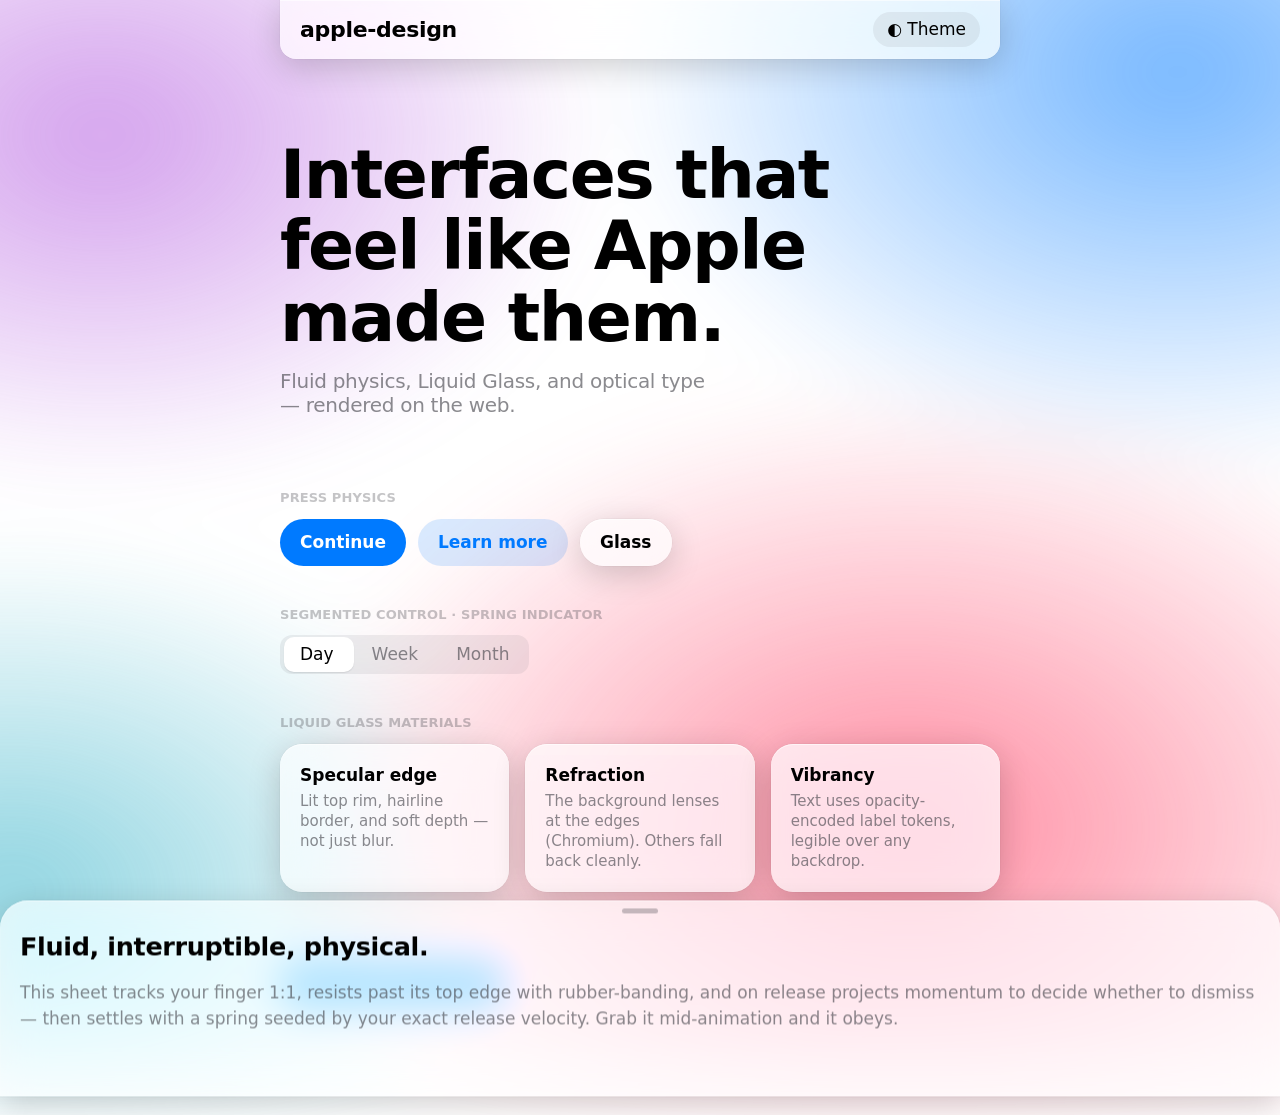
<file: .claude/skills/apple-design-glass/demos/index.html>
<!doctype html>
<html lang="en">
<head>
<meta charset="utf-8" />
<meta name="viewport" content="width=device-width, initial-scale=1, viewport-fit=cover" />
<title>apple-design · showcase</title>

<!-- Validates the real token file works via a relative import. -->
<link rel="stylesheet" href="../assets/tokens.css" />

<!-- SVG refraction filter for the hero Liquid Glass (Chromium enhances; others get clean glass). -->
<svg width="0" height="0" style="position:absolute" aria-hidden="true">
  <filter id="liquid-refraction" x="-20%" y="-20%" width="140%" height="140%">
    <feTurbulence type="fractalNoise" baseFrequency="0.008 0.012" numOctaves="2" seed="4" result="noise"/>
    <feGaussianBlur in="noise" stdDeviation="2" result="soft"/>
    <feDisplacementMap in="SourceGraphic" in2="soft" scale="16" xChannelSelector="R" yChannelSelector="G"/>
  </filter>
</svg>

<style>
  /* ---- page-local material + component styles (reference tokens only) ---- */
  body { min-height: 100vh; }
  .wrap { max-width: 720px; margin: 0 auto; padding: 0 var(--space-6) var(--space-12); }

  /* animated ambient background so glass has something colorful to refract */
  .aurora { position: fixed; inset: -20%; z-index: -1; filter: blur(40px);
    background:
      radial-gradient(40% 40% at 20% 25%, var(--purple), transparent 70%),
      radial-gradient(45% 45% at 80% 20%, var(--blue), transparent 70%),
      radial-gradient(50% 50% at 65% 80%, var(--pink), transparent 70%),
      radial-gradient(40% 40% at 15% 85%, var(--teal), transparent 70%);
    opacity: 0.55; animation: drift 24s ease-in-out infinite alternate; }
  @keyframes drift { to { transform: translate3d(4%, -3%, 0) scale(1.1); } }

  .glass {
    background: var(--material-regular-tint);
    -webkit-backdrop-filter: blur(20px) saturate(180%);
            backdrop-filter: blur(20px) saturate(180%);
    box-shadow:
      inset 0 1px 0 rgba(255,255,255,0.55),
      inset 0 0 0 0.5px rgba(255,255,255,0.18),
      0 0 0 0.5px rgba(0,0,0,0.06),
      var(--shadow-glass);
  }
  @media (prefers-color-scheme: dark) { :root:not([data-theme="light"]) .glass {
    box-shadow: inset 0 1px 0 rgba(255,255,255,0.12), inset 0 0 0 0.5px rgba(255,255,255,0.06),
      0 0 0 0.5px rgba(0,0,0,0.4), var(--shadow-glass); } }
  [data-theme="dark"] .glass { box-shadow: inset 0 1px 0 rgba(255,255,255,0.12),
    inset 0 0 0 0.5px rgba(255,255,255,0.06), 0 0 0 0.5px rgba(0,0,0,0.4), var(--shadow-glass); }
  @supports not ((backdrop-filter: blur(1px)) or (-webkit-backdrop-filter: blur(1px))) {
    .glass { background: color-mix(in srgb, var(--bg) 88%, transparent); } }
  @media (prefers-reduced-transparency: reduce) {
    .glass { background: var(--bg); backdrop-filter: none; -webkit-backdrop-filter: none; } }

  /* nav */
  .nav { position: sticky; top: 0; z-index: 100; display: flex; align-items: center;
    justify-content: space-between; padding: var(--space-4) var(--space-6);
    border-radius: 0 0 var(--radius-lg) var(--radius-lg); margin-bottom: var(--space-8);
    transition: padding var(--duration-base) var(--ease-out); }
  .nav.condensed { padding-block: var(--space-3); }
  .nav-title { font-weight: var(--weight-bold); letter-spacing: var(--tracking-snug);
    font-size: var(--text-title-2); transition: font-size var(--duration-base) var(--ease-out); }
  .nav.condensed .nav-title { font-size: var(--text-headline); }

  /* typography demo */
  .hero { padding: var(--space-10) 0 var(--space-8); }
  .hero h1 { margin: 0; font-size: clamp(2.25rem, 6vw + 1rem, 4.25rem);
    font-weight: var(--weight-bold); letter-spacing: var(--tracking-tight);
    line-height: var(--leading-tight); font-optical-sizing: auto; text-wrap: balance; }
  .hero p { margin: var(--space-5) 0 0; font-size: var(--text-title-3);
    color: var(--label-secondary); letter-spacing: var(--tracking-snug);
    line-height: var(--leading-snug); max-width: 34ch; }

  section { margin-top: var(--space-9); }
  .eyebrow { font-size: var(--text-footnote); font-weight: var(--weight-semibold);
    letter-spacing: var(--tracking-wide); text-transform: uppercase;
    color: var(--label-tertiary); margin: 0 0 var(--space-4); }

  /* buttons */
  .row { display: flex; gap: var(--space-4); flex-wrap: wrap; }
  .btn { font: inherit; font-weight: var(--weight-semibold); border: none; cursor: pointer;
    padding: var(--space-4) var(--space-6); border-radius: var(--radius-capsule);
    color: var(--label);
    transition: transform var(--duration-instant) var(--ease-out), filter var(--duration-instant) var(--ease-out); }
  .btn:active { transform: scale(0.97); }
  .btn:focus-visible { outline: 2px solid var(--accent); outline-offset: 2px; }
  .btn-filled { background: var(--accent); color: #fff; }
  .btn-filled:active { filter: brightness(0.92); }
  .btn-tinted { background: color-mix(in srgb, var(--accent) 15%, transparent); color: var(--accent); }

  /* segmented control */
  .segmented { display: inline-flex; gap: 2px; padding: 2px; background: var(--fill-3);
    border-radius: var(--radius-md); position: relative; }
  .segmented button { position: relative; z-index: 1; border: none; background: none; cursor: pointer;
    font: inherit; font-weight: var(--weight-medium); padding: 6px 18px; border-radius: calc(var(--radius-md) - 2px);
    color: var(--label-secondary); transition: color var(--duration-base) var(--ease-out); }
  .segmented button[aria-selected="true"] { color: var(--label); }
  .segmented .indicator { position: absolute; z-index: 0; top: 2px; bottom: 2px;
    background: var(--bg-tertiary); border-radius: calc(var(--radius-md) - 2px); box-shadow: var(--shadow-1); }

  /* cards */
  .cards { display: grid; grid-template-columns: repeat(auto-fit, minmax(200px, 1fr)); gap: var(--space-5); }
  .card { padding: var(--space-6); border-radius: var(--radius-xl); }
  .card h3 { margin: 0 0 var(--space-2); font-size: var(--text-headline); font-weight: var(--weight-semibold); }
  .card p { margin: 0; color: var(--label-secondary); font-size: var(--text-subhead); line-height: var(--leading-normal); }

  /* bottom sheet */
  .scrim { position: fixed; inset: 0; z-index: 199; background: rgba(0,0,0,0.4); opacity: 0; }
  .sheet { position: fixed; left: 0; right: 0; bottom: 0; z-index: 200; max-height: 80vh;
    border-radius: var(--radius-2xl) var(--radius-2xl) 0 0; padding: 0 var(--space-6) var(--space-10);
    transform: translateY(100%); touch-action: none; will-change: transform; }
  .grabber { width: 36px; height: 5px; border-radius: 999px; background: var(--label-tertiary);
    margin: var(--space-3) auto var(--space-5); }
  .sheet h2 { margin: 0 0 var(--space-3); letter-spacing: var(--tracking-snug); }
  .sheet p { color: var(--label-secondary); line-height: var(--leading-relaxed); }

  .toggle { font: inherit; border: none; background: var(--fill-3); color: var(--label);
    padding: 6px 14px; border-radius: var(--radius-capsule); cursor: pointer; }
</style>
</head>
<body>
<div class="aurora"></div>

<div class="wrap">
  <header class="nav glass" id="nav">
    <span class="nav-title">apple-design</span>
    <button class="toggle" id="theme">◐ Theme</button>
  </header>

  <div class="hero">
    <h1>Interfaces that feel like Apple made them.</h1>
    <p>Fluid physics, Liquid Glass, and optical type — rendered on the web.</p>
  </div>

  <section>
    <p class="eyebrow">Press physics</p>
    <div class="row">
      <button class="btn btn-filled">Continue</button>
      <button class="btn btn-tinted">Learn more</button>
      <button class="btn glass">Glass</button>
    </div>
  </section>

  <section>
    <p class="eyebrow">Segmented control · spring indicator</p>
    <div class="segmented" id="seg">
      <span class="indicator" id="seg-ind"></span>
      <button aria-selected="true">Day</button>
      <button aria-selected="false">Week</button>
      <button aria-selected="false">Month</button>
    </div>
  </section>

  <section>
    <p class="eyebrow">Liquid Glass materials</p>
    <div class="cards">
      <div class="card glass"><h3>Specular edge</h3><p>Lit top rim, hairline border, and soft depth — not just blur.</p></div>
      <div class="card glass" style="backdrop-filter:blur(16px) saturate(180%) url(#liquid-refraction); -webkit-backdrop-filter:blur(16px) saturate(180%);"><h3>Refraction</h3><p>The background lenses at the edges (Chromium). Others fall back cleanly.</p></div>
      <div class="card glass"><h3>Vibrancy</h3><p>Text uses opacity-encoded label tokens, legible over any backdrop.</p></div>
    </div>
  </section>

  <section>
    <p class="eyebrow">Gesture physics</p>
    <div class="row">
      <button class="btn btn-filled" id="open-sheet">Show bottom sheet</button>
    </div>
    <p style="color:var(--label-tertiary); font-size:var(--text-footnote); margin-top:var(--space-4)">
      Drag it down to dismiss — a fast flick throws it, a slow tug rubber-bands and springs back.
    </p>
  </section>
</div>

<div class="scrim" id="scrim" hidden></div>
<aside class="sheet glass" id="sheet" role="dialog" aria-modal="true" aria-label="Details">
  <div class="grabber"></div>
  <h2>Fluid, interruptible, physical.</h2>
  <p>This sheet tracks your finger 1:1, resists past its top edge with rubber-banding,
     and on release projects momentum to decide whether to dismiss — then settles with a
     spring seeded by your exact release velocity. Grab it mid-animation and it obeys.</p>
</aside>

<script>
/* ---- tiny interruptible spring (rAF) — no dependencies -------------------- */
function spring(from, to, velocity, opts, onUpdate, onDone) {
  const stiffness = opts.stiffness ?? 190, damping = opts.damping ?? 26, mass = opts.mass ?? 1;
  let x = from, v = velocity, last = performance.now(), raf;
  function step(now) {
    const dt = Math.min((now - last) / 1000, 1 / 30); last = now;
    const a = (-stiffness * (x - to) - damping * v) / mass;
    v += a * dt; x += v * dt;
    onUpdate(x);
    if (Math.abs(v) < 0.6 && Math.abs(x - to) < 0.4) { onUpdate(to); onDone && onDone(); return; }
    raf = requestAnimationFrame(step);
  }
  raf = requestAnimationFrame(step);
  return () => cancelAnimationFrame(raf);   // cancel = interruptible
}

/* ---- nav condense on scroll ---------------------------------------------- */
const nav = document.getElementById("nav");
addEventListener("scroll", () => nav.classList.toggle("condensed", scrollY > 40), { passive: true });

/* ---- theme toggle -------------------------------------------------------- */
document.getElementById("theme").addEventListener("click", () => {
  const cur = document.documentElement.getAttribute("data-theme");
  const next = cur === "dark" ? "light" : cur === "light" ? "dark"
    : (matchMedia("(prefers-color-scheme: dark)").matches ? "light" : "dark");
  document.documentElement.setAttribute("data-theme", next);
});
// Shareable theme via ?theme=light|dark (also drives the README screenshots).
{ const t = new URLSearchParams(location.search).get("theme");
  if (t === "light" || t === "dark") document.documentElement.setAttribute("data-theme", t); }

/* ---- segmented control: spring the indicator ----------------------------- */
const seg = document.getElementById("seg"), ind = document.getElementById("seg-ind");
const segBtns = [...seg.querySelectorAll("button")];
let cancelSeg;
function moveIndicator(btn, animate) {
  const r = btn.getBoundingClientRect(), sr = seg.getBoundingClientRect();
  const left = r.left - sr.left, width = r.width;
  ind.style.width = width + "px";
  const target = left;
  const current = parseFloat(ind.dataset.x || "2");
  cancelSeg && cancelSeg();
  if (!animate) { ind.style.transform = `translateX(${target}px)`; ind.dataset.x = target; return; }
  cancelSeg = spring(current, target, 0, { stiffness: 320, damping: 30 }, (x) => {
    ind.style.transform = `translateX(${x}px)`; ind.dataset.x = x;
  });
}
segBtns.forEach((b) => b.addEventListener("click", () => {
  segBtns.forEach((x) => x.setAttribute("aria-selected", x === b));
  moveIndicator(b, true);
}));
addEventListener("load", () => moveIndicator(segBtns[0], false));
addEventListener("resize", () => moveIndicator(seg.querySelector('[aria-selected="true"]'), false));

/* ---- bottom sheet: full gesture physics ---------------------------------- */
const sheet = document.getElementById("sheet"), scrim = document.getElementById("scrim");
const rubber = (o, dim, c = 0.55) => (o * dim * c) / (dim + c * Math.abs(o));
const project = (vel, d = 0.998) => (vel / 1000) * d / (1 - d);
let H = 0, startY = 0, curY = 0, samples = [], cancelSheet, dragging = false;
const setY = (y) => { curY = y; sheet.style.transform = `translateY(${y}px)`; };

function openSheet() {
  scrim.hidden = false; H = sheet.offsetHeight;
  cancelSheet && cancelSheet(); setY(H);
  cancelSheet = spring(H, 0, 0, { stiffness: 190, damping: 24 }, setY);
  scrim.animate([{ opacity: 0 }, { opacity: 1 }], { duration: 300, fill: "forwards" });
}
function closeSheet(velocity = 0) {
  cancelSheet && cancelSheet();
  cancelSheet = spring(curY, H, velocity, { stiffness: 190, damping: 26 }, setY, () => { scrim.hidden = true; });
  scrim.animate([{ opacity: getComputedStyle(scrim).opacity }, { opacity: 0 }], { duration: 250, fill: "forwards" });
}
document.getElementById("open-sheet").addEventListener("click", openSheet);
scrim.addEventListener("click", () => closeSheet());

sheet.addEventListener("pointerdown", (e) => {
  sheet.setPointerCapture(e.pointerId); cancelSheet && cancelSheet();
  dragging = true; startY = e.clientY - curY; samples = [{ y: curY, t: e.timeStamp }];
});
sheet.addEventListener("pointermove", (e) => {
  if (!dragging) return;
  let y = e.clientY - startY;
  if (y < 0) y = -rubber(-y, H);          // resist past the top edge
  setY(y);
  samples.push({ y, t: e.timeStamp }); if (samples.length > 5) samples.shift();
});
sheet.addEventListener("pointerup", (e) => {
  if (!dragging) return; dragging = false; sheet.releasePointerCapture(e.pointerId);
  const a = samples[0], b = samples[samples.length - 1];
  const vel = (b.t !== a.t) ? (b.y - a.y) / ((b.t - a.t) / 1000) : 0;   // px/s
  const landing = curY + project(vel);
  if (landing > H * 0.5 || vel > 800) closeSheet(vel);
  else cancelSheet = spring(curY, 0, vel, { stiffness: 200, damping: 26 }, setY);
});
</script>
</body>
</html>
</file>
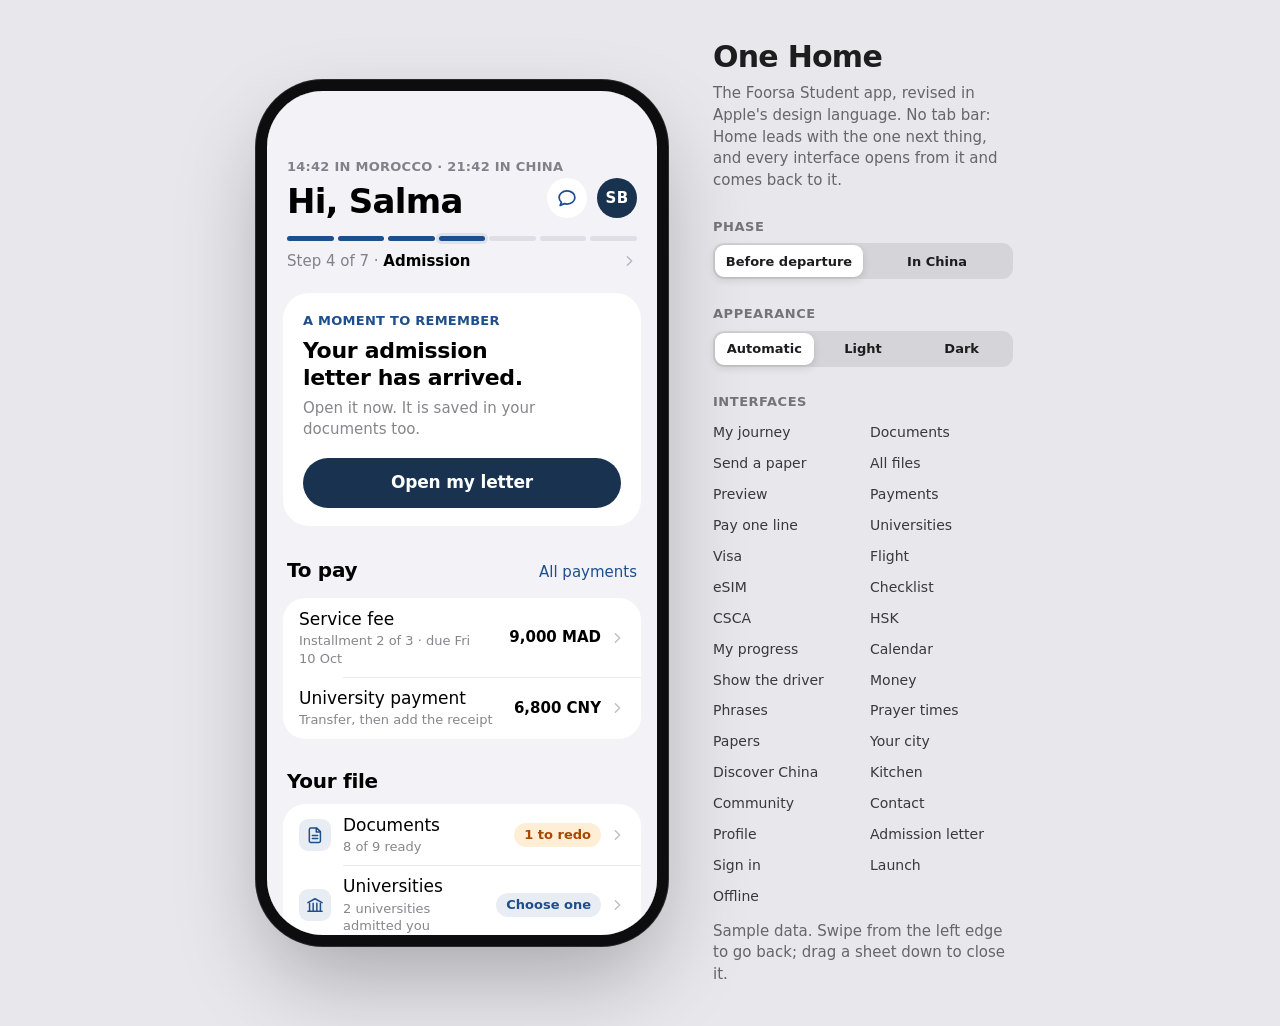
<file: design/apple-revision/prototype.html>
<!doctype html>
<html lang="en" data-phase="before">
<head>
<meta charset="utf-8">
<meta name="viewport" content="width=device-width, initial-scale=1, viewport-fit=cover">
<meta name="color-scheme" content="light dark">
<title>Foorsa One Home</title>
<meta name="description" content="A proposal for the Foorsa Student app in Apple's design language: no tab bar, one Home, every interface one tap away.">
<style>
/* ==========================================================================
   Foorsa Student — "One Home"
   Token layer: .claude/skills/apple-design-glass/assets/tokens.css, narrowed
   to what this app needs and given one brand voice: Foorsa navy. Colour marks
   status only, and always next to a word.
   ========================================================================== */
:root {
  --font-sans: -apple-system, BlinkMacSystemFont, "SF Pro Text", "SF Pro Display",
    "Helvetica Neue", "Segoe UI", system-ui, sans-serif;
  --font-rounded: "SF Pro Rounded", -apple-system, BlinkMacSystemFont, system-ui, sans-serif;
  --font-mono: "SF Mono", ui-monospace, Menlo, monospace;
  --font-han: "PingFang SC", "Hiragino Sans GB", "Noto Sans SC", "Microsoft YaHei", sans-serif;

  /* Type: each style is a set (size + weight + tracking + leading). */
  --text-large-title: 2.125rem; /* 34 */
  --text-title-1: 1.75rem;      /* 28 */
  --text-title-2: 1.375rem;     /* 22 */
  --text-title-3: 1.25rem;      /* 20 */
  --text-body: 1.0625rem;       /* 17 */
  --text-callout: 1rem;         /* 16 */
  --text-subhead: 0.9375rem;    /* 15 */
  --text-footnote: 0.8125rem;   /* 13 */
  --text-caption: 0.75rem;      /* 12 */
  --tracking-tight: -0.022em;
  --tracking-snug: -0.014em;
  --tracking-wide: 0.01em;

  /* Shape: one card radius, one control radius, capsules for buttons. */
  --r-card: 22px;
  --r-icon: 9px;
  --r-field: 14px;
  --gutter: 16px;

  --ease-out: cubic-bezier(0.23, 1, 0.32, 1);

  /* Brand */
  --brand: #183250;
  --brand-deep: #0b1220;

  /* Light */
  --bg: #f2f2f7;
  --bg-elevated: #ffffff;
  --bg-sheet: #f2f2f7;
  --bg-inset: #f2f2f7;
  --label: #000000;
  --label-2: rgba(60, 60, 67, 0.62);
  --label-3: rgba(60, 60, 67, 0.32);
  --separator: rgba(60, 60, 67, 0.2);
  --fill-2: rgba(120, 120, 128, 0.16);
  --fill-3: rgba(120, 120, 128, 0.12);
  --fill-4: rgba(120, 120, 128, 0.08);

  --tint: #1f4e8c;
  --tint-soft: rgba(31, 78, 140, 0.1);
  --button: #183250;
  --button-label: #ffffff;

  --ok: #1d7a35;      --ok-soft: rgba(52, 199, 89, 0.15);
  --warn: #a84700;    --warn-soft: rgba(255, 149, 0, 0.16);
  --info: #3b47b0;    --info-soft: rgba(88, 86, 214, 0.12);
  --danger: #d70015;  --danger-soft: rgba(255, 59, 48, 0.12);

  /* Liquid glass (floating chrome only — never content). */
  --glass-tint: rgba(255, 255, 255, 0.64);
  --glass-spec: rgba(255, 255, 255, 0.85);
  --glass-rim-in: rgba(255, 255, 255, 0.35);
  --glass-rim: rgba(0, 0, 0, 0.07);
  --glass-shadow: 0 6px 22px rgba(0, 0, 0, 0.1);
  --edge-blur: rgba(242, 242, 247, 0.6);

  --desk: #e7e7ec;
  --desk-ink: #1d1d1f;
  color-scheme: light;
}

@media (prefers-color-scheme: dark) {
  :root:not([data-theme="light"]) {
    --bg: #000000;
    --bg-elevated: #1c1c1e;
    --bg-sheet: #1c1c1e;
    --bg-inset: #2c2c2e;
    --label: #ffffff;
    --label-2: rgba(235, 235, 245, 0.64);
    --label-3: rgba(235, 235, 245, 0.32);
    --separator: rgba(84, 84, 88, 0.62);
    --fill-2: rgba(120, 120, 128, 0.32);
    --fill-3: rgba(120, 120, 128, 0.24);
    --fill-4: rgba(120, 120, 128, 0.18);
    --tint: #8cb6f0;
    --tint-soft: rgba(140, 182, 240, 0.16);
    --button: #f2f4f8;
    --button-label: #0b1220;
    --ok: #30d158;      --ok-soft: rgba(48, 209, 88, 0.18);
    --warn: #ffa31a;    --warn-soft: rgba(255, 159, 10, 0.18);
    --info: #a5a9ff;    --info-soft: rgba(94, 92, 230, 0.24);
    --danger: #ff6961;  --danger-soft: rgba(255, 69, 58, 0.2);
    --glass-tint: rgba(44, 44, 46, 0.55);
    --glass-spec: rgba(255, 255, 255, 0.16);
    --glass-rim-in: rgba(255, 255, 255, 0.07);
    --glass-rim: rgba(0, 0, 0, 0.5);
    --glass-shadow: 0 6px 22px rgba(0, 0, 0, 0.45);
    --edge-blur: rgba(0, 0, 0, 0.55);
    --desk: #111113;
    --desk-ink: #f5f5f7;
    color-scheme: dark;
  }
}
:root[data-theme="dark"] {
  --bg: #000000;
  --bg-elevated: #1c1c1e;
  --bg-sheet: #1c1c1e;
  --bg-inset: #2c2c2e;
  --label: #ffffff;
  --label-2: rgba(235, 235, 245, 0.64);
  --label-3: rgba(235, 235, 245, 0.32);
  --separator: rgba(84, 84, 88, 0.62);
  --fill-2: rgba(120, 120, 128, 0.32);
  --fill-3: rgba(120, 120, 128, 0.24);
  --fill-4: rgba(120, 120, 128, 0.18);
  --tint: #8cb6f0;
  --tint-soft: rgba(140, 182, 240, 0.16);
  --button: #f2f4f8;
  --button-label: #0b1220;
  --ok: #30d158;      --ok-soft: rgba(48, 209, 88, 0.18);
  --warn: #ffa31a;    --warn-soft: rgba(255, 159, 10, 0.18);
  --info: #a5a9ff;    --info-soft: rgba(94, 92, 230, 0.24);
  --danger: #ff6961;  --danger-soft: rgba(255, 69, 58, 0.2);
  --glass-tint: rgba(44, 44, 46, 0.55);
  --glass-spec: rgba(255, 255, 255, 0.16);
  --glass-rim-in: rgba(255, 255, 255, 0.07);
  --glass-rim: rgba(0, 0, 0, 0.5);
  --glass-shadow: 0 6px 22px rgba(0, 0, 0, 0.45);
  --edge-blur: rgba(0, 0, 0, 0.55);
  --desk: #111113;
  --desk-ink: #f5f5f7;
  color-scheme: dark;
}

/* ---------- Base ------------------------------------------------------------ */
*, *::before, *::after { box-sizing: border-box; }
html { -webkit-text-size-adjust: 100%; height: 100%; }
body {
  margin: 0;
  min-height: 100%;
  font-family: var(--font-sans);
  font-size: var(--text-body);
  line-height: 1.35;
  font-optical-sizing: auto;
  -webkit-font-smoothing: antialiased;
  text-rendering: optimizeLegibility;
  color: var(--label);
  background: var(--desk);
  transition: background-color 0.3s var(--ease-out);
}
button, input, textarea { font: inherit; color: inherit; }
button { cursor: pointer; -webkit-tap-highlight-color: transparent; }
a { color: var(--tint); text-decoration: none; }
svg { display: block; flex: none; }
:focus-visible { outline: 2px solid var(--tint); outline-offset: 2px; }
[hidden] { display: none !important; }
.sr-only { position: absolute; width: 1px; height: 1px; overflow: hidden; clip: rect(0 0 0 0); white-space: nowrap; }
.num { font-variant-numeric: tabular-nums; }

/* ---------- Desk: phone frame on a wide screen, the phone itself on a phone */
.desk {
  min-height: 100dvh;
  display: flex;
  align-items: center;
  justify-content: center;
  gap: 56px;
  padding: 40px 24px;
}
.device {
  position: relative;
  flex: none;
  width: 390px;
  height: 844px;
  border-radius: 56px;
  overflow: hidden;
  background: var(--bg);
  box-shadow:
    0 0 0 11px #0d0d0f,
    0 0 0 12px #2b2b30,
    0 40px 90px rgba(0, 0, 0, 0.28);
  isolation: isolate;
}
#app {
  position: absolute;
  inset: 0;
  overflow: hidden;
  background: #000;
  --safe-top: 54px;
  --safe-bottom: 30px;
}
@media (max-width: 600px) {
  .desk { display: block; padding: 0; }
  .device { width: 100%; height: 100dvh; border-radius: 0; box-shadow: none; }
  #app {
    --safe-top: max(env(safe-area-inset-top), 24px);
    --safe-bottom: max(env(safe-area-inset-bottom), 12px);
  }
  .proto-panel { display: none; }
}

/* ---------- Layers ------------------------------------------------------------ */
.layer {
  position: absolute;
  inset: 0;
  background: var(--bg);
  overflow: hidden;
  will-change: transform;
}
.layer > .scrim {
  position: absolute;
  inset: 0;
  background: #000;
  opacity: 0;
  pointer-events: none;
  z-index: 80;
}
.layer.push {
  box-shadow: calc(var(--edge, 0) * -6px) 0 28px rgba(0, 0, 0, calc(var(--edge, 0) * 0.14));
}
.edge-swipe {
  position: absolute;
  left: 0;
  top: 0;
  bottom: 0;
  width: 22px;
  z-index: 40;
  touch-action: none;
}
.scroll {
  position: absolute;
  inset: 0;
  overflow-y: auto;
  overflow-x: hidden;
  overscroll-behavior-y: contain;
  -webkit-overflow-scrolling: touch;
  padding: calc(var(--safe-top) + 48px) 0 calc(var(--safe-bottom) + 40px);
  scrollbar-width: none;
}
.scroll::-webkit-scrollbar { display: none; }

/* ---------- Floating chrome: glass buttons + a scroll-edge, never a bar ---- */
.nav {
  position: absolute;
  inset: 0 0 auto 0;
  z-index: 30;
  height: calc(var(--safe-top) + 52px);
  padding: var(--safe-top) 12px 0;
  display: grid;
  grid-template-columns: 1fr auto 1fr;
  align-items: center;
  pointer-events: none;
}
.nav > * { pointer-events: auto; }
.nav::before {
  content: "";
  position: absolute;
  inset: 0 0 -18px 0;
  z-index: -1;
  background: var(--edge-blur);
  -webkit-backdrop-filter: blur(14px) saturate(170%);
  backdrop-filter: blur(14px) saturate(170%);
  -webkit-mask-image: linear-gradient(#000 62%, transparent);
  mask-image: linear-gradient(#000 62%, transparent);
  opacity: 0;
  transition: opacity 0.22s var(--ease-out);
}
.is-scrolled .nav::before { opacity: 1; }
.nav-title {
  font-size: var(--text-body);
  font-weight: 600;
  letter-spacing: -0.01em;
  opacity: 0;
  transform: translateY(6px);
  transition: opacity 0.22s var(--ease-out), transform 0.22s var(--ease-out);
  white-space: nowrap;
  max-width: 220px;
  overflow: hidden;
  text-overflow: ellipsis;
}
.is-scrolled .nav-title { opacity: 1; transform: none; }
.nav-end { justify-self: end; display: flex; gap: 8px; }
.nav-start { justify-self: start; display: flex; gap: 8px; }

.glass {
  background: var(--glass-tint);
  -webkit-backdrop-filter: blur(18px) saturate(180%);
  backdrop-filter: blur(18px) saturate(180%);
  box-shadow:
    inset 0 1px 0 var(--glass-spec),
    inset 0 0 0 0.5px var(--glass-rim-in),
    0 0 0 0.5px var(--glass-rim),
    var(--glass-shadow);
}
.glass-btn {
  width: 44px;
  height: 44px;
  border: 0;
  border-radius: 50%;
  display: grid;
  place-items: center;
  color: var(--label);
  padding: 0;
  transition: transform 0.1s var(--ease-out);
}
.glass-pill {
  height: 44px;
  border: 0;
  border-radius: 999px;
  padding: 0 18px;
  font-size: var(--text-body);
  font-weight: 600;
  color: var(--label);
  transition: transform 0.1s var(--ease-out);
}
.glass-btn:active, .glass-pill:active { transform: scale(0.94); }

/* ---------- Type roles ------------------------------------------------------ */
.large-title {
  margin: 0;
  padding: 0 20px;
  font-size: var(--text-large-title);
  line-height: 1.12;
  font-weight: 700;
  letter-spacing: var(--tracking-tight);
  text-wrap: balance;
}
.lede {
  margin: 6px 20px 0;
  font-size: var(--text-subhead);
  line-height: 1.38;
  color: var(--label-2);
  text-wrap: pretty;
}
.eyebrow {
  font-size: var(--text-footnote);
  line-height: 1.3;
  font-weight: 600;
  letter-spacing: 0.02em;
  text-transform: uppercase;
  color: var(--label-2);
}
.title-2 { font-size: var(--text-title-2); line-height: 1.24; font-weight: 700; letter-spacing: var(--tracking-snug); }
.title-3 { font-size: var(--text-title-3); line-height: 1.25; font-weight: 700; letter-spacing: var(--tracking-snug); }
.headline { font-size: var(--text-body); line-height: 1.3; font-weight: 600; letter-spacing: -0.01em; }
.subhead { font-size: var(--text-subhead); line-height: 1.38; }
.footnote { font-size: var(--text-footnote); line-height: 1.38; letter-spacing: var(--tracking-wide); color: var(--label-2); }
.caption { font-size: var(--text-caption); line-height: 1.33; letter-spacing: var(--tracking-wide); color: var(--label-2); }
.secondary { color: var(--label-2); }
.tint { color: var(--tint); }

/* ---------- Sections -------------------------------------------------------- */
.section { margin-top: 30px; }
.section-head {
  display: flex;
  align-items: baseline;
  justify-content: space-between;
  gap: 12px;
  padding: 0 20px 10px;
}
.section-head .title-3 { margin: 0; }
.section-link {
  border: 0;
  background: none;
  padding: 6px 0;
  font-size: var(--text-subhead);
  color: var(--tint);
}
.section-note {
  margin: 8px 20px 0;
  font-size: var(--text-footnote);
  line-height: 1.38;
  color: var(--label-2);
  text-wrap: pretty;
}

/* ---------- Grouped list (one surface, hairlines inside) -------------------- */
.group {
  margin: 0 var(--gutter);
  background: var(--bg-elevated);
  border-radius: var(--r-card);
  overflow: hidden;
}
.group-label {
  margin: 0 32px 8px;
  font-size: var(--text-footnote);
  font-weight: 600;
  letter-spacing: 0.02em;
  text-transform: uppercase;
  color: var(--label-2);
}
.row {
  position: relative;
  display: flex;
  align-items: center;
  gap: 12px;
  width: 100%;
  min-height: 56px;
  padding: 10px 16px;
  border: 0;
  background: transparent;
  text-align: left;
  transition: background-color 0.12s var(--ease-out);
}
button.row:active, a.row:active { background: var(--fill-4); }
.row + .row::before {
  content: "";
  position: absolute;
  top: 0;
  right: 0;
  left: var(--rule-inset, 60px);
  height: 1px;
  transform: scaleY(0.5);
  transform-origin: top;
  background: var(--separator);
}
.group.plain .row { --rule-inset: 16px; }
.row-icon {
  width: 32px;
  height: 32px;
  flex: none;
  border-radius: var(--r-icon);
  display: grid;
  place-items: center;
  color: var(--tint);
  background: var(--tint-soft);
}
.row-main { flex: 1; min-width: 0; }
.row-title { font-size: var(--text-body); line-height: 1.3; }
.row-title.strong { font-weight: 600; }
.row-sub {
  margin-top: 2px;
  font-size: var(--text-footnote);
  line-height: 1.35;
  color: var(--label-2);
  text-wrap: pretty;
}
.row-trail {
  display: flex;
  align-items: center;
  gap: 8px;
  flex: none;
  color: var(--label-2);
  font-size: var(--text-subhead);
  text-align: right;
}
.row-trail .amount { color: var(--label); font-weight: 600; font-variant-numeric: tabular-nums; }
.chev { color: var(--label-3); }

/* ---------- Cards ----------------------------------------------------------- */
.card {
  margin: 0 var(--gutter);
  padding: 20px;
  background: var(--bg-elevated);
  border-radius: var(--r-card);
}
.card + .card { margin-top: 12px; }

/* ---------- Buttons --------------------------------------------------------- */
.btn {
  display: inline-flex;
  align-items: center;
  justify-content: center;
  gap: 8px;
  min-height: 50px;
  padding: 0 24px;
  border: 0;
  border-radius: 999px;
  font-size: var(--text-body);
  font-weight: 600;
  letter-spacing: -0.01em;
  background: var(--button);
  color: var(--button-label);
  transition: transform 0.1s var(--ease-out), opacity 0.2s var(--ease-out);
}
.btn:active { transform: scale(0.97); }
.btn[disabled] { background: var(--fill-3); color: var(--label-3); pointer-events: none; }
.btn.block { width: 100%; }
.btn.secondary { background: var(--fill-3); color: var(--tint); }
.btn.plain { background: none; color: var(--tint); min-height: 44px; padding: 0 8px; }
.btn.small { min-height: 34px; padding: 0 14px; font-size: var(--text-subhead); }
.btn.danger { background: var(--danger-soft); color: var(--danger); }
.btn-row { display: flex; gap: 10px; }
.btn-row > .btn { flex: 1; }

/* ---------- Status: a word, coloured; never colour alone -------------------- */
.status {
  display: inline-flex;
  align-items: center;
  gap: 5px;
  height: 24px;
  padding: 0 10px;
  border-radius: 999px;
  font-size: var(--text-footnote);
  font-weight: 600;
  white-space: nowrap;
}
.status.add { color: var(--tint); background: var(--tint-soft); }
.status.redo { color: var(--warn); background: var(--warn-soft); }
.status.checking { color: var(--info); background: var(--info-soft); }
.status.ok { color: var(--ok); background: var(--ok-soft); }
.status.none { color: var(--label-2); background: var(--fill-4); }

/* ---------- Segmented control ----------------------------------------------- */
.segmented {
  position: relative;
  display: grid;
  grid-auto-flow: column;
  grid-auto-columns: 1fr;
  padding: 2px;
  border-radius: 11px;
  background: var(--fill-3);
}
.segmented button {
  position: relative;
  z-index: 1;
  min-height: 32px;
  border: 0;
  background: none;
  font-size: var(--text-footnote);
  font-weight: 600;
  color: var(--label);
}
.segmented-pane {
  position: absolute;
  top: 2px;
  bottom: 2px;
  left: 2px;
  border-radius: 9px;
  background: var(--bg-elevated);
  box-shadow: 0 3px 8px rgba(0, 0, 0, 0.12), 0 0 0 0.5px rgba(0, 0, 0, 0.04);
  will-change: transform;
}
:root[data-theme="dark"] .segmented-pane { background: #636366; }
@media (prefers-color-scheme: dark) { :root:not([data-theme="light"]) .segmented-pane { background: #636366; } }

/* ---------- Switch ------------------------------------------------------------ */
.switch {
  position: relative;
  width: 51px;
  height: 31px;
  flex: none;
  border: 0;
  border-radius: 999px;
  background: var(--fill-2);
  padding: 0;
  transition: background-color 0.25s var(--ease-out);
}
.switch::after {
  content: "";
  position: absolute;
  top: 2px;
  left: 2px;
  width: 27px;
  height: 27px;
  border-radius: 50%;
  background: #fff;
  box-shadow: 0 3px 8px rgba(0, 0, 0, 0.15), 0 0 0 0.5px rgba(0, 0, 0, 0.04);
  transition: transform 0.3s cubic-bezier(0.3, 1.3, 0.5, 1);
}
.switch[aria-checked="true"] { background: #34c759; }
.switch[aria-checked="true"]::after { transform: translateX(20px); }

/* ---------- Sheets ------------------------------------------------------------ */
.layer.sheet {
  inset: auto 0 0 0;
  top: calc(var(--safe-top) + 10px);
  z-index: 60;
  display: flex;
  flex-direction: column;
  background: var(--bg-sheet);
  border-radius: 28px 28px 0 0;
  box-shadow: 0 -10px 40px rgba(0, 0, 0, 0.16);
}
.layer.sheet.fit { top: auto; max-height: calc(100% - var(--safe-top) - 10px); }
.sheet-grip {
  position: relative;
  flex: none;
  display: grid;
  grid-template-columns: 1fr auto 1fr;
  align-items: center;
  gap: 8px;
  padding: 14px 12px 6px;
  touch-action: none;
}
.sheet-grip::before {
  content: "";
  position: absolute;
  top: 6px;
  left: 50%;
  width: 36px;
  height: 5px;
  margin-left: -18px;
  border-radius: 3px;
  background: var(--label-3);
}
.sheet-title { font-size: var(--text-body); font-weight: 600; text-align: center; }
.sheet-grip .glass-btn, .sheet-grip .glass-pill { box-shadow: none; background: var(--fill-3); -webkit-backdrop-filter: none; backdrop-filter: none; }
.sheet-grip .glass-btn { width: 36px; height: 36px; }
.sheet-grip .glass-pill { height: 36px; padding: 0 14px; font-size: var(--text-subhead); }
.sheet-scroll {
  flex: 1;
  min-height: 0;
  overflow-y: auto;
  overscroll-behavior-y: contain;
  padding: 4px 0 calc(var(--safe-bottom) + 24px);
  scrollbar-width: none;
}
.sheet-scroll::-webkit-scrollbar { display: none; }
.sheet .group, .sheet .card { background: var(--bg-elevated); }
:root[data-theme="dark"] .sheet .group, :root[data-theme="dark"] .sheet .card { background: var(--bg-inset); }
@media (prefers-color-scheme: dark) {
  :root:not([data-theme="light"]) .sheet .group, :root:not([data-theme="light"]) .sheet .card { background: var(--bg-inset); }
}

/* ---------- Covers ----------------------------------------------------------- */
.layer.cover { z-index: 70; transform-origin: 0 0; }
.cover-close { position: absolute; z-index: 20; top: calc(var(--safe-top) + 4px); left: 12px; }

/* ---------- Toast ------------------------------------------------------------- */
.toast {
  position: absolute;
  z-index: 200;
  top: calc(var(--safe-top) + 6px);
  left: 50%;
  display: flex;
  align-items: center;
  gap: 8px;
  padding: 0 18px;
  height: 44px;
  border-radius: 999px;
  font-size: var(--text-subhead);
  font-weight: 600;
  opacity: 0;
  transform: translate3d(-50%, -24px, 0);
  pointer-events: none;
  white-space: nowrap;
}

/* ---------- Phase: what Home shows before departure vs in China ------------- */
:root[data-phase="before"] .when-china,
:root[data-phase="china"] .when-before { display: none !important; }

/* ---------- Accessibility preferences ---------------------------------------- */
@media (prefers-reduced-transparency: reduce) {
  .glass, .nav::before, .toast {
    background: var(--bg-elevated) !important;
    -webkit-backdrop-filter: none !important;
    backdrop-filter: none !important;
  }
}
@media (prefers-contrast: more) {
  .glass { box-shadow: 0 0 0 1px var(--label) !important; }
  .group, .card, .tile { box-shadow: 0 0 0 1px var(--separator); }
}
@media (prefers-reduced-motion: reduce) {
  *, *::before, *::after { transition-duration: 0.01ms !important; animation-duration: 0.01ms !important; }
}

/* ==========================================================================
   Screen components. Each interface gets a layout that fits what it holds —
   a hub, a list, a pass, a timeline, a poster — all from the same few tokens.
   ========================================================================== */

/* ---------- Home ------------------------------------------------------------ */
#home .scroll { padding-top: 0; }
.home-edge {
  position: absolute;
  inset: 0 0 auto 0;
  height: calc(var(--safe-top) + 6px);
  z-index: 30;
  pointer-events: none;
  background: var(--edge-blur);
  -webkit-backdrop-filter: blur(14px) saturate(170%);
  backdrop-filter: blur(14px) saturate(170%);
  -webkit-mask-image: linear-gradient(#000 55%, transparent);
  mask-image: linear-gradient(#000 55%, transparent);
  opacity: 0;
  transition: opacity 0.22s var(--ease-out);
}
#home.is-scrolled .home-edge { opacity: 1; }
.home-head { padding: calc(var(--safe-top) + 14px) 20px 0; }
.home-title-row {
  display: flex;
  align-items: flex-end;
  justify-content: space-between;
  gap: 12px;
  margin-top: 2px;
}
.home-title-row .large-title { padding: 0; }
.home-actions { display: flex; gap: 10px; padding-bottom: 2px; }
.icon-btn {
  width: 40px;
  height: 40px;
  border: 0;
  border-radius: 50%;
  display: grid;
  place-items: center;
  padding: 0;
  color: var(--tint);
  background: var(--bg-elevated);
  transition: transform 0.1s var(--ease-out);
}
.icon-btn:active { transform: scale(0.92); }
.avatar {
  width: 40px;
  height: 40px;
  border: 0;
  border-radius: 50%;
  padding: 0;
  display: grid;
  place-items: center;
  font-size: 15px;
  font-weight: 600;
  letter-spacing: 0.02em;
  color: #fff;
  background: var(--brand);
  transition: transform 0.1s var(--ease-out);
}
.avatar:active { transform: scale(0.92); }
:root[data-theme="dark"] .avatar { background: #2c5282; }
@media (prefers-color-scheme: dark) { :root:not([data-theme="light"]) .avatar { background: #2c5282; } }
.avatar.large { width: 84px; height: 84px; font-size: 30px; }

/* The journey, in one line: seven segments and where you are. */
.rail-link {
  display: block;
  width: calc(100% - 40px);
  margin: 16px 20px 0;
  padding: 0;
  border: 0;
  background: none;
  text-align: left;
  transition: opacity 0.12s var(--ease-out);
}
.rail-link:active { opacity: 0.6; }
.rail {
  display: grid;
  grid-template-columns: repeat(7, minmax(0, 1fr));
  gap: 4px;
}
.rail i {
  height: 5px;
  border-radius: 3px;
  background: var(--fill-2);
}
.rail i.done { background: var(--tint); }
.rail i.now { background: var(--tint); box-shadow: 0 0 0 3px var(--tint-soft); }
.rail-caption {
  display: flex;
  align-items: center;
  justify-content: space-between;
  margin-top: 10px;
  font-size: var(--text-subhead);
  color: var(--label-2);
}
.rail-caption strong { color: var(--label); font-weight: 600; }

/* The one next thing. */
.hero {
  margin: 22px var(--gutter) 0;
  padding: 20px 20px 18px;
  border-radius: 26px;
  background: var(--bg-elevated);
}
.hero .eyebrow { color: var(--tint); }
.hero-title {
  margin: 8px 0 0;
  font-size: var(--text-title-2);
  line-height: 1.22;
  font-weight: 700;
  letter-spacing: var(--tracking-snug);
  text-wrap: balance;
}
.hero-body {
  margin: 6px 0 0;
  font-size: var(--text-subhead);
  line-height: 1.4;
  color: var(--label-2);
  text-wrap: pretty;
}
.hero .btn { margin-top: 18px; }
.hero-meta {
  display: flex;
  gap: 18px;
  margin-top: 14px;
}
.hero-meta div { min-width: 0; }
.hero-meta dt { font-size: var(--text-caption); color: var(--label-2); letter-spacing: var(--tracking-wide); }
.hero-meta dd { margin: 2px 0 0; font-size: var(--text-body); font-weight: 600; font-variant-numeric: tabular-nums; }

/* Tiles: the study pair, tools, China life. */
.tiles {
  display: grid;
  grid-template-columns: repeat(2, minmax(0, 1fr));
  gap: 12px;
  margin: 0 var(--gutter);
}
.tile {
  position: relative;
  display: flex;
  flex-direction: column;
  align-items: flex-start;
  gap: 12px;
  min-height: 132px;
  padding: 16px;
  border: 0;
  border-radius: var(--r-card);
  background: var(--bg-elevated);
  text-align: left;
  transition: transform 0.12s var(--ease-out);
}
.tile:active { transform: scale(0.97); }
.tile.wide { grid-column: 1 / -1; min-height: 0; flex-direction: row; align-items: center; }
/* Tools: titles line up across a row; the icon leads, the words follow it. */
.tiles.tools .tile { min-height: 0; gap: 10px; }
.tiles.tools .tile-text { margin-top: 0; }
.tile-icon {
  width: 38px;
  height: 38px;
  border-radius: 11px;
  display: grid;
  place-items: center;
  color: var(--tint);
  background: var(--tint-soft);
  flex: none;
}
.tile-icon.solid { color: #fff; background: var(--brand); }
:root[data-theme="dark"] .tile-icon.solid { background: #2f5d99; }
@media (prefers-color-scheme: dark) { :root:not([data-theme="light"]) .tile-icon.solid { background: #2f5d99; } }
.tile-text { margin-top: auto; min-width: 0; width: 100%; }
.tile.wide .tile-text { margin-top: 0; }
.tile-title { font-size: var(--text-body); line-height: 1.25; font-weight: 600; letter-spacing: -0.01em; }
.tile-sub { margin-top: 3px; font-size: var(--text-footnote); line-height: 1.33; color: var(--label-2); }
.meter {
  height: 4px;
  margin-top: 10px;
  border-radius: 2px;
  background: var(--fill-2);
  overflow: hidden;
}
.meter span { display: block; height: 100%; border-radius: inherit; background: var(--tint); }

.hscroll {
  display: flex;
  gap: 12px;
  overflow-x: auto;
  padding: 0 var(--gutter) 4px;
  scroll-snap-type: x mandatory;
  scroll-padding-inline: var(--gutter);
  scrollbar-width: none;
  overscroll-behavior-x: contain;
}
.hscroll::-webkit-scrollbar { display: none; }
.hscroll > * { flex: 0 0 148px; scroll-snap-align: start; }
.hscroll .tile { min-height: 148px; }

.home-foot {
  margin: 36px 20px 0;
  text-align: center;
  font-size: var(--text-footnote);
  color: var(--label-2);
}
.home-foot button { border: 0; background: none; color: var(--tint); font-weight: 600; padding: 8px; }

/* ---------- Journey: a timeline that fills to today --------------------------- */
.timeline { list-style: none; margin: 24px 0 0; padding: 0 20px; }
.step { position: relative; display: grid; grid-template-columns: 28px 1fr; gap: 14px; padding-bottom: 26px; }
.step::before {
  content: "";
  position: absolute;
  left: 13px;
  top: 30px;
  bottom: 2px;
  width: 2px;
  border-radius: 1px;
  background: var(--fill-2);
}
.step:last-child::before { display: none; }
.step.done::before { background: var(--tint); }
.node {
  width: 28px;
  height: 28px;
  border-radius: 50%;
  display: grid;
  place-items: center;
  font-size: var(--text-footnote);
  font-weight: 700;
  color: var(--label-2);
  background: var(--fill-3);
}
.step.done .node { color: #fff; background: var(--tint); }
:root[data-theme="dark"] .step.done .node { color: #0b1220; }
@media (prefers-color-scheme: dark) { :root:not([data-theme="light"]) .step.done .node { color: #0b1220; } }
.step.now .node { color: var(--tint); background: var(--bg-elevated); box-shadow: inset 0 0 0 2px var(--tint); }
.step-title { font-size: var(--text-body); font-weight: 600; line-height: 1.6; }
.step:not(.done):not(.now) .step-title { color: var(--label-2); font-weight: 500; }
.step-text { margin-top: 2px; font-size: var(--text-subhead); line-height: 1.4; color: var(--label-2); }
.step-card {
  margin-top: 12px;
  padding: 16px;
  border-radius: 20px;
  background: var(--bg-elevated);
}
.update {
  display: grid;
  gap: 4px;
  padding: 12px 14px;
  margin-bottom: 14px;
  border-radius: 14px;
  background: var(--tint-soft);
}
.update .footnote { color: var(--tint); font-weight: 600; }

/* ---------- Documents ---------------------------------------------------------- */
.summary-line {
  display: flex;
  align-items: center;
  gap: 12px;
  margin: 18px 20px 0;
}
.summary-line .meter { flex: 1; margin: 0; height: 6px; border-radius: 3px; }
.summary-line .num { font-size: var(--text-subhead); color: var(--label-2); }
.get {
  min-width: 64px;
  min-height: 30px;
  padding: 0 14px;
  border: 0;
  border-radius: 999px;
  font-size: var(--text-subhead);
  font-weight: 700;
  letter-spacing: 0.01em;
  color: var(--tint);
  background: var(--tint-soft);
  transition: transform 0.1s var(--ease-out);
}
.get:active { transform: scale(0.94); }
.row-sub.warn { color: var(--warn); }
.files {
  display: grid;
  grid-template-columns: repeat(2, minmax(0, 1fr));
  gap: 18px 12px;
  margin: 0 var(--gutter);
}
.file { display: grid; gap: 8px; border: 0; padding: 0; background: none; text-align: left; transition: transform 0.12s var(--ease-out); }
.file:active { transform: scale(0.97); }
.thumb {
  aspect-ratio: 3 / 4;
  border-radius: 16px;
  background: var(--bg-elevated);
  display: grid;
  place-items: center;
  overflow: hidden;
  position: relative;
}
.thumb .paper {
  width: 64%;
  height: 74%;
  border-radius: 6px;
  background: #fff;
  box-shadow: 0 1px 2px rgba(0, 0, 0, 0.12), 0 6px 18px rgba(0, 0, 0, 0.08);
  padding: 12% 10%;
  display: grid;
  align-content: start;
  gap: 7%;
}
.thumb .paper i { display: block; height: 4px; border-radius: 2px; background: #d9dde5; }
.thumb .paper i:nth-child(1) { width: 60%; background: #bcc4d2; }
.thumb .paper i:nth-child(3) { width: 80%; }
.thumb .paper i:nth-child(5) { width: 45%; }
.thumb .kind {
  position: absolute;
  left: 8px;
  bottom: 8px;
  padding: 2px 7px;
  border-radius: 6px;
  font-size: 11px;
  font-weight: 700;
  letter-spacing: 0.04em;
  color: var(--label-2);
  background: var(--glass-tint);
  -webkit-backdrop-filter: blur(10px);
  backdrop-filter: blur(10px);
}
.file-name { font-size: var(--text-subhead); font-weight: 600; line-height: 1.25; white-space: nowrap; overflow: hidden; text-overflow: ellipsis; }
.file-meta { font-size: var(--text-caption); color: var(--label-2); margin-top: -4px; }

/* Upload: one sheet, two ways in. */
.choices { display: grid; grid-template-columns: repeat(2, minmax(0, 1fr)); gap: 12px; margin: 0 var(--gutter); }
.choice {
  display: grid;
  gap: 10px;
  justify-items: start;
  padding: 16px;
  min-height: 128px;
  border: 0;
  border-radius: var(--r-card);
  background: var(--bg-elevated);
  text-align: left;
  transition: transform 0.12s var(--ease-out);
}
.choice:active { transform: scale(0.97); }
.howto { margin: 0; padding: 0 0 0 18px; display: grid; gap: 8px; font-size: var(--text-subhead); line-height: 1.4; }
.howto li::marker { color: var(--label-3); }
.lang-switch { margin: 0 var(--gutter) 12px; }
[dir="rtl"] { font-family: "SF Arabic", "Geeza Pro", "Noto Naskh Arabic", var(--font-sans); }

/* ---------- Payments: each line is a pass you can act on ------------------- */
.due {
  display: grid;
  gap: 2px;
  padding: 18px 18px 16px;
  border: 0;
  width: calc(100% - 2 * var(--gutter));
  margin: 0 var(--gutter);
  border-radius: var(--r-card);
  background: var(--bg-elevated);
  text-align: left;
  transition: transform 0.12s var(--ease-out);
}
.due + .due { margin-top: 12px; }
.due:active { transform: scale(0.98); }
.due-top { display: flex; align-items: center; justify-content: space-between; gap: 10px; }
.due-amount {
  margin-top: 10px;
  font-size: var(--text-title-1);
  line-height: 1.1;
  font-weight: 700;
  letter-spacing: var(--tracking-tight);
  font-variant-numeric: tabular-nums;
}
.due-amount small { font-size: var(--text-body); font-weight: 600; letter-spacing: 0; color: var(--label-2); margin-left: 4px; }
.due-foot { display: flex; justify-content: space-between; margin-top: 8px; font-size: var(--text-footnote); color: var(--label-2); }

.amount-head { text-align: center; padding: 6px 20px 22px; }
.amount-head .due-amount { font-size: 2.5rem; margin-top: 6px; }
.field-row {
  display: flex;
  align-items: center;
  gap: 12px;
  min-height: 60px;
  padding: 10px 10px 10px 16px;
  position: relative;
}
.field-row + .field-row::before {
  content: "";
  position: absolute;
  top: 0;
  left: 16px;
  right: 0;
  height: 1px;
  transform: scaleY(0.5);
  background: var(--separator);
}
/* Label above value: a RIB or a reference reads on one line, copy at hand. */
.field-row .kv { flex: 1; min-width: 0; display: grid; gap: 2px; }
.field-row .k { font-size: var(--text-footnote); color: var(--label-2); }
.field-row .v { font-size: var(--text-subhead); font-weight: 600; overflow-wrap: anywhere; }
.field-row .v.mono { font-family: var(--font-mono); font-size: 14px; font-weight: 500; letter-spacing: 0.01em; }
.copy {
  min-height: 34px;
  padding: 0 12px;
  border: 0;
  border-radius: 999px;
  font-size: var(--text-footnote);
  font-weight: 600;
  color: var(--tint);
  background: var(--tint-soft);
  flex: none;
}
.copy:active { transform: scale(0.94); }
.stack { display: grid; gap: 10px; margin: 18px var(--gutter) 0; }

/* ---------- Universities ------------------------------------------------------- */
.uni {
  margin: 0 var(--gutter);
  border-radius: 26px;
  background: var(--bg-elevated);
  overflow: hidden;
}
.uni + .uni { margin-top: 16px; }
.photo {
  position: relative;
  aspect-ratio: 16 / 10;
  background: var(--fill-3);
  display: grid;
  place-items: center;
  color: var(--label-3);
  overflow: hidden;
}
.photo .count {
  position: absolute;
  right: 12px;
  bottom: 12px;
  height: 28px;
  padding: 0 12px;
  border-radius: 999px;
  display: inline-flex;
  align-items: center;
  font-size: var(--text-footnote);
  font-weight: 600;
  color: var(--label);
}
.photo .art { width: 100%; height: 100%; }
.uni-body { padding: 16px 18px 18px; }
.uni-name { font-size: var(--text-title-3); font-weight: 700; letter-spacing: var(--tracking-snug); line-height: 1.22; }
.uni-han { font-family: var(--font-han); font-size: var(--text-subhead); color: var(--label-2); margin-top: 2px; }
.uni-prog { font-size: var(--text-subhead); margin-top: 8px; }
.facts { margin: 14px 0 0; display: grid; gap: 0; }
.facts div {
  display: flex;
  justify-content: space-between;
  gap: 12px;
  padding: 9px 0;
  border-top: 0.5px solid var(--separator);
  font-size: var(--text-subhead);
}
.facts dt { color: var(--label-2); }
.facts dd { margin: 0; font-weight: 600; text-align: right; font-variant-numeric: tabular-nums; }
.facts dd .ok { color: var(--ok); font-weight: 600; }
.pick-btn {
  width: 100%;
  margin-top: 14px;
  min-height: 48px;
  border: 0;
  border-radius: 999px;
  font-size: var(--text-body);
  font-weight: 600;
  color: var(--tint);
  background: var(--tint-soft);
  display: inline-flex;
  align-items: center;
  justify-content: center;
  gap: 8px;
  transition: transform 0.1s var(--ease-out), background-color 0.2s var(--ease-out), color 0.2s var(--ease-out);
}
.pick-btn:active { transform: scale(0.97); }
.pick-btn .tick { display: none; }
[aria-pressed="true"] > .pick-btn, .pick-btn[aria-pressed="true"] { color: var(--button-label); background: var(--button); }
[aria-pressed="true"] > .pick-btn .tick, .pick-btn[aria-pressed="true"] .tick { display: block; }
[aria-pressed="true"] > .pick-btn .label-choose, .pick-btn[aria-pressed="true"] .label-choose { display: none; }
.pick-btn .label-chosen { display: none; }
[aria-pressed="true"] > .pick-btn .label-chosen, .pick-btn[aria-pressed="true"] .label-chosen { display: inline; }
.dock-bar {
  position: absolute;
  z-index: 25;
  left: var(--gutter);
  right: var(--gutter);
  bottom: calc(var(--safe-bottom) + 8px);
  padding: 8px;
  border-radius: 999px;
}
.dock-bar .btn { width: 100%; }

/* ---------- Visa: the day, then the steps ------------------------------------ */
.dayblock { display: flex; gap: 16px; align-items: center; }
.cal {
  width: 64px;
  flex: none;
  border-radius: 14px;
  overflow: hidden;
  text-align: center;
  background: var(--bg-inset);
}
.card .cal { background: var(--bg); }
.cal b { display: block; padding: 4px 0 3px; font-size: 11px; letter-spacing: 0.06em; color: #fff; background: #d0342c; }
.cal span { display: block; padding: 4px 0 6px; font-size: 28px; font-weight: 600; line-height: 1.1; letter-spacing: -0.02em; }
.checks { list-style: none; margin: 0; padding: 0; }
.checks li { display: flex; gap: 12px; align-items: flex-start; padding: 12px 16px; position: relative; }
.checks li + li::before {
  content: "";
  position: absolute;
  top: 0;
  left: 52px;
  right: 0;
  height: 1px;
  transform: scaleY(0.5);
  background: var(--separator);
}
.tick-dot {
  width: 24px;
  height: 24px;
  border-radius: 50%;
  flex: none;
  display: grid;
  place-items: center;
  margin-top: 1px;
  box-shadow: inset 0 0 0 1.5px var(--label-3);
  color: transparent;
}
.done .tick-dot { box-shadow: none; background: var(--ok); color: #fff; }
:root[data-theme="dark"] .done .tick-dot { color: #000; }
@media (prefers-color-scheme: dark) { :root:not([data-theme="light"]) .done .tick-dot { color: #000; } }
.next .tick-dot { box-shadow: inset 0 0 0 2px var(--tint); }
.checks .row-sub { margin-top: 1px; }

/* ---------- Flight: a boarding pass ------------------------------------------ */
.pass {
  margin: 0 var(--gutter);
  border-radius: 26px;
  background: var(--bg-elevated);
  overflow: hidden;
}
.pass-top { padding: 18px 20px 20px; }
.route { display: grid; grid-template-columns: 1fr auto 1fr; align-items: end; gap: 8px; margin-top: 14px; }
.iata { font-size: 2.6rem; line-height: 1; font-weight: 700; letter-spacing: -0.03em; }
.city { margin-top: 6px; font-size: var(--text-footnote); color: var(--label-2); }
.route > :last-child { text-align: right; }
.route-mid { display: grid; justify-items: center; gap: 6px; padding-bottom: 20px; color: var(--label-3); }
.tear {
  position: relative;
  height: 0;
  border-top: 1.5px dashed var(--separator);
  margin: 0 18px;
}
.tear::before, .tear::after {
  content: "";
  position: absolute;
  top: -11px;
  width: 22px;
  height: 22px;
  border-radius: 50%;
  background: var(--bg);
}
.tear::before { left: -30px; }
.tear::after { right: -30px; }
.pass-grid { display: grid; grid-template-columns: repeat(3, minmax(0, 1fr)); gap: 12px; padding: 18px 20px 20px; }
.pass-grid dt { font-size: var(--text-caption); color: var(--label-2); letter-spacing: var(--tracking-wide); }
.pass-grid dd { margin: 3px 0 0; font-size: var(--text-body); font-weight: 600; font-variant-numeric: tabular-nums; }

/* ---------- Calendar: a week strip and the day ----------------------------- */
.week { display: grid; grid-template-columns: repeat(7, minmax(0, 1fr)); gap: 4px; margin: 16px 12px 0; }
.day {
  display: grid;
  justify-items: center;
  gap: 6px;
  padding: 8px 0 10px;
  border: 0;
  border-radius: 16px;
  background: none;
  font-size: var(--text-caption);
  color: var(--label-2);
}
.day b { font-size: var(--text-body); font-weight: 600; color: var(--label); width: 34px; height: 34px; display: grid; place-items: center; border-radius: 50%; }
.day.today b { color: #d0342c; }
.day[aria-pressed="true"] b { color: var(--button-label); background: var(--button); }
.day i { width: 5px; height: 5px; border-radius: 50%; background: var(--label-3); }
.day i.none { background: transparent; }
.agenda { margin: 20px var(--gutter) 0; display: grid; gap: 10px; }
.slot { display: grid; grid-template-columns: 56px 1fr; gap: 12px; align-items: stretch; }
.slot time { font-size: var(--text-footnote); font-weight: 600; color: var(--label-2); padding-top: 14px; font-variant-numeric: tabular-nums; text-align: right; }
.slot .card { margin: 0; padding: 14px 16px; border-radius: 18px; position: relative; overflow: hidden; }
.slot .card::before { content: ""; position: absolute; left: 0; top: 12px; bottom: 12px; width: 4px; border-radius: 0 3px 3px 0; background: var(--tint); }
.slot.now .card { box-shadow: inset 0 0 0 1.5px var(--tint); }

/* ---------- China: I'm OK, tools, the driver card --------------------------- */
.ok-tile {
  display: flex;
  align-items: center;
  gap: 16px;
  width: calc(100% - 2 * var(--gutter));
  margin: 0 var(--gutter);
  padding: 16px 18px;
  border: 0;
  border-radius: var(--r-card);
  background: var(--bg-elevated);
  text-align: left;
  transition: transform 0.12s var(--ease-out);
}
.ok-tile:active { transform: scale(0.98); }
.ok-dot {
  width: 52px;
  height: 52px;
  flex: none;
  border-radius: 50%;
  display: grid;
  place-items: center;
  color: #fff;
  background: #2f9e55;
  box-shadow: 0 0 0 6px rgba(52, 199, 89, 0.16);
  transition: transform 0.35s cubic-bezier(0.3, 1.4, 0.5, 1);
}
.ok-tile.is-sent .ok-dot { transform: scale(0.9); background: var(--fill-2); color: var(--ok); box-shadow: none; }
.ok-tile[disabled] { cursor: default; }
.ok-tile .tile-sub { font-size: var(--text-footnote); }

.poster {
  position: absolute;
  inset: 0;
  background: #fff;
  color: #000;
  display: flex;
  flex-direction: column;
  justify-content: center;
  padding: calc(var(--safe-top) + 84px) 28px calc(var(--safe-bottom) + 28px);
  gap: 18px;
}
.poster .han-xl { font-family: var(--font-han); font-size: 46px; line-height: 1.15; font-weight: 700; letter-spacing: 0.02em; }
.poster .han-l { font-family: var(--font-han); font-size: 30px; line-height: 1.3; font-weight: 600; }
.poster .han-m { font-family: var(--font-han); font-size: 22px; line-height: 1.45; color: #1c1c1e; }
.poster .pinyin { font-size: 17px; color: #6e6e73; }
.poster .en { font-size: 17px; color: #3a3a3c; }
.poster .btn { background: #000; color: #fff; margin-top: auto; }
.poster .cover-close { color: #000; background: rgba(0, 0, 0, 0.06); box-shadow: none; -webkit-backdrop-filter: none; backdrop-filter: none; }

.phrase { display: grid; gap: 2px; }
.phrase .han { font-family: var(--font-han); font-size: var(--text-body); color: var(--label); }
.phrase .en { font-size: var(--text-footnote); color: var(--label-2); }
.chips { display: flex; gap: 8px; overflow-x: auto; padding: 0 var(--gutter); scrollbar-width: none; }
.chips::-webkit-scrollbar { display: none; }
.chip {
  flex: none;
  height: 34px;
  padding: 0 14px;
  border: 0;
  border-radius: 999px;
  font-size: var(--text-subhead);
  font-weight: 600;
  color: var(--label);
  background: var(--bg-elevated);
}
.chip[aria-pressed="true"] { color: var(--button-label); background: var(--button); }

.converter { padding: 8px 20px 0; display: grid; gap: 6px; }
.converter label { font-size: var(--text-footnote); color: var(--label-2); font-weight: 600; letter-spacing: 0.02em; }
.converter input {
  width: 100%;
  border: 0;
  outline: 0;
  padding: 0;
  background: none;
  font-size: 3rem;
  font-weight: 700;
  letter-spacing: -0.03em;
  line-height: 1.1;
  font-variant-numeric: tabular-nums;
  color: var(--label);
}
.converter output { font-size: 3rem; font-weight: 700; letter-spacing: -0.03em; line-height: 1.1; font-variant-numeric: tabular-nums; color: var(--tint); }
.converter hr { border: 0; height: 1px; background: var(--separator); margin: 14px 0; }
.ccy { font-size: var(--text-title-3); font-weight: 600; color: var(--label-2); margin-left: 6px; }

.times { margin: 0 var(--gutter); background: var(--bg-elevated); border-radius: var(--r-card); overflow: hidden; }
.times .row { min-height: 50px; }
.times .row.next { background: var(--tint-soft); }
.times .row.next .row-title, .times .row.next .row-trail { color: var(--tint); font-weight: 600; }

/* ---------- Study covers ------------------------------------------------------ */
.study { position: absolute; inset: 0; background: var(--bg); }
.study-scroll { position: absolute; inset: 0; overflow-y: auto; padding: calc(var(--safe-top) + 64px) 0 calc(var(--safe-bottom) + 96px); scrollbar-width: none; }
.study-scroll::-webkit-scrollbar { display: none; }
.study-head { display: flex; align-items: center; gap: 10px; padding: 0 20px; }
.q-card { margin: 18px var(--gutter) 0; padding: 20px; border-radius: 24px; background: var(--bg-elevated); }
.q-math { font-family: var(--font-serif, ui-serif, Georgia, serif); font-size: 1.5rem; margin: 14px 0 4px; letter-spacing: 0.01em; }
.answers { display: grid; gap: 10px; margin: 16px var(--gutter) 0; }
.answer {
  display: flex;
  align-items: center;
  gap: 14px;
  min-height: 56px;
  padding: 0 16px;
  border: 0;
  border-radius: 18px;
  background: var(--bg-elevated);
  text-align: left;
  font-size: var(--text-body);
  transition: transform 0.1s var(--ease-out);
}
.answer:active { transform: scale(0.98); }
.answer b { width: 28px; height: 28px; border-radius: 50%; display: grid; place-items: center; background: var(--fill-3); font-size: var(--text-footnote); }
.site-pill {
  position: absolute;
  z-index: 10;
  left: 50%;
  bottom: calc(var(--safe-bottom) + 10px);
  transform: translateX(-50%);
  display: flex;
  gap: 2px;
  padding: 5px;
  border-radius: 999px;
}
.site-pill button {
  height: 44px;
  padding: 0 16px;
  border: 0;
  border-radius: 999px;
  background: none;
  font-size: var(--text-subhead);
  font-weight: 600;
  color: var(--label-2);
}
.site-pill button[aria-current="page"] { color: var(--label); background: var(--fill-3); }
.frame-note {
  position: absolute;
  z-index: 10;
  top: calc(var(--safe-top) + 10px);
  right: 14px;
  height: 32px;
  padding: 0 12px;
  border-radius: 999px;
  display: inline-flex;
  align-items: center;
  font-size: var(--text-footnote);
  font-weight: 600;
  color: var(--label-2);
}

/* ---------- Progress ------------------------------------------------------------- */
.stats { display: grid; grid-template-columns: repeat(3, minmax(0, 1fr)); gap: 1px; margin-top: 14px; border-radius: 16px; overflow: hidden; background: var(--separator); }
.stats div { background: var(--bg-elevated); padding: 12px 10px; }
.stats b { display: block; font-size: var(--text-title-3); font-weight: 700; letter-spacing: -0.01em; font-variant-numeric: tabular-nums; }
.stats span { font-size: var(--text-caption); color: var(--label-2); }
.sheet .stats div { background: var(--bg-elevated); }

/* ---------- Contact ------------------------------------------------------------- */
.person { display: grid; justify-items: center; gap: 6px; padding: 8px 20px 20px; text-align: center; }
.person .avatar { width: 64px; height: 64px; font-size: 22px; }
.action-row { display: grid; grid-template-columns: repeat(3, minmax(0, 1fr)); gap: 10px; margin: 0 var(--gutter); }
.action {
  display: grid;
  justify-items: center;
  gap: 6px;
  padding: 12px 6px 10px;
  border: 0;
  border-radius: 18px;
  background: var(--bg-elevated);
  font-size: var(--text-footnote);
  font-weight: 600;
  color: var(--tint);
  transition: transform 0.1s var(--ease-out);
}
.action:active { transform: scale(0.96); }

/* ---------- Community: a quiet chat ---------------------------------------------- */
.room-head { display: flex; align-items: center; gap: 12px; margin: 14px var(--gutter) 0; padding: 12px 14px; border-radius: 18px; background: var(--bg-elevated); }
.faces { display: flex; }
.faces span { width: 28px; height: 28px; border-radius: 50%; display: grid; place-items: center; font-size: 11px; font-weight: 700; color: #fff; box-shadow: 0 0 0 2px var(--bg-elevated); }
.faces span + span { margin-left: -8px; }
.thread { display: grid; gap: 4px; padding: 18px var(--gutter) 0; }
.msg { max-width: 78%; display: grid; gap: 3px; }
.msg .who { font-size: var(--text-caption); color: var(--label-2); margin: 10px 12px 0; }
.bubble { padding: 9px 14px; border-radius: 20px; background: var(--bg-elevated); font-size: var(--text-body); line-height: 1.32; }
.msg.me { justify-self: end; }
.msg.me .bubble { background: var(--button); color: var(--button-label); }
.day-sep { justify-self: center; margin: 14px 0 4px; font-size: var(--text-caption); color: var(--label-2); font-weight: 600; }
.composer {
  position: absolute;
  z-index: 25;
  left: 12px;
  right: 12px;
  bottom: calc(var(--safe-bottom) + 8px);
  display: flex;
  align-items: center;
  gap: 8px;
  padding: 6px 6px 6px 18px;
  border-radius: 999px;
}
.composer span { flex: 1; color: var(--label-2); font-size: var(--text-body); }
.send { width: 36px; height: 36px; border: 0; border-radius: 50%; display: grid; place-items: center; color: var(--button-label); background: var(--button); }

/* ---------- Profile -------------------------------------------------------------- */
.me { display: grid; justify-items: center; gap: 4px; padding: 4px 20px 24px; text-align: center; }
.me .avatar { margin-bottom: 8px; }
.row.center { justify-content: center; }
.row.danger .row-title { color: var(--danger); }
.row.tinted .row-title { color: var(--tint); }
.group + .group-label { margin-top: 26px; }
.group + .group { margin-top: 20px; }
.row .segmented { width: 220px; }

/* ---------- Kitchen -------------------------------------------------------------- */
.search {
  display: flex;
  align-items: center;
  gap: 8px;
  height: 40px;
  margin: 16px var(--gutter) 14px;
  padding: 0 12px;
  border-radius: 12px;
  background: var(--fill-3);
  color: var(--label-2);
  font-size: var(--text-body);
}
.recipes { display: grid; grid-template-columns: repeat(2, minmax(0, 1fr)); gap: 18px 12px; margin: 18px var(--gutter) 0; }
.recipe { display: grid; gap: 6px; padding: 0; border: 0; background: none; text-align: left; transition: transform 0.12s var(--ease-out); }
.recipe:active { transform: scale(0.97); }
.dish {
  aspect-ratio: 1 / 1;
  border-radius: 20px;
  display: grid;
  place-items: center;
  overflow: hidden;
  position: relative;
}
.dish svg { width: 46%; height: auto; opacity: 0.9; }
.recipe .ar { font-size: var(--text-footnote); color: var(--label-2); }

/* ---------- Your city (weather + university) ---------------------------------- */
.wx { display: grid; justify-items: center; padding: 8px 20px 18px; text-align: center; }
.wx .deg { font-size: 4.5rem; line-height: 1; font-weight: 300; letter-spacing: -0.04em; margin-top: 4px; }
.wx-days .row { min-height: 48px; }
.wx-days .row-trail { min-width: 120px; justify-content: flex-end; gap: 10px; }
.bar { position: relative; width: 64px; height: 4px; border-radius: 2px; background: var(--fill-2); }
.bar span { position: absolute; top: 0; bottom: 0; border-radius: 2px; background: linear-gradient(90deg, #5ac8fa, #ffcc00); }

/* ---------- Discover China (voyage cover) ------------------------------------- */
.voyage { position: absolute; inset: 0; background: #070d1a; color: #fff; overflow: hidden; }
.voyage .stars { position: absolute; inset: 0; width: 100%; height: 100%; }
.voyage .cover-close { color: #fff; }
.voyage-sheet {
  position: absolute;
  left: 10px;
  right: 10px;
  bottom: calc(var(--safe-bottom) + 6px);
  padding: 18px 18px 16px;
  border-radius: 30px;
  color: #fff;
  background: rgba(30, 36, 52, 0.62);
  -webkit-backdrop-filter: blur(22px) saturate(160%);
  backdrop-filter: blur(22px) saturate(160%);
  box-shadow: inset 0 1px 0 rgba(255, 255, 255, 0.14), 0 0 0 0.5px rgba(255, 255, 255, 0.08), 0 16px 40px rgba(0, 0, 0, 0.4);
}
.voyage-sheet .secondary { color: rgba(235, 235, 245, 0.68); }
.voyage-sheet .btn { background: #fff; color: #0b1220; }
.city-chips { display: flex; gap: 8px; flex-wrap: wrap; margin: 14px 0 16px; }
.city-chips button { height: 34px; padding: 0 14px; border: 0; border-radius: 999px; color: #fff; background: rgba(255, 255, 255, 0.12); font-size: var(--text-subhead); font-weight: 600; }
.city-chips button[aria-pressed="true"] { color: #0b1220; background: #fff; }

/* ---------- Admission letter (kept as the app's one ceremony) ----------------- */
.ceremony { position: absolute; inset: 0; display: grid; place-items: center; background: radial-gradient(120% 80% at 50% 30%, #1b3558 0%, #0b1220 70%); color: #fff; text-align: center; padding: calc(var(--safe-top) + 30px) 28px calc(var(--safe-bottom) + 24px); }
.envelope { width: 250px; height: 170px; border-radius: 14px; background: #f4efe6; position: relative; box-shadow: 0 30px 60px rgba(0, 0, 0, 0.45); }
.envelope::before { content: ""; position: absolute; inset: 0; border-radius: 14px; background: linear-gradient(155deg, transparent 49.5%, rgba(0, 0, 0, 0.06) 50%) , linear-gradient(-155deg, transparent 49.5%, rgba(0, 0, 0, 0.06) 50%); }
.seal { position: absolute; left: 50%; top: 50%; width: 54px; height: 54px; margin: -27px 0 0 -27px; border-radius: 50%; background: #b3261e; display: grid; place-items: center; box-shadow: inset 0 2px 0 rgba(255, 255, 255, 0.2), 0 4px 10px rgba(0, 0, 0, 0.3); color: #f4efe6; }

/* ---------- Sign in -------------------------------------------------------------- */
.signin { position: absolute; inset: 0; display: flex; flex-direction: column; padding: calc(var(--safe-top) + 56px) 0 calc(var(--safe-bottom) + 20px); }
.mark { color: var(--brand); }
:root[data-theme="dark"] .mark { color: #fff; }
@media (prefers-color-scheme: dark) { :root:not([data-theme="light"]) .mark { color: #fff; } }
.input-group { margin: 0 var(--gutter); background: var(--bg-elevated); border-radius: var(--r-card); overflow: hidden; }
.input-group label { display: block; position: relative; padding: 10px 16px 10px; }
.input-group label + label::before { content: ""; position: absolute; top: 0; left: 16px; right: 0; height: 1px; transform: scaleY(0.5); background: var(--separator); }
.input-group span { display: block; font-size: var(--text-caption); color: var(--label-2); font-weight: 600; }
.input-group input { width: 100%; border: 0; outline: 0; padding: 2px 0 0; background: none; font-size: var(--text-body); }

/* ---------- Native shell screens -------------------------------------------- */
.native { position: absolute; inset: 0; display: grid; place-items: center; background: var(--bg); text-align: center; }
.native .stack-c { display: grid; justify-items: center; gap: 10px; padding: 0 36px; }
.flicker { display: grid; grid-template-columns: repeat(7, 4px); gap: 2px; }
.flicker i { width: 4px; height: 4px; border-radius: 50%; background: var(--fill-2); }
.flicker i.on { background: var(--label); }
.viewer { position: absolute; inset: 0; background: #000; color: #fff; }
.viewer .glass-btn, .viewer .glass-pill { color: #fff; background: rgba(60, 60, 67, 0.5); box-shadow: inset 0 1px 0 rgba(255, 255, 255, 0.14), 0 0 0 0.5px rgba(255, 255, 255, 0.06); }
.viewer-page { position: absolute; left: 20px; right: 20px; top: calc(var(--safe-top) + 70px); bottom: calc(var(--safe-bottom) + 70px); border-radius: 6px; background: #fff; padding: 28px 24px; display: grid; align-content: start; gap: 12px; }
.viewer-page i { display: block; height: 7px; border-radius: 4px; background: #e3e6ec; }
.viewer-page i.h { height: 12px; width: 55%; background: #c9cfd9; }
.page-pill { position: absolute; left: 50%; bottom: calc(var(--safe-bottom) + 18px); transform: translateX(-50%); height: 32px; padding: 0 14px; border-radius: 999px; display: inline-flex; align-items: center; font-size: var(--text-footnote); font-weight: 600; color: #fff; background: rgba(60, 60, 67, 0.55); -webkit-backdrop-filter: blur(16px); backdrop-filter: blur(16px); }

/* ---------- Prototype panel (desktop only) ------------------------------------- */
.proto-panel { width: 300px; color: var(--desk-ink); }
.proto-panel h1 { margin: 0; font-size: 30px; line-height: 1.1; letter-spacing: -0.025em; }
.proto-panel p { margin: 10px 0 0; font-size: 15px; line-height: 1.45; color: color-mix(in srgb, var(--desk-ink) 64%, transparent); }
.proto-panel h2 { margin: 26px 0 8px; font-size: 13px; letter-spacing: 0.04em; text-transform: uppercase; color: color-mix(in srgb, var(--desk-ink) 56%, transparent); }
.proto-panel .segmented { background: color-mix(in srgb, var(--desk-ink) 9%, transparent); }
.proto-panel .segmented button { color: var(--desk-ink); }
.proto-index { display: grid; grid-template-columns: 1fr 1fr; gap: 2px 14px; margin: 0; padding: 0; list-style: none; }
.proto-index button { border: 0; background: none; padding: 5px 0; color: var(--desk-ink); font-size: 14px; text-align: left; opacity: 0.86; }
.proto-index button:hover { opacity: 1; text-decoration: underline; }

/* ---------- Small controls ------------------------------------------------- */
.disclosure .chev { transition: transform 0.25s var(--ease-out); }
.disclosure[aria-checked="true"] .chev { transform: rotate(90deg); }
.radio-row { cursor: pointer; }
.radio-row input {
  appearance: none;
  -webkit-appearance: none;
  width: 22px;
  height: 22px;
  margin: 0;
  border-radius: 50%;
  box-shadow: inset 0 0 0 1.5px var(--label-3);
  display: grid;
  place-items: center;
  flex: none;
}
.radio-row input:checked { box-shadow: none; background: var(--button); }
.radio-row input:checked::after { content: ""; width: 8px; height: 8px; border-radius: 50%; background: var(--button-label); }
button.tick-dot { border: 0; padding: 0; background: none; cursor: pointer; }
.checks li.done .tick-dot { background: var(--ok); }
.checks li.done .row-title { color: var(--label-2); }
.tick-dot svg { opacity: 0; }
.done .tick-dot svg { opacity: 1; }

[data-accepted] .row::before, [data-accepted] + .row::before {
  content: "";
  position: absolute;
  top: 0;
  right: 0;
  left: var(--rule-inset, 60px);
  height: 1px;
  transform: scaleY(0.5);
  transform-origin: top;
  background: var(--separator);
}

</style>
</head>
<body>
<svg width="0" height="0" style="position:absolute" aria-hidden="true">
  <defs>
    <symbol id="i-chev-r" viewBox="0 0 24 24"><path d="M9.5 5.5 16 12l-6.5 6.5" fill="none" stroke="currentColor" stroke-width="2.2" stroke-linecap="round" stroke-linejoin="round"/></symbol>
    <symbol id="i-chev-l" viewBox="0 0 24 24"><path d="M14.5 5.5 8 12l6.5 6.5" fill="none" stroke="currentColor" stroke-width="2.4" stroke-linecap="round" stroke-linejoin="round"/></symbol>
    <symbol id="i-chev-d" viewBox="0 0 24 24"><path d="M5.5 9.5 12 16l6.5-6.5" fill="none" stroke="currentColor" stroke-width="2.4" stroke-linecap="round" stroke-linejoin="round"/></symbol>
    <symbol id="i-x" viewBox="0 0 24 24"><path d="M6.5 6.5l11 11M17.5 6.5l-11 11" fill="none" stroke="currentColor" stroke-width="2.3" stroke-linecap="round"/></symbol>
    <symbol id="i-check" viewBox="0 0 24 24"><path d="M5 12.8l4.6 4.4L19 7.4" fill="none" stroke="currentColor" stroke-width="2.6" stroke-linecap="round" stroke-linejoin="round"/></symbol>
    <symbol id="i-plus" viewBox="0 0 24 24"><path d="M12 5v14M5 12h14" fill="none" stroke="currentColor" stroke-width="2.3" stroke-linecap="round"/></symbol>
    <symbol id="i-bubble" viewBox="0 0 24 24"><path d="M12 4.2c4.8 0 8.6 3.2 8.6 7.2s-3.8 7.2-8.6 7.2c-1 0-2-.13-2.9-.4L4.6 20l1.2-3.4c-1.5-1.3-2.4-3.1-2.4-5.1 0-4 3.8-7.3 8.6-7.3z" fill="none" stroke="currentColor" stroke-width="1.9" stroke-linejoin="round"/></symbol>
    <symbol id="i-doc" viewBox="0 0 24 24"><g fill="none" stroke="currentColor" stroke-width="1.8" stroke-linejoin="round" stroke-linecap="round"><path d="M7 3.5h6.8L18.5 8v11.2a1.8 1.8 0 0 1-1.8 1.8H7a1.8 1.8 0 0 1-1.8-1.8V5.3A1.8 1.8 0 0 1 7 3.5z"/><path d="M13.5 3.8V8.3H18M8.8 12.6h6.4M8.8 16.2h6.4"/></g></symbol>
    <symbol id="i-files" viewBox="0 0 24 24"><g fill="none" stroke="currentColor" stroke-width="1.8" stroke-linejoin="round"><path d="M3.5 7.2c0-1 .8-1.7 1.7-1.7h4.4l2 2.2h7.2c1 0 1.7.8 1.7 1.7v8.4c0 1-.8 1.7-1.7 1.7H5.2c-1 0-1.7-.8-1.7-1.7z"/><path d="M3.5 10.2h17"/></g></symbol>
    <symbol id="i-card" viewBox="0 0 24 24"><g fill="none" stroke="currentColor" stroke-width="1.8" stroke-linejoin="round" stroke-linecap="round"><rect x="3" y="5.5" width="18" height="13" rx="2.6"/><path d="M3 9.8h18M6.8 14.8h3.6"/></g></symbol>
    <symbol id="i-uni" viewBox="0 0 24 24"><g fill="none" stroke="currentColor" stroke-width="1.8" stroke-linejoin="round" stroke-linecap="round"><path d="M3.5 9.2 12 4.5l8.5 4.7"/><path d="M5.5 9.8V18M9.8 9.8V18M14.2 9.8V18M18.5 9.8V18M3.5 19.5h17"/></g></symbol>
    <symbol id="i-passport" viewBox="0 0 24 24"><g fill="none" stroke="currentColor" stroke-width="1.8" stroke-linejoin="round" stroke-linecap="round"><rect x="5.5" y="3" width="13" height="18" rx="2.2"/><circle cx="12" cy="10.5" r="3"/><path d="M9.2 16.8h5.6"/></g></symbol>
    <symbol id="i-plane" viewBox="0 0 24 24"><path d="M20.6 4.4c-.7-.7-1.9-.6-2.7.2l-3.4 3.4-8.6-2.5-1.6 1.6 7 4.2-3.3 3.4-2.6-.4-1.3 1.3 3.2 1.6 1.6 3.2 1.3-1.3-.4-2.6 3.4-3.3 4.2 7 1.6-1.6-2.5-8.6 3.4-3.4c.8-.8.9-2 .2-2.7z" fill="none" stroke="currentColor" stroke-width="1.7" stroke-linejoin="round"/></symbol>
    <symbol id="i-sim" viewBox="0 0 24 24"><g fill="none" stroke="currentColor" stroke-width="1.8" stroke-linejoin="round"><path d="M7 3.5h7.4L18 7.1v12.1a1.8 1.8 0 0 1-1.8 1.8H7.8A1.8 1.8 0 0 1 6 19.2V5.3A1.8 1.8 0 0 1 7.8 3.5z"/><rect x="8.8" y="11" width="6.4" height="6.4" rx="1.2"/></g></symbol>
    <symbol id="i-cal" viewBox="0 0 24 24"><g fill="none" stroke="currentColor" stroke-width="1.8" stroke-linejoin="round" stroke-linecap="round"><rect x="3.5" y="5" width="17" height="15.5" rx="3"/><path d="M3.5 9.8h17M8 3v3.6M16 3v3.6"/></g></symbol>
    <symbol id="i-list" viewBox="0 0 24 24"><g fill="none" stroke="currentColor" stroke-width="1.8" stroke-linecap="round" stroke-linejoin="round"><path d="M4 6.5l1.4 1.4L8 5.3M4 12.5l1.4 1.4L8 11.3M4.6 18h2.8"/><path d="M11 6.6h9M11 12.6h9M11 18h9"/></g></symbol>
    <symbol id="i-cap" viewBox="0 0 24 24"><g fill="none" stroke="currentColor" stroke-width="1.8" stroke-linejoin="round" stroke-linecap="round"><path d="M2.5 9.2 12 4.8l9.5 4.4L12 13.6z"/><path d="M6.5 11.2v4.4c0 1.4 2.5 2.8 5.5 2.8s5.5-1.4 5.5-2.8v-4.4M21.5 9.4v5"/></g></symbol>
    <symbol id="i-hanzi" viewBox="0 0 24 24"><text x="12" y="17.6" text-anchor="middle" font-size="16" font-weight="600" font-family="PingFang SC, Hiragino Sans GB, Noto Sans SC, sans-serif" fill="currentColor">文</text></symbol>
    <symbol id="i-globe" viewBox="0 0 24 24"><g fill="none" stroke="currentColor" stroke-width="1.8"><circle cx="12" cy="12" r="8.5"/><path d="M3.5 12h17M12 3.5c2.4 2.4 3.6 5.2 3.6 8.5s-1.2 6.1-3.6 8.5c-2.4-2.4-3.6-5.2-3.6-8.5s1.2-6.1 3.6-8.5z"/></g></symbol>
    <symbol id="i-fork" viewBox="0 0 24 24"><g fill="none" stroke="currentColor" stroke-width="1.8" stroke-linecap="round" stroke-linejoin="round"><path d="M7 3.5v6.2a2 2 0 0 0 2 2h0a2 2 0 0 0 2-2V3.5M9 11.7v8.8M17 20.5V3.5c-2.2 1.3-3.3 3.7-3.3 6.8v3.3H17"/></g></symbol>
    <symbol id="i-sun" viewBox="0 0 24 24"><g fill="none" stroke="currentColor" stroke-width="1.8" stroke-linecap="round"><circle cx="12" cy="12" r="3.9"/><path d="M12 2.8v2.1M12 19.1v2.1M2.8 12h2.1M19.1 12h2.1M5.5 5.5 7 7M17 17l1.5 1.5M5.5 18.5 7 17M17 7l1.5-1.5"/></g></symbol>
    <symbol id="i-people" viewBox="0 0 24 24"><g fill="none" stroke="currentColor" stroke-width="1.8" stroke-linecap="round"><circle cx="9" cy="8.5" r="3.2"/><path d="M3.5 19c.6-3.2 2.8-5 5.5-5s4.9 1.8 5.5 5"/><circle cx="16.8" cy="9.3" r="2.6"/><path d="M16.4 14.2c2.2.1 3.7 1.6 4.2 4.3"/></g></symbol>
    <symbol id="i-book" viewBox="0 0 24 24"><g fill="none" stroke="currentColor" stroke-width="1.8" stroke-linejoin="round"><path d="M12 6.4C10.3 5 8 4.5 4 4.6v13.6c4-.1 6.3.4 8 1.8 1.7-1.4 4-1.9 8-1.8V4.6c-4-.1-6.3.4-8 1.8z"/><path d="M12 6.4V20"/></g></symbol>
    <symbol id="i-car" viewBox="0 0 24 24"><g fill="none" stroke="currentColor" stroke-width="1.8" stroke-linejoin="round" stroke-linecap="round"><path d="M4.5 14.5l1.6-5a2 2 0 0 1 1.9-1.4h8a2 2 0 0 1 1.9 1.4l1.6 5"/><rect x="3.5" y="14" width="17" height="4.6" rx="1.6"/><path d="M6 18.6v1.4M18 18.6v1.4"/><circle cx="7.4" cy="16.3" r=".6" fill="currentColor"/><circle cx="16.6" cy="16.3" r=".6" fill="currentColor"/></g></symbol>
    <symbol id="i-yuan" viewBox="0 0 24 24"><g fill="none" stroke="currentColor" stroke-width="1.8" stroke-linecap="round" stroke-linejoin="round"><circle cx="12" cy="12" r="8.5"/><path d="M8.8 7.4 12 11.6l3.2-4.2M12 11.6v5.6M9.4 12.4h5.2M9.4 15h5.2"/></g></symbol>
    <symbol id="i-bubbles" viewBox="0 0 24 24"><g fill="none" stroke="currentColor" stroke-width="1.8" stroke-linejoin="round"><path d="M9.5 4c3.6 0 6.5 2.4 6.5 5.4S13.1 14.8 9.5 14.8c-.7 0-1.4-.1-2-.3L4.2 15.8l.9-2.5C4 12.3 3 11 3 9.4 3 6.4 5.9 4 9.5 4z"/><path d="M18.2 9.6c1.7.8 2.8 2.3 2.8 4 0 1.2-.6 2.3-1.5 3.1l.6 2-2.6-.9c-.6.2-1.2.3-1.8.3-1.9 0-3.6-.8-4.6-2"/></g></symbol>
    <symbol id="i-moon" viewBox="0 0 24 24"><path d="M19.5 14.6A8 8 0 0 1 9.4 4.5a8 8 0 1 0 10.1 10.1z" fill="none" stroke="currentColor" stroke-width="1.8" stroke-linejoin="round"/></symbol>
    <symbol id="i-id" viewBox="0 0 24 24"><g fill="none" stroke="currentColor" stroke-width="1.8" stroke-linejoin="round" stroke-linecap="round"><rect x="3" y="5.5" width="18" height="13" rx="2.6"/><circle cx="8.6" cy="11.2" r="2"/><path d="M5.8 15.6c.5-1.4 1.6-2.1 2.8-2.1s2.3.7 2.8 2.1M14 10h4M14 13.4h3"/></g></symbol>
    <symbol id="i-halal" viewBox="0 0 24 24"><text x="12" y="17.4" text-anchor="middle" font-size="15.5" font-weight="600" font-family="PingFang SC, Hiragino Sans GB, Noto Sans SC, sans-serif" fill="currentColor">清</text></symbol>
    <symbol id="i-camera" viewBox="0 0 24 24"><g fill="none" stroke="currentColor" stroke-width="1.8" stroke-linejoin="round"><path d="M4.8 7.5h2.6l1.5-2.2h6.2l1.5 2.2h2.6a1.8 1.8 0 0 1 1.8 1.8v8.4a1.8 1.8 0 0 1-1.8 1.8H4.8A1.8 1.8 0 0 1 3 17.7V9.3a1.8 1.8 0 0 1 1.8-1.8z"/><circle cx="12" cy="13.3" r="3.5"/></g></symbol>
    <symbol id="i-photo" viewBox="0 0 24 24"><g fill="none" stroke="currentColor" stroke-width="1.8" stroke-linejoin="round"><rect x="3" y="4.5" width="18" height="15" rx="2.6"/><circle cx="8.5" cy="9.5" r="1.6"/><path d="M3.4 17l5-4.6 3.6 3 3.2-2.8 5.6 4.8"/></g></symbol>
    <symbol id="i-phone" viewBox="0 0 24 24"><path d="M6.6 3.8 9 3.4l1.8 4.2-2.1 1.5a11 11 0 0 0 6.2 6.2l1.5-2.1 4.2 1.8-.4 2.4a2 2 0 0 1-2 1.7C10.6 19.1 4.9 13.4 4.9 5.8a2 2 0 0 1 1.7-2z" fill="none" stroke="currentColor" stroke-width="1.8" stroke-linejoin="round"/></symbol>
    <symbol id="i-mail" viewBox="0 0 24 24"><g fill="none" stroke="currentColor" stroke-width="1.8" stroke-linejoin="round"><rect x="3" y="5.5" width="18" height="13" rx="2.6"/><path d="m3.6 7 8.4 6 8.4-6"/></g></symbol>
    <symbol id="i-share" viewBox="0 0 24 24"><g fill="none" stroke="currentColor" stroke-width="1.9" stroke-linecap="round" stroke-linejoin="round"><path d="M12 3.5v11M8 7.3l4-3.8 4 3.8"/><path d="M8.2 10.5H6.8A1.8 1.8 0 0 0 5 12.3v6.4a1.8 1.8 0 0 0 1.8 1.8h10.4a1.8 1.8 0 0 0 1.8-1.8v-6.4a1.8 1.8 0 0 0-1.8-1.8h-1.4"/></g></symbol>
    <symbol id="i-down" viewBox="0 0 24 24"><g fill="none" stroke="currentColor" stroke-width="1.9" stroke-linecap="round" stroke-linejoin="round"><path d="M12 4v11M7.6 10.8 12 15.2l4.4-4.4M5 19.5h14"/></g></symbol>
    <symbol id="i-lock" viewBox="0 0 24 24"><g fill="none" stroke="currentColor" stroke-width="1.8" stroke-linejoin="round"><rect x="5" y="10.5" width="14" height="10" rx="2.4"/><path d="M8.2 10.5V8a3.8 3.8 0 0 1 7.6 0v2.5"/></g></symbol>
    <symbol id="i-person" viewBox="0 0 24 24"><g fill="none" stroke="currentColor" stroke-width="1.8" stroke-linecap="round"><circle cx="12" cy="8.4" r="3.6"/><path d="M5 19.6c.8-3.6 3.6-5.6 7-5.6s6.2 2 7 5.6"/></g></symbol>
    <symbol id="i-play" viewBox="0 0 24 24"><path d="M8.5 5.8v12.4c0 .8.9 1.3 1.6.8l9.4-6.2c.6-.4.6-1.2 0-1.6L10.1 5c-.7-.5-1.6 0-1.6.8z" fill="currentColor"/></symbol>
    <symbol id="i-arrow" viewBox="0 0 24 24"><path d="M20 4 4.8 10.4c-.8.4-.8 1.6.1 1.9l5.6 1.7 1.7 5.6c.3.9 1.5.9 1.9.1z" fill="none" stroke="currentColor" stroke-width="1.8" stroke-linejoin="round"/></symbol>
    <symbol id="i-search" viewBox="0 0 24 24"><g fill="none" stroke="currentColor" stroke-width="2" stroke-linecap="round"><circle cx="10.8" cy="10.8" r="6"/><path d="m15.4 15.4 4.6 4.6"/></g></symbol>
    <symbol id="i-wifi-off" viewBox="0 0 24 24"><g fill="none" stroke="currentColor" stroke-width="1.9" stroke-linecap="round"><path d="M3.5 9.2a12.5 12.5 0 0 1 4.3-2.7M11 5.9a12.5 12.5 0 0 1 9.5 3.3M6.6 12.4a8 8 0 0 1 3.4-1.9M14.4 10.8a8 8 0 0 1 3 1.6M9.6 15.6a3.6 3.6 0 0 1 4.8 0"/><circle cx="12" cy="18.8" r="1" fill="currentColor" stroke="none"/><path d="m4 4 16 16"/></g></symbol>
    <symbol id="i-envelope" viewBox="0 0 24 24"><g fill="none" stroke="currentColor" stroke-width="1.8" stroke-linejoin="round"><rect x="3" y="5.5" width="18" height="13" rx="2.6"/><path d="m3.6 7 8.4 6 8.4-6"/></g></symbol>
    <symbol id="i-info" viewBox="0 0 24 24"><g fill="none" stroke="currentColor" stroke-width="1.8" stroke-linecap="round"><circle cx="12" cy="12" r="8.5"/><path d="M12 11v5.4"/><circle cx="12" cy="7.8" r=".7" fill="currentColor"/></g></symbol>
    <symbol id="i-bell" viewBox="0 0 24 24"><g fill="none" stroke="currentColor" stroke-width="1.8" stroke-linejoin="round" stroke-linecap="round"><path d="M6.5 16.5V11a5.5 5.5 0 0 1 11 0v5.5l1.5 1.5H5z"/><path d="M10 20.5h4"/></g></symbol>
    <symbol id="i-sign" viewBox="0 0 24 24"><g fill="none" stroke="currentColor" stroke-width="1.8" stroke-linejoin="round" stroke-linecap="round"><path d="M7 3.5h6.8L18.5 8v11.2a1.8 1.8 0 0 1-1.8 1.8H7a1.8 1.8 0 0 1-1.8-1.8V5.3A1.8 1.8 0 0 1 7 3.5z"/><path d="M8.6 16.6c1.2-1.8 2-2.6 2.6-2.3.8.4-.6 2.2.2 2.4.6.2 1.3-1.2 2-1.2s.6 1 1.6 1h.8"/></g></symbol>
    <symbol id="i-heart-home" viewBox="0 0 24 24"><g fill="none" stroke="currentColor" stroke-width="1.8" stroke-linejoin="round"><path d="M4 10.4 12 4l8 6.4V19a1.5 1.5 0 0 1-1.5 1.5h-13A1.5 1.5 0 0 1 4 19z"/><path d="M12 17.2s-3-1.8-3-3.6a1.6 1.6 0 0 1 3-.8 1.6 1.6 0 0 1 3 .8c0 1.8-3 3.6-3 3.6z"/></g></symbol>
    <symbol id="i-grid" viewBox="0 0 24 24"><g fill="none" stroke="currentColor" stroke-width="1.8"><rect x="4" y="4" width="6.5" height="6.5" rx="1.8"/><rect x="13.5" y="4" width="6.5" height="6.5" rx="1.8"/><rect x="4" y="13.5" width="6.5" height="6.5" rx="1.8"/><rect x="13.5" y="13.5" width="6.5" height="6.5" rx="1.8"/></g></symbol>
    <symbol id="i-pin" viewBox="0 0 24 24"><g fill="none" stroke="currentColor" stroke-width="1.8"><path d="M12 21s-6.5-5.6-6.5-11a6.5 6.5 0 0 1 13 0c0 5.4-6.5 11-6.5 11z" stroke-linejoin="round"/><circle cx="12" cy="10" r="2.4"/></g></symbol>
    <symbol id="i-pencil" viewBox="0 0 24 24"><path d="M15.6 4.6a2 2 0 0 1 2.8 0l1 1a2 2 0 0 1 0 2.8L9 18.8l-4.4 1 1-4.4z" fill="none" stroke="currentColor" stroke-width="1.8" stroke-linejoin="round"/></symbol>
    <symbol id="i-mark" viewBox="0 0 1024 1024"><circle cx="512" cy="512" r="441" fill="none" stroke="currentColor" stroke-width="30"/><rect x="460" y="245" width="300" height="300" rx="52" fill="currentColor"/><rect x="355" y="468" width="195" height="197" rx="40" fill="currentColor"/><rect x="257" y="620" width="140" height="140" rx="30" fill="currentColor"/></symbol>
  </defs>
</svg>

<main class="desk">
  <div class="device">
    <div id="app">
<section class="layer root" id="home" aria-label="Home">
  <div class="home-edge" aria-hidden="true"></div>
  <div class="scroll" data-scroll>
    <header class="home-head">
      <p class="eyebrow when-before" style="margin:0">14:42 in Morocco · 21:42 in China</p>
      <p class="eyebrow when-china" style="margin:0">09:12 in Hangzhou · 02:12 in Morocco</p>
      <div class="home-title-row">
        <h1 class="large-title">Hi, Salma</h1>
        <div class="home-actions">
          <button class="icon-btn" type="button" data-sheet="sh-contact" aria-label="Contact Foorsa">
            <svg width="22" height="22"><use href="#i-bubble"/></svg>
          </button>
          <button class="avatar" type="button" data-sheet="sh-profile" aria-label="My profile">SB</button>
        </div>
      </div>
    </header>

    <button class="rail-link" type="button" data-push="s-journey" aria-label="My journey, step 4 of 7, Admission">
      <span class="rail when-before" aria-hidden="true"><i class="done"></i><i class="done"></i><i class="done"></i><i class="now"></i><i></i><i></i><i></i></span>
      <span class="rail when-china" aria-hidden="true"><i class="done"></i><i class="done"></i><i class="done"></i><i class="done"></i><i class="done"></i><i class="done"></i><i class="now"></i></span>
      <span class="rail-caption">
        <span class="when-before">Step 4 of 7 · <strong>Admission</strong></span>
        <span class="when-china">Step 7 of 7 · <strong>China</strong></span>
        <svg class="chev" width="16" height="16"><use href="#i-chev-r"/></svg>
      </span>
    </button>

    <!-- The one next thing (nextThing decides; nothing else competes with it) -->
    <article class="hero when-before" data-origin>
      <p class="eyebrow" style="margin:0">A moment to remember</p>
      <h2 class="hero-title">Your admission letter has arrived.</h2>
      <p class="hero-body">Open it now. It is saved in your documents too.</p>
      <button class="btn block" type="button" data-cover="cv-reveal">Open my letter</button>
    </article>
    <article class="hero when-china">
      <p class="eyebrow" style="margin:0">Today · next class</p>
      <h2 class="hero-title">Comprehensive Chinese</h2>
      <dl class="hero-meta">
        <div><dt>Time</dt><dd>10:00–11:35</dd></div>
        <div><dt>Room</dt><dd>302</dd></div>
        <div><dt>Building</dt><dd>East 3</dd></div>
      </dl>
      <button class="btn block" type="button" data-push="s-calendar">Open my calendar</button>
    </article>

    <!-- In China: I'm OK first, then the tools that work without a VPN -->
    <div class="when-china" style="margin-top:12px">
      <button class="ok-tile" type="button" data-ok>
        <span class="ok-dot" aria-hidden="true"><svg width="26" height="26"><use href="#i-check"/></svg></span>
        <span class="tile-text">
          <span class="tile-title" data-ok-label>I'm OK</span>
          <span class="tile-sub" data-ok-detail style="display:block">One tap tells your adviser you are fine.</span>
        </span>
      </button>
    </div>
    <section class="section when-china" aria-labelledby="h-tools">
      <div class="section-head"><h2 class="title-3" id="h-tools">Tools</h2></div>
      <div class="tiles tools">
        <button class="tile" type="button" data-cover="cv-driver" data-origin>
          <span class="tile-icon"><svg width="22" height="22"><use href="#i-car"/></svg></span>
          <span class="tile-text"><span class="tile-title">Show the driver</span><span class="tile-sub" style="display:block">Your university, in Chinese</span></span>
        </button>
        <button class="tile" type="button" data-sheet="sh-money">
          <span class="tile-icon"><svg width="22" height="22"><use href="#i-yuan"/></svg></span>
          <span class="tile-text"><span class="tile-title">Money</span><span class="tile-sub num" style="display:block">1 CNY = 1.28 MAD</span></span>
        </button>
        <button class="tile" type="button" data-push="s-phrases">
          <span class="tile-icon"><svg width="22" height="22"><use href="#i-bubbles"/></svg></span>
          <span class="tile-text"><span class="tile-title">Phrases</span><span class="tile-sub" style="display:block">Food, transport, health</span></span>
        </button>
        <button class="tile" type="button" data-sheet="sh-prayer">
          <span class="tile-icon"><svg width="22" height="22"><use href="#i-moon"/></svg></span>
          <span class="tile-text"><span class="tile-title">Prayer times</span><span class="tile-sub" style="display:block">Off · on your phone only</span></span>
        </button>
        <button class="tile" type="button" data-sheet="sh-papers">
          <span class="tile-icon"><svg width="22" height="22"><use href="#i-id"/></svg></span>
          <span class="tile-text"><span class="tile-title">Papers</span><span class="tile-sub" style="display:block;color:var(--warn)">Visa · 45 days left</span></span>
        </button>
        <button class="tile" type="button" data-sheet="sh-halal">
          <span class="tile-icon"><svg width="22" height="22"><use href="#i-halal"/></svg></span>
          <span class="tile-text"><span class="tile-title">Halal food</span><span class="tile-sub" style="display:block">Look for 清真</span></span>
        </button>
      </div>
    </section>

    <!-- To pay stays on Home: one row per line, in its own currency, never summed -->
    <section class="section" aria-labelledby="h-pay">
      <div class="section-head">
        <h2 class="title-3" id="h-pay">To pay</h2>
        <button class="section-link" type="button" data-push="s-payments">All payments</button>
      </div>
      <div class="group">
        <button class="row when-before" type="button" data-sheet="sh-pay-fee">
          <span class="row-main"><span class="row-title" style="display:block">Service fee</span><span class="row-sub" style="display:block">Installment 2 of 3 · due Fri 10 Oct</span></span>
          <span class="row-trail"><span class="amount">9,000 MAD</span><svg class="chev" width="16" height="16"><use href="#i-chev-r"/></svg></span>
        </button>
        <button class="row when-before" type="button" data-sheet="sh-pay-uni">
          <span class="row-main"><span class="row-title" style="display:block">University payment</span><span class="row-sub" style="display:block">Transfer, then add the receipt</span></span>
          <span class="row-trail"><span class="amount">6,800 CNY</span><svg class="chev" width="16" height="16"><use href="#i-chev-r"/></svg></span>
        </button>
        <button class="row when-china" type="button" data-sheet="sh-pay-uni">
          <span class="row-main"><span class="row-title" style="display:block">Dorm fee</span><span class="row-sub" style="display:block">First semester · due Mon 20 Oct</span></span>
          <span class="row-trail"><span class="amount">4,200 CNY</span><svg class="chev" width="16" height="16"><use href="#i-chev-r"/></svg></span>
        </button>
      </div>
    </section>

    <!-- Everything the dock used to hold, as one list that names its state -->
    <section class="section" aria-labelledby="h-file">
      <div class="section-head"><h2 class="title-3" id="h-file">Your file</h2></div>
      <div class="group">
        <button class="row" type="button" data-push="s-documents">
          <span class="row-icon"><svg width="20" height="20"><use href="#i-doc"/></svg></span>
          <span class="row-main"><span class="row-title" style="display:block">Documents</span><span class="row-sub when-before" style="display:block">8 of 9 ready</span><span class="row-sub when-china" style="display:block">Everything is on file</span></span>
          <span class="row-trail"><span class="status redo when-before">1 to redo</span><span class="status ok when-china">All set</span><svg class="chev" width="16" height="16"><use href="#i-chev-r"/></svg></span>
        </button>
        <button class="row when-before" type="button" data-push="s-universities">
          <span class="row-icon"><svg width="20" height="20"><use href="#i-uni"/></svg></span>
          <span class="row-main"><span class="row-title" style="display:block">Universities</span><span class="row-sub" style="display:block">2 universities admitted you</span></span>
          <span class="row-trail"><span class="status add">Choose one</span><svg class="chev" width="16" height="16"><use href="#i-chev-r"/></svg></span>
        </button>
        <button class="row" type="button" data-push="s-payments">
          <span class="row-icon"><svg width="20" height="20"><use href="#i-card"/></svg></span>
          <span class="row-main"><span class="row-title" style="display:block">Payments</span><span class="row-sub when-before" style="display:block">1 receipt being checked</span><span class="row-sub when-china" style="display:block">1 to pay · 6 paid</span></span>
          <span class="row-trail"><svg class="chev" width="16" height="16"><use href="#i-chev-r"/></svg></span>
        </button>
        <button class="row when-china" type="button" data-push="s-calendar">
          <span class="row-icon"><svg width="20" height="20"><use href="#i-cal"/></svg></span>
          <span class="row-main"><span class="row-title" style="display:block">Calendar</span><span class="row-sub" style="display:block">3 classes today</span></span>
          <span class="row-trail"><svg class="chev" width="16" height="16"><use href="#i-chev-r"/></svg></span>
        </button>
        <button class="row when-china" type="button" data-push="s-guide">
          <span class="row-icon"><svg width="20" height="20"><use href="#i-list"/></svg></span>
          <span class="row-main"><span class="row-title" style="display:block">Arrival steps</span><span class="row-sub" style="display:block">Next: register at university</span></span>
          <span class="row-trail"><span class="num">4 of 9</span><svg class="chev" width="16" height="16"><use href="#i-chev-r"/></svg></span>
        </button>
        <button class="row when-china" type="button" data-sheet="sh-city">
          <span class="row-icon"><svg width="20" height="20"><use href="#i-pin"/></svg></span>
          <span class="row-main"><span class="row-title" style="display:block">Your university</span><span class="row-sub" style="display:block">Zhejiang University · directions</span></span>
          <span class="row-trail"><svg class="chev" width="16" height="16"><use href="#i-chev-r"/></svg></span>
        </button>
      </div>
    </section>

    <!-- CSCA and HSK: two tiles, open full screen, resume where you left off -->
    <section class="section" aria-labelledby="h-study">
      <div class="section-head">
        <h2 class="title-3" id="h-study">Study</h2>
        <button class="section-link" type="button" data-push="s-progress">My progress</button>
      </div>
      <div class="tiles">
        <button class="tile" type="button" data-cover="cv-csca" data-origin>
          <span class="tile-icon solid"><svg width="22" height="22"><use href="#i-cap"/></svg></span>
          <span class="tile-text">
            <span class="tile-title" style="display:block">CSCA by Foorsa</span>
            <span class="tile-sub" style="display:block">Level 3 · best exam 78%</span>
            <span class="meter" style="display:block"><span style="width:30%"></span></span>
          </span>
        </button>
        <button class="tile" type="button" data-cover="cv-hsk" data-origin>
          <span class="tile-icon solid"><svg width="22" height="22"><use href="#i-hanzi"/></svg></span>
          <span class="tile-text">
            <span class="tile-title" style="display:block">HSK by Foorsa</span>
            <span class="tile-sub" style="display:block">486 words · 12-day streak</span>
            <span class="meter" style="display:block"><span style="width:48%"></span></span>
          </span>
        </button>
      </div>
    </section>

    <section class="section" aria-labelledby="h-china">
      <div class="section-head">
        <h2 class="title-3 when-before" id="h-china">Get ready for China</h2>
        <h2 class="title-3 when-china">Life in China</h2>
      </div>
      <div class="hscroll">
        <button class="tile when-china" type="button" data-sheet="sh-city">
          <span class="tile-icon"><svg width="22" height="22"><use href="#i-sun"/></svg></span>
          <span class="tile-text"><span class="tile-title" style="display:block">Hangzhou</span><span class="tile-sub" style="display:block">24° · Clear sky</span></span>
        </button>
        <button class="tile" type="button" data-cover="cv-voyage" data-origin>
          <span class="tile-icon"><svg width="22" height="22"><use href="#i-globe"/></svg></span>
          <span class="tile-text"><span class="tile-title" style="display:block">Discover China</span><span class="tile-sub" style="display:block">Fly over the cities in 3D</span></span>
        </button>
        <button class="tile" type="button" data-push="s-kitchen">
          <span class="tile-icon"><svg width="22" height="22"><use href="#i-fork"/></svg></span>
          <span class="tile-text"><span class="tile-title" style="display:block">Kitchen</span><span class="tile-sub" style="display:block">A little home in every meal</span></span>
        </button>
        <button class="tile" type="button" data-push="s-community">
          <span class="tile-icon"><svg width="22" height="22"><use href="#i-people"/></svg></span>
          <span class="tile-text"><span class="tile-title" style="display:block">Community</span><span class="tile-sub" style="display:block">Students on your way</span></span>
        </button>
        <button class="tile when-before" type="button" data-sheet="sh-esim">
          <span class="tile-icon"><svg width="22" height="22"><use href="#i-sim"/></svg></span>
          <span class="tile-text"><span class="tile-title" style="display:block">eSIM</span><span class="tile-sub" style="display:block">Connected on landing</span></span>
        </button>
      </div>
    </section>

    <section class="section" aria-label="Your adviser">
      <div class="group">
        <div class="row">
          <span class="avatar" style="width:36px;height:36px;font-size:14px;background:#5b6b80" aria-hidden="true">KI</span>
          <span class="row-main"><span class="row-title strong" style="display:block">Karim Idrissi</span><span class="row-sub" style="display:block">Your Foorsa adviser</span></span>
          <button class="get" type="button" data-sheet="sh-contact">Message</button>
        </div>
      </div>
    </section>
  </div>
  <div class="scrim"></div>
</section>

      <div class="toast glass" id="toast" role="status" aria-live="polite"><svg width="18" height="18" style="color:var(--ok)"><use href="#i-check"/></svg><span></span></div>
    </div>
  </div>

  <aside class="proto-panel" aria-label="Prototype controls">
    <h1>One Home</h1>
    <p>The Foorsa Student app, revised in Apple's design language. No tab bar: Home leads with the one next thing, and every interface opens from it and comes back to it.</p>
    <h2>Phase</h2>
    <div class="segmented" data-phase-control>
      <button type="button" data-value="before" aria-pressed="true">Before departure</button>
      <button type="button" data-value="china" aria-pressed="false">In China</button>
    </div>
    <h2>Appearance</h2>
    <div class="segmented" data-theme-control>
      <button type="button" data-value="auto" aria-pressed="true">Automatic</button>
      <button type="button" data-value="light" aria-pressed="false">Light</button>
      <button type="button" data-value="dark" aria-pressed="false">Dark</button>
    </div>
    <h2>Interfaces</h2>
    <ul class="proto-index">
      <li><button type="button" data-open="push:s-journey">My journey</button></li>
      <li><button type="button" data-open="push:s-documents">Documents</button></li>
      <li><button type="button" data-open="sheet:sh-paper">Send a paper</button></li>
      <li><button type="button" data-open="push:s-files">All files</button></li>
      <li><button type="button" data-open="cover:cv-preview">Preview</button></li>
      <li><button type="button" data-open="push:s-payments">Payments</button></li>
      <li><button type="button" data-open="sheet:sh-pay-fee">Pay one line</button></li>
      <li><button type="button" data-open="push:s-universities">Universities</button></li>
      <li><button type="button" data-open="push:s-visa">Visa</button></li>
      <li><button type="button" data-open="push:s-flight">Flight</button></li>
      <li><button type="button" data-open="sheet:sh-esim">eSIM</button></li>
      <li><button type="button" data-open="push:s-guide">Checklist</button></li>
      <li><button type="button" data-open="cover:cv-csca">CSCA</button></li>
      <li><button type="button" data-open="cover:cv-hsk">HSK</button></li>
      <li><button type="button" data-open="push:s-progress">My progress</button></li>
      <li><button type="button" data-open="push:s-calendar">Calendar</button></li>
      <li><button type="button" data-open="cover:cv-driver">Show the driver</button></li>
      <li><button type="button" data-open="sheet:sh-money">Money</button></li>
      <li><button type="button" data-open="push:s-phrases">Phrases</button></li>
      <li><button type="button" data-open="sheet:sh-prayer">Prayer times</button></li>
      <li><button type="button" data-open="sheet:sh-papers">Papers</button></li>
      <li><button type="button" data-open="sheet:sh-city">Your city</button></li>
      <li><button type="button" data-open="cover:cv-voyage">Discover China</button></li>
      <li><button type="button" data-open="push:s-kitchen">Kitchen</button></li>
      <li><button type="button" data-open="push:s-community">Community</button></li>
      <li><button type="button" data-open="sheet:sh-contact">Contact</button></li>
      <li><button type="button" data-open="sheet:sh-profile">Profile</button></li>
      <li><button type="button" data-open="cover:cv-reveal">Admission letter</button></li>
      <li><button type="button" data-open="cover:cv-signin">Sign in</button></li>
      <li><button type="button" data-open="cover:cv-launch">Launch</button></li>
      <li><button type="button" data-open="cover:cv-offline">Offline</button></li>
    </ul>
    <p>Sample data. Swipe from the left edge to go back; drag a sheet down to close it.</p>
  </aside>
</main>
<!-- ===================== My journey (push) ===================== -->
<template id="s-journey">
  <section class="layer push" aria-label="My journey">
    <nav class="nav">
      <div class="nav-start"><button class="glass glass-btn" type="button" data-back aria-label="Back to Home"><svg width="22" height="22"><use href="#i-chev-l"/></svg></button></div>
      <div class="nav-title">My journey</div><div class="nav-end"></div>
    </nav>
    <div class="scroll" data-scroll>
      <h1 class="large-title">My journey</h1>
      <p class="lede when-before">Step 4 of 7. Next: your visa.</p>
      <p class="lede when-china">Step 7 of 7. You are in China.</p>

      <ol class="timeline when-before">
        <li class="step done"><span class="node" aria-hidden="true"><svg width="14" height="14"><use href="#i-check"/></svg></span><div><div class="step-title">Registration</div><div class="step-text">Your details and documents.</div></div></li>
        <li class="step done"><span class="node" aria-hidden="true"><svg width="14" height="14"><use href="#i-check"/></svg></span><div><div class="step-title">Universities</div><div class="step-text">Choose from the universities we suggest.</div></div></li>
        <li class="step done"><span class="node" aria-hidden="true"><svg width="14" height="14"><use href="#i-check"/></svg></span><div><div class="step-title">Applications</div><div class="step-text">We apply. A university may ask for a fee or an interview.</div></div></li>
        <li class="step now" aria-current="step"><span class="node" aria-hidden="true">4</span>
          <div>
            <div class="step-title">Admission</div>
            <div class="step-card">
              <p class="subhead" style="margin:0">Your admission letter arrives. Then come the university, service and dorm fees.</p>
              <button class="btn small secondary" type="button" data-push="s-universities" style="margin-top:14px">My universities</button>
            </div>
          </div>
        </li>
        <li class="step"><span class="node" aria-hidden="true">5</span><div><div class="step-title">Visa</div><div class="step-text">Your appointment at the embassy. We meet you there.</div></div></li>
        <li class="step"><span class="node" aria-hidden="true">6</span><div><div class="step-title">Flight</div><div class="step-text">Book it yourself, or we propose a flight.</div></div></li>
        <li class="step"><span class="node" aria-hidden="true">7</span><div><div class="step-title">China</div><div class="step-text">We meet you at the airport. Settle in.</div></div></li>
      </ol>

      <ol class="timeline when-china">
        <li class="step done"><span class="node" aria-hidden="true"><svg width="14" height="14"><use href="#i-check"/></svg></span><div><div class="step-title">Registration</div></div></li>
        <li class="step done"><span class="node" aria-hidden="true"><svg width="14" height="14"><use href="#i-check"/></svg></span><div><div class="step-title">Universities</div></div></li>
        <li class="step done"><span class="node" aria-hidden="true"><svg width="14" height="14"><use href="#i-check"/></svg></span><div><div class="step-title">Applications</div></div></li>
        <li class="step done"><span class="node" aria-hidden="true"><svg width="14" height="14"><use href="#i-check"/></svg></span><div><div class="step-title">Admission</div></div></li>
        <li class="step done"><span class="node" aria-hidden="true"><svg width="14" height="14"><use href="#i-check"/></svg></span><div><div class="step-title">Visa</div></div></li>
        <li class="step done"><span class="node" aria-hidden="true"><svg width="14" height="14"><use href="#i-check"/></svg></span><div><div class="step-title">Flight</div></div></li>
        <li class="step now" aria-current="step"><span class="node" aria-hidden="true">7</span>
          <div>
            <div class="step-title">China</div>
            <div class="step-card">
              <p class="subhead" style="margin:0">Someone from Foorsa meets you at the airport and helps you settle in: SIM, bank, dorm, registration.</p>
              <button class="btn small secondary" type="button" data-push="s-guide" style="margin-top:14px">Arrival steps</button>
            </div>
          </div>
        </li>
      </ol>
    </div>
  </section>
</template>

<!-- ===================== Documents (push) ===================== -->
<template id="s-documents">
  <section class="layer push" aria-label="Documents">
    <nav class="nav">
      <div class="nav-start"><button class="glass glass-btn" type="button" data-back aria-label="Back to Home"><svg width="22" height="22"><use href="#i-chev-l"/></svg></button></div>
      <div class="nav-title">Documents</div><div class="nav-end"></div>
    </nav>
    <div class="scroll" data-scroll>
      <h1 class="large-title">Documents</h1>
      <div class="summary-line"><span class="meter" aria-hidden="true"><span style="width:89%"></span></span><span class="num">8 of 9 ready</span></div>

      <section class="section" style="margin-top:24px">
        <h2 class="group-label">Needs you</h2>
        <div class="group">
          <div class="row" style="align-items:flex-start">
            <span class="row-icon" style="margin-top:2px"><svg width="20" height="20"><use href="#i-doc"/></svg></span>
            <span class="row-main">
              <span class="row-title" style="display:block">Medical check</span>
              <span class="row-sub warn" style="display:block">Redo: the doctor's stamp is missing on page 2.</span>
              <span class="row-sub" style="display:block">Only Foorsa sees it</span>
            </span>
            <button class="get" type="button" data-sheet="sh-paper">Send again</button>
          </div>
        </div>
      </section>

      <section class="section" style="margin-top:26px">
        <h2 class="group-label">Being checked</h2>
        <div class="group">
          <div class="row">
            <span class="row-icon"><svg width="20" height="20"><use href="#i-doc"/></svg></span>
            <span class="row-main"><span class="row-title" style="display:block">Bank statement</span><span class="row-sub" style="display:block">Only Foorsa sees it</span></span>
            <span class="status checking">Being checked</span>
          </div>
        </div>
      </section>

      <section class="section" style="margin-top:26px">
        <h2 class="group-label">On file</h2>
        <div class="group">
          <button class="row disclosure" type="button" data-toggle="[data-accepted]" aria-checked="false">
            <span class="row-icon" style="color:var(--ok);background:var(--ok-soft)"><svg width="18" height="18"><use href="#i-check"/></svg></span>
            <span class="row-main"><span class="row-title" style="display:block">Accepted</span><span class="row-sub" style="display:block">Passport, diploma, transcripts and 4 more</span></span>
            <span class="row-trail"><span class="num">7</span><svg class="chev" width="16" height="16"><use href="#i-chev-r"/></svg></span>
          </button>
          <div data-accepted hidden>
            <div class="row"><span class="row-main" style="padding-left:44px"><span class="row-title">Passport + photo</span></span><span class="status ok">Accepted</span></div>
            <div class="row"><span class="row-main" style="padding-left:44px"><span class="row-title">Baccalauréat</span></span><span class="status ok">Accepted</span></div>
            <div class="row"><span class="row-main" style="padding-left:44px"><span class="row-title">Transcripts</span></span><span class="status ok">Accepted</span></div>
            <div class="row"><span class="row-main" style="padding-left:44px"><span class="row-title">Criminal record</span><span class="row-sub" style="display:block">Only Foorsa sees it</span></span><span class="status ok">Accepted</span></div>
            <div class="row"><span class="row-main" style="padding-left:44px"><span class="row-title">Parents' ID</span></span><span class="status ok">Accepted</span></div>
            <div class="row"><span class="row-main" style="padding-left:44px"><span class="row-title">Introduction video</span></span><span class="status ok">Accepted</span></div>
            <div class="row"><span class="row-main" style="padding-left:44px"><span class="row-title">Recommendation letter</span></span><span class="status ok">Accepted</span></div>
          </div>
          <div class="row">
            <span class="row-icon" style="color:var(--label-2);background:var(--fill-4)"><svg width="20" height="20"><use href="#i-doc"/></svg></span>
            <span class="row-main"><span class="row-title" style="display:block">English test</span></span>
            <span class="status none">Not needed</span>
          </div>
        </div>
      </section>

      <section class="section" style="margin-top:26px">
        <h2 class="group-label">Your details</h2>
        <div class="card" style="padding:16px">
          <p class="subhead" style="margin:0">We read these from your papers. Right?</p>
          <div style="display:flex;align-items:center;justify-content:space-between;gap:12px;margin-top:14px">
            <div><div class="footnote">Father's name · from your ID card</div><div class="headline" style="margin-top:2px">Ahmed Benali</div></div>
            <div class="btn-row" style="flex:none"><button class="get" type="button" data-toast="Thank you. Saved.">Right</button></div>
          </div>
        </div>
      </section>

      <section class="section" style="margin-top:26px">
        <div class="group">
          <button class="row" type="button" data-push="s-files">
            <span class="row-icon"><svg width="20" height="20"><use href="#i-files"/></svg></span>
            <span class="row-main"><span class="row-title" style="display:block">All files</span><span class="row-sub" style="display:block">Admission letters, diplomas, identity</span></span>
            <span class="row-trail"><span class="num">14</span><svg class="chev" width="16" height="16"><use href="#i-chev-r"/></svg></span>
          </button>
        </div>
        <p class="section-note">Photo or PDF, up to 5 MB per file. Slowest papers first: ask for them today.</p>
      </section>
    </div>
  </section>
</template>

<!-- ===================== Upload one paper (sheet) ===================== -->
<template id="sh-paper">
  <section class="layer sheet" role="dialog" aria-label="Medical check">
    <header class="sheet-grip">
      <span></span><h2 class="sheet-title">Medical check</h2>
      <div class="nav-end"><button class="glass glass-btn" type="button" data-close aria-label="Close"><svg width="18" height="18"><use href="#i-x"/></svg></button></div>
    </header>
    <div class="sheet-scroll">
      <div class="card" style="margin-top:6px;padding:16px">
        <span class="status redo">Redo</span>
        <p class="subhead" style="margin:10px 0 0">Your adviser wrote: “The doctor's stamp is missing on page 2.”</p>
      </div>

      <div class="segmented lang-switch" style="margin-top:20px" data-switch>
        <button type="button" data-value="fr" aria-pressed="true">Français</button>
        <button type="button" data-value="ar" aria-pressed="false">العربية</button>
      </div>
      <div class="card" style="padding:16px 18px">
        <ol class="howto" data-pane="fr" lang="fr">
          <li>Le médecin remplit et signe chaque page.</li>
          <li>Le cachet du médecin doit être lisible sur chaque page.</li>
          <li>Envoyez toutes les pages ensemble, dans l'ordre.</li>
        </ol>
        <ol class="howto" data-pane="ar" lang="ar" dir="rtl" hidden style="padding:0 18px 0 0">
          <li>يملأ الطبيب كل صفحة ويوقّعها.</li>
          <li>يجب أن يكون ختم الطبيب واضحاً في كل صفحة.</li>
          <li>أرسل جميع الصفحات معاً وبالترتيب.</li>
        </ol>
      </div>

      <div class="choices" style="margin-top:20px">
        <button class="choice" type="button" data-toast="Opens the camera, then the scanner">
          <span class="tile-icon solid"><svg width="22" height="22"><use href="#i-camera"/></svg></span>
          <span><span class="tile-title" style="display:block">Scan</span><span class="tile-sub" style="display:block">With the camera, as one PDF</span></span>
        </button>
        <button class="choice" type="button" data-toast="Opens your files">
          <span class="tile-icon"><svg width="22" height="22"><use href="#i-photo"/></svg></span>
          <span><span class="tile-title" style="display:block">Choose a file</span><span class="tile-sub" style="display:block">A photo or a PDF</span></span>
        </button>
      </div>
      <p class="section-note">Only Foorsa sees it. It reads “Being checked” until your adviser confirms it.</p>
    </div>
  </section>
</template>

<!-- ===================== All files (push) ===================== -->
<template id="s-files">
  <section class="layer push" aria-label="All files">
    <nav class="nav">
      <div class="nav-start"><button class="glass glass-btn" type="button" data-back aria-label="Back to Documents"><svg width="22" height="22"><use href="#i-chev-l"/></svg></button></div>
      <div class="nav-title">All files</div>
      <div class="nav-end"><button class="glass glass-btn" type="button" data-toast="Saving 14 files to your phone" aria-label="Download all files"><svg width="20" height="20"><use href="#i-down"/></svg></button></div>
    </nav>
    <div class="scroll" data-scroll>
      <h1 class="large-title">All files</h1>
      <div class="chips" style="margin:16px 0 18px">
        <button class="chip" type="button" aria-pressed="true">All</button>
        <button class="chip" type="button" aria-pressed="false">Universities</button>
        <button class="chip" type="button" aria-pressed="false">Diplomas</button>
        <button class="chip" type="button" aria-pressed="false">Identity</button>
      </div>
      <div class="files">
        <button class="file" type="button" data-cover="cv-preview"><span class="thumb"><span class="paper"><i></i><i></i><i></i><i></i><i></i></span><span class="kind">PDF</span></span><span class="file-name">Admission letter</span><span class="file-meta">Zhejiang University</span></button>
        <button class="file" type="button" data-cover="cv-preview"><span class="thumb"><span class="paper"><i></i><i></i><i></i><i></i><i></i></span><span class="kind">PDF</span></span><span class="file-name">JW visa form</span><span class="file-meta">Zhejiang University</span></button>
        <button class="file" type="button" data-cover="cv-preview"><span class="thumb"><span class="paper"><i></i><i></i><i></i><i></i><i></i></span><span class="kind">PDF</span></span><span class="file-name">Admission letter</span><span class="file-meta">Ocean University of China</span></button>
        <button class="file" type="button" data-cover="cv-preview"><span class="thumb"><span class="paper"><i></i><i></i><i></i><i></i><i></i></span><span class="kind">PDF</span></span><span class="file-name">Baccalauréat</span><span class="file-meta">Original · 1.2 MB</span></button>
        <button class="file" type="button" data-cover="cv-preview"><span class="thumb"><span class="paper"><i></i><i></i><i></i><i></i><i></i></span><span class="kind">PDF</span></span><span class="file-name">Baccalauréat</span><span class="file-meta">Translation · 0.9 MB</span></button>
        <button class="file" type="button" data-cover="cv-preview"><span class="thumb"><span class="paper"><i></i><i></i><i></i><i></i><i></i></span><span class="kind">IMAGE</span></span><span class="file-name">Passport</span><span class="file-meta">Identity · 2.4 MB</span></button>
      </div>
      <p class="section-note" style="margin-top:22px">Papers only Foorsa sees are not listed here.</p>
    </div>
  </section>
</template>

<!-- ===================== Document preview — native viewer (cover) ===================== -->
<template id="cv-preview">
  <section class="layer cover" aria-label="Admission letter">
    <div class="viewer">
      <div class="nav" style="background:none">
        <div class="nav-start"><button class="glass-pill" type="button" data-close>Done</button></div>
        <div class="headline" style="font-size:15px;opacity:.92">Admission letter.pdf</div>
        <div class="nav-end"><button class="glass-btn" type="button" data-toast="Saved to Files › Foorsa Student" aria-label="Save a copy"><svg width="20" height="20"><use href="#i-down"/></svg></button></div>
      </div>
      <div class="viewer-page" aria-hidden="true">
        <i class="h"></i><i style="width:38%"></i><i style="margin-top:14px"></i><i></i><i style="width:86%"></i><i></i><i style="width:72%"></i><i style="margin-top:14px"></i><i></i><i style="width:64%"></i>
      </div>
      <span class="page-pill">1 of 2</span>
    </div>
  </section>
</template>

<!-- ===================== Payments (push) ===================== -->
<template id="s-payments">
  <section class="layer push" aria-label="Payments">
    <nav class="nav">
      <div class="nav-start"><button class="glass glass-btn" type="button" data-back aria-label="Back to Home"><svg width="22" height="22"><use href="#i-chev-l"/></svg></button></div>
      <div class="nav-title">Payments</div><div class="nav-end"></div>
    </nav>
    <div class="scroll" data-scroll>
      <h1 class="large-title">Payments</h1>
      <p class="lede">Each line in its own currency. Pay by transfer, then add the receipt.</p>

      <section class="section" style="margin-top:22px">
        <h2 class="group-label">To pay</h2>
        <button class="due" type="button" data-sheet="sh-pay-fee">
          <span class="due-top"><span class="headline">Service fee · installment 2/3</span><svg class="chev" width="16" height="16"><use href="#i-chev-r"/></svg></span>
          <span class="due-amount">9,000<small>MAD</small></span>
          <span class="due-foot"><span>Due Fri 10 October · to Foorsa</span></span>
        </button>
        <button class="due" type="button" data-sheet="sh-pay-uni">
          <span class="due-top"><span class="headline">University payment</span><svg class="chev" width="16" height="16"><use href="#i-chev-r"/></svg></span>
          <span class="due-amount">6,800<small>CNY</small></span>
          <span class="due-foot"><span>Zhejiang University · transfer first</span></span>
        </button>
      </section>

      <section class="section" style="margin-top:26px">
        <h2 class="group-label">Being checked</h2>
        <div class="group plain">
          <div class="row">
            <span class="row-main"><span class="row-title" style="display:block">Application fee</span><span class="row-sub" style="display:block">Receipt sent for 2,500 MAD</span></span>
            <span class="status checking">Being checked</span>
          </div>
        </div>
      </section>

      <section class="section" style="margin-top:26px">
        <h2 class="group-label">Paid</h2>
        <div class="group plain">
          <button class="row" type="button" data-cover="cv-preview">
            <span class="row-main"><span class="row-title" style="display:block">Service fee · installment 1/3</span><span class="row-sub" style="display:block">Paid on 12 September · 9,000 MAD</span></span>
            <span class="status ok">Paid</span>
          </button>
          <button class="row" type="button" data-cover="cv-preview">
            <span class="row-main"><span class="row-title" style="display:block">Registration fee</span><span class="row-sub" style="display:block">Paid on 3 June · 2,000 MAD</span></span>
            <span class="status ok">Paid</span>
          </button>
          <button class="row" type="button" data-cover="cv-preview">
            <span class="row-main"><span class="row-title" style="display:block">University application fee</span><span class="row-sub" style="display:block">Paid on 28 July · 800 CNY</span></span>
            <span class="status ok">Paid</span>
          </button>
        </div>
        <p class="section-note">Add the receipt after you pay. It stays with its invoice, and the status updates by itself.</p>
      </section>
    </div>
  </section>
</template>

<!-- ===================== Pay one line: MAD (sheet) ===================== -->
<template id="sh-pay-fee">
  <section class="layer sheet" role="dialog" aria-label="Service fee">
    <header class="sheet-grip">
      <span></span><h2 class="sheet-title">Service fee</h2>
      <div class="nav-end"><button class="glass glass-btn" type="button" data-close aria-label="Close"><svg width="18" height="18"><use href="#i-x"/></svg></button></div>
    </header>
    <div class="sheet-scroll">
      <div class="amount-head">
        <p class="eyebrow" style="margin:0">Installment 2 of 3</p>
        <div class="due-amount">9,000<small>MAD</small></div>
        <p class="footnote" style="margin:6px 0 0">Due Friday 10 October</p>
      </div>
      <h3 class="group-label">Pay by bank transfer</h3>
      <div class="group">
        <div class="field-row"><span class="kv"><span class="k">Beneficiary</span><span class="v">Opportunity Solutions SARL</span></span></div>
        <div class="field-row"><span class="kv"><span class="k">Bank</span><span class="v">[Bank name]</span></span></div>
        <div class="field-row"><span class="kv"><span class="k">RIB</span><span class="v mono">000 000 0000000000000000 00</span></span><button class="copy" type="button" data-copy="RIB">Copy</button></div>
        <div class="field-row"><span class="kv"><span class="k">Reference</span><span class="v">Salma Benali · Service fee</span></span><button class="copy" type="button" data-copy="Salma Benali · Service fee">Copy</button></div>
      </div>
      <p class="section-note">Then add a photo of the receipt. It reads “Being checked” until we confirm it.</p>
      <div class="stack">
        <button class="btn block" type="button" data-sheet="sh-receipt">I paid, add the receipt</button>
        <button class="btn block secondary" type="button" data-toast="Opens card payment outside the app">Pay by card · 7% added</button>
        <button class="btn plain" type="button" data-cover="cv-preview">View invoice</button>
      </div>
    </div>
  </section>
</template>

<!-- ===================== Pay one line: CNY (sheet) ===================== -->
<template id="sh-pay-uni">
  <section class="layer sheet" role="dialog" aria-label="University payment">
    <header class="sheet-grip">
      <span></span><h2 class="sheet-title">University payment</h2>
      <div class="nav-end"><button class="glass glass-btn" type="button" data-close aria-label="Close"><svg width="18" height="18"><use href="#i-x"/></svg></button></div>
    </header>
    <div class="sheet-scroll">
      <div class="amount-head">
        <p class="eyebrow" style="margin:0">Zhejiang University</p>
        <div class="due-amount">6,800<small>CNY</small></div>
        <p class="footnote" style="margin:6px 0 0">Tuition deposit</p>
      </div>
      <div class="card" style="padding:14px 16px;display:flex;gap:12px;align-items:flex-start">
        <svg width="20" height="20" style="color:var(--tint);margin-top:1px"><use href="#i-info"/></svg>
        <p class="subhead" style="margin:0">This account takes MAD. Ask your adviser for today's amount in MAD before you transfer.</p>
      </div>
      <h3 class="group-label" style="margin-top:22px">Pay by bank transfer</h3>
      <div class="group">
        <div class="field-row"><span class="kv"><span class="k">Beneficiary</span><span class="v">Opportunity Solutions SARL</span></span></div>
        <div class="field-row"><span class="kv"><span class="k">RIB</span><span class="v mono">000 000 0000000000000000 00</span></span><button class="copy" type="button" data-copy="RIB">Copy</button></div>
        <div class="field-row"><span class="kv"><span class="k">Reference</span><span class="v">Salma Benali · University payment</span></span><button class="copy" type="button" data-copy="Salma Benali · University payment">Copy</button></div>
      </div>
      <div class="stack">
        <button class="btn block" type="button" data-sheet="sh-receipt">I paid, add the receipt</button>
        <button class="btn block secondary" type="button" data-sheet="sh-contact">Ask today's amount in MAD</button>
      </div>
    </div>
  </section>
</template>

<!-- ===================== Add the receipt (sheet over a sheet) ===================== -->
<template id="sh-receipt">
  <section class="layer sheet fit" role="dialog" aria-label="Add the receipt">
    <header class="sheet-grip">
      <span></span><h2 class="sheet-title">Add the receipt</h2>
      <div class="nav-end"><button class="glass glass-btn" type="button" data-close aria-label="Close"><svg width="18" height="18"><use href="#i-x"/></svg></button></div>
    </header>
    <div class="sheet-scroll">
      <div class="input-group" style="margin-top:6px">
        <label><span>Amount paid (MAD)</span><input inputmode="decimal" value="9,000"></label>
      </div>
      <div class="choices" style="margin-top:16px">
        <button class="choice" type="button" data-toast="Opens the camera, then the scanner">
          <span class="tile-icon solid"><svg width="22" height="22"><use href="#i-camera"/></svg></span>
          <span><span class="tile-title" style="display:block">Scan</span><span class="tile-sub" style="display:block">The paper receipt</span></span>
        </button>
        <button class="choice" type="button" data-toast="Opens your files">
          <span class="tile-icon"><svg width="22" height="22"><use href="#i-photo"/></svg></span>
          <span><span class="tile-title" style="display:block">Choose a file</span><span class="tile-sub" style="display:block">A screenshot or a PDF</span></span>
        </button>
      </div>
      <p class="section-note">It reads “Being checked” until your adviser confirms it. Never “Paid” before that.</p>
    </div>
  </section>
</template>

<!-- ===================== Universities (push) ===================== -->
<template id="s-universities">
  <section class="layer push" aria-label="Universities">
    <nav class="nav">
      <div class="nav-start"><button class="glass glass-btn" type="button" data-back aria-label="Back to Home"><svg width="22" height="22"><use href="#i-chev-l"/></svg></button></div>
      <div class="nav-title">Universities</div><div class="nav-end"></div>
    </nav>
    <div class="scroll" data-scroll>
      <h1 class="large-title">Universities</h1>
      <p class="lede">Two universities admitted you. Choose the one you will join; your adviser releases the other place.</p>

      <div data-choose data-min="1" data-max="1" style="margin-top:22px">
        <article class="uni">
          <div class="photo" aria-label="Campus photos">
            <svg class="art" viewBox="0 0 390 244" preserveAspectRatio="xMidYMid slice" aria-hidden="true">
              <rect width="390" height="244" fill="#cfd9e6"/>
              <rect y="168" width="390" height="76" fill="#b5c4d6"/>
              <rect x="40" y="96" width="120" height="80" rx="4" fill="#9fb2c9"/><rect x="52" y="110" width="96" height="6" rx="3" fill="#cfd9e6"/><rect x="52" y="124" width="96" height="6" rx="3" fill="#cfd9e6"/><rect x="52" y="138" width="96" height="6" rx="3" fill="#cfd9e6"/>
              <rect x="176" y="70" width="70" height="106" rx="4" fill="#8aa1bd"/><rect x="258" y="110" width="96" height="66" rx="4" fill="#a8bad0"/>
              <circle cx="330" cy="58" r="18" fill="#e8eef5"/>
            </svg>
            <span class="count glass">6 photos · 1 video</span>
          </div>
          <div class="uni-body">
            <span class="status ok">Admitted</span>
            <div class="uni-name" style="margin-top:10px">Zhejiang University</div>
            <div class="uni-han">浙江大学 · Hangzhou</div>
            <div class="uni-prog">Computer Science · Bachelor</div>
            <dl class="facts">
              <div><dt>Tuition</dt><dd>24,000 CNY a year</dd></div>
              <div><dt>Single room</dt><dd>1,200 CNY a month</dd></div>
              <div><dt>Double room</dt><dd>800 CNY a month</dd></div>
              <div><dt>CSCA maths · min. 60</dt><dd><span class="ok">Yours 72 · above</span></dd></div>
              <div><dt>Starts</dt><dd>September 2026 · 4 years</dd></div>
            </dl>
            <button class="pick-btn" type="button" data-pick data-name="Zhejiang University" aria-pressed="false">
              <svg class="tick" width="18" height="18"><use href="#i-check"/></svg><span class="label-choose">Choose</span><span class="label-chosen">Chosen</span>
            </button>
          </div>
        </article>

        <article class="uni">
          <div class="photo" aria-label="Campus photos">
            <svg class="art" viewBox="0 0 390 244" preserveAspectRatio="xMidYMid slice" aria-hidden="true">
              <rect width="390" height="244" fill="#d3e0e4"/>
              <rect y="150" width="390" height="94" fill="#a9c3cc"/>
              <path d="M0 150 C 80 138, 160 160, 240 146 S 360 140, 390 150 V 244 H 0 Z" fill="#94b3be"/>
              <rect x="60" y="88" width="88" height="66" rx="4" fill="#9fb5bf"/><rect x="164" y="64" width="54" height="90" rx="4" fill="#87a3af"/><rect x="232" y="96" width="110" height="58" rx="4" fill="#adc1c9"/>
            </svg>
            <span class="count glass">4 photos</span>
          </div>
          <div class="uni-body">
            <span class="status ok">Admitted</span>
            <div class="uni-name" style="margin-top:10px">Ocean University of China</div>
            <div class="uni-han">中国海洋大学 · Qingdao</div>
            <div class="uni-prog">Computer Science · Bachelor</div>
            <dl class="facts">
              <div><dt>Tuition</dt><dd>22,000 CNY a year</dd></div>
              <div><dt>Double room</dt><dd>700 CNY a month</dd></div>
              <div><dt>Living</dt><dd>On campus, or outside it</dd></div>
              <div><dt>CSCA maths · min. 55</dt><dd><span class="ok">Yours 72 · above</span></dd></div>
              <div><dt>Starts</dt><dd>September 2026 · 4 years</dd></div>
            </dl>
            <button class="pick-btn" type="button" data-pick data-name="Ocean University of China" aria-pressed="false">
              <svg class="tick" width="18" height="18"><use href="#i-check"/></svg><span class="label-choose">Choose</span><span class="label-chosen">Chosen</span>
            </button>
          </div>
        </article>
      </div>
      <div style="height:92px"></div>
    </div>
    <div class="dock-bar glass" data-choose-bar>
      <button class="btn" type="button" disabled data-empty="Choose one to continue" data-toast="Thank you. Your adviser confirms your place and releases the other.">Choose one to continue</button>
    </div>
  </section>
</template>

<!-- ===================== Visa (push) ===================== -->
<template id="s-visa">
  <section class="layer push" aria-label="Visa">
    <nav class="nav">
      <div class="nav-start"><button class="glass glass-btn" type="button" data-back aria-label="Back to Home"><svg width="22" height="22"><use href="#i-chev-l"/></svg></button></div>
      <div class="nav-title">Visa</div><div class="nav-end"></div>
    </nav>
    <div class="scroll" data-scroll>
      <h1 class="large-title">Visa</h1>
      <div class="card" style="margin-top:20px">
        <div class="dayblock">
          <div class="cal" aria-hidden="true"><b>TUE</b><span>14</span></div>
          <div>
            <div class="eyebrow">Embassy · Rabat</div>
            <div class="title-3" style="margin-top:4px">Tuesday 14 October</div>
            <div class="subhead secondary num">09:30 · Samir meets you there</div>
          </div>
        </div>
        <p class="subhead" style="margin:16px 0 0">Meet at the main gate, 15 minutes early. Bring your passport.</p>
      </div>

      <section class="section" style="margin-top:26px">
        <h2 class="group-label">At the embassy</h2>
        <div class="group">
          <ul class="checks">
            <li class="next"><span class="tick-dot" aria-hidden="true"></span><span><span class="row-title" style="display:block">You came to the embassy</span><span class="row-sub" style="display:block;color:var(--tint)">Next</span></span></li>
            <li><span class="tick-dot" aria-hidden="true"></span><span><span class="row-title" style="display:block">Passport handed in</span><span class="row-sub" style="display:block">Later</span></span></li>
            <li><span class="tick-dot" aria-hidden="true"></span><span><span class="row-title" style="display:block">Embassy receipt received</span><span class="row-sub" style="display:block">Later</span></span></li>
            <li><span class="tick-dot" aria-hidden="true"></span><span><span class="row-title" style="display:block">Passport back with the visa</span><span class="row-sub" style="display:block">About three weeks after the embassy</span></span></li>
          </ul>
        </div>
      </section>

      <section class="section" style="margin-top:26px">
        <div class="group">
          <button class="row" type="button" data-sheet="sh-faster">
            <span class="row-icon"><svg width="20" height="20"><use href="#i-passport"/></svg></span>
            <span class="row-main"><span class="row-title" style="display:block">Need your visa sooner?</span><span class="row-sub" style="display:block">Express or extra service, if the embassy can</span></span>
            <svg class="chev" width="16" height="16"><use href="#i-chev-r"/></svg>
          </button>
        </div>
      </section>
    </div>
  </section>
</template>

<!-- ===================== A faster visa (sheet) ===================== -->
<template id="sh-faster">
  <section class="layer sheet fit" role="dialog" aria-label="A faster visa">
    <header class="sheet-grip">
      <span></span><h2 class="sheet-title">A faster visa</h2>
      <div class="nav-end"><button class="glass glass-btn" type="button" data-close aria-label="Close"><svg width="18" height="18"><use href="#i-x"/></svg></button></div>
    </header>
    <div class="sheet-scroll">
      <p class="lede" style="margin-top:0">The embassy charges extra. Your adviser confirms it can be done before you pay.</p>
      <div class="group" style="margin-top:16px">
        <label class="row radio-row"><span class="row-main"><span class="row-title" style="display:block">Express · 48 h</span></span><span class="row-trail"><span class="amount">300 MAD</span><input type="radio" name="speed"></span></label>
        <label class="row radio-row"><span class="row-main"><span class="row-title" style="display:block">Extra · 24 h</span></span><span class="row-trail"><span class="amount">400 MAD</span><input type="radio" name="speed"></span></label>
        <label class="row radio-row"><span class="row-main"><span class="row-title" style="display:block">Keep the normal visa</span></span><span class="row-trail"><input type="radio" name="speed" checked></span></label>
      </div>
      <div class="stack"><button class="btn block" type="button" data-toast="Your adviser confirms whether the embassy can do it.">Ask my adviser</button></div>
    </div>
  </section>
</template>

<!-- ===================== Flight (push) ===================== -->
<template id="s-flight">
  <section class="layer push" aria-label="Flight">
    <nav class="nav">
      <div class="nav-start"><button class="glass glass-btn" type="button" data-back aria-label="Back to Home"><svg width="22" height="22"><use href="#i-chev-l"/></svg></button></div>
      <div class="nav-title">Flight</div><div class="nav-end"></div>
    </nav>
    <div class="scroll" data-scroll>
      <h1 class="large-title">Flight</h1>
      <div class="pass" style="margin-top:20px">
        <div class="pass-top">
          <div style="display:flex;justify-content:space-between;align-items:center"><span class="eyebrow">Your ticket is in</span><span class="status ok">Booked</span></div>
          <div class="route">
            <div><div class="iata">CMN</div><div class="city">Casablanca</div></div>
            <div class="route-mid"><svg width="22" height="22" style="transform:rotate(45deg)"><use href="#i-plane"/></svg><span class="caption">1 stop</span></div>
            <div><div class="iata">HGH</div><div class="city">Hangzhou</div></div>
          </div>
        </div>
        <div class="tear" aria-hidden="true"></div>
        <dl class="pass-grid">
          <div><dt>Date</dt><dd>Sun 2 Nov</dd></div>
          <div><dt>Departs</dt><dd>02:15</dd></div>
          <div><dt>Flight</dt><dd>RAX 777</dd></div>
        </dl>
      </div>

      <div class="group" style="margin-top:12px">
        <button class="row" type="button" data-cover="cv-preview">
          <span class="row-icon"><svg width="20" height="20"><use href="#i-doc"/></svg></span>
          <span class="row-main"><span class="row-title" style="display:block">Your ticket</span><span class="row-sub" style="display:block">We read it for your airport pickup</span></span>
          <svg class="chev" width="16" height="16"><use href="#i-chev-r"/></svg>
        </button>
      </div>

      <section class="section" style="margin-top:26px">
        <h2 class="group-label">Your family</h2>
        <div class="card">
          <div class="headline">Your family can follow your flight</div>
          <p class="subhead secondary" style="margin:6px 0 0">We send your parents a link on WhatsApp. They see where you are, with no account.</p>
          <button class="btn block secondary" type="button" data-toast="Submitted for your mother" style="margin-top:16px">Send the link to my parents</button>
        </div>
      </section>

      <section class="section" style="margin-top:26px">
        <div class="group">
          <button class="row" type="button" data-push="s-guide">
            <span class="row-icon"><svg width="20" height="20"><use href="#i-list"/></svg></span>
            <span class="row-main"><span class="row-title" style="display:block">Before you fly</span><span class="row-sub" style="display:block">WeChat and Alipay first</span></span>
            <span class="row-trail"><span class="num">3 of 5</span><svg class="chev" width="16" height="16"><use href="#i-chev-r"/></svg></span>
          </button>
        </div>
      </section>
    </div>
  </section>
</template>

<!-- ===================== eSIM (sheet) ===================== -->
<template id="sh-esim">
  <section class="layer sheet fit" role="dialog" aria-label="eSIM">
    <header class="sheet-grip">
      <span></span><h2 class="sheet-title">eSIM</h2>
      <div class="nav-end"><button class="glass glass-btn" type="button" data-close aria-label="Close"><svg width="18" height="18"><use href="#i-x"/></svg></button></div>
    </header>
    <div class="sheet-scroll">
      <div class="card" style="margin-top:6px">
        <div style="display:flex;align-items:center;gap:14px">
          <span class="tile-icon solid"><svg width="22" height="22"><use href="#i-sim"/></svg></span>
          <div style="flex:1"><div class="headline">Foorsa China eSIM</div><div class="footnote">Connected the moment you land</div></div>
          <div class="title-3 num">$25</div>
        </div>
        <p class="subhead" style="margin:16px 0 0">Your installation PDF appears here and in your email after payment.</p>
        <p class="footnote" style="margin:8px 0 0;color:var(--ok);font-weight:600">Available now — automatic delivery after payment.</p>
      </div>
      <div class="stack">
        <button class="btn block" type="button" data-toast="Opens checkout outside the app">Buy eSIM — $25</button>
      </div>
      <p class="section-note" style="text-align:center">Check that your phone supports eSIM before you buy.</p>
    </div>
  </section>
</template>

<!-- ===================== Before you fly / Arrival steps (push) ===================== -->
<template id="s-guide">
  <section class="layer push" aria-label="Checklist">
    <nav class="nav">
      <div class="nav-start"><button class="glass glass-btn" type="button" data-back aria-label="Back"><svg width="22" height="22"><use href="#i-chev-l"/></svg></button></div>
      <div class="nav-title when-before">Before you fly</div><div class="nav-title when-china">Arrival steps</div><div class="nav-end"></div>
    </nav>
    <div class="scroll" data-scroll>
      <h1 class="large-title when-before">Before you fly</h1>
      <h1 class="large-title when-china">Arrival steps</h1>
      <p class="lede when-before">WeChat and Alipay first: they can take a few days to set up from Morocco.</p>
      <p class="lede when-china">One step at a time. Tick it when it is done.</p>

      <div class="group when-before" style="margin-top:20px" data-checklist>
        <ul class="checks">
          <li class="done"><button class="tick-dot" type="button" data-check aria-label="WeChat account"><svg width="14" height="14"><use href="#i-check"/></svg></button><span><span class="row-title" style="display:block">WeChat account</span><span class="row-sub" style="display:block">ID saved · salma_bn</span></span></li>
          <li class="done"><button class="tick-dot" type="button" data-check aria-label="Alipay account"><svg width="14" height="14"><use href="#i-check"/></svg></button><span class="row-title">Alipay account</span></li>
          <li class="next"><button class="tick-dot" type="button" data-check aria-label="Travel allowance"><svg width="14" height="14"><use href="#i-check"/></svg></button><span><span class="row-title" style="display:block">Travel allowance on your bank card</span><span class="row-sub" style="display:block;color:var(--tint)">Next</span></span></li>
          <li><button class="tick-dot" type="button" data-check aria-label="Pillow and light cover"><svg width="14" height="14"><use href="#i-check"/></svg></button><span class="row-title">A pillow and a light cover</span></li>
          <li class="done"><button class="tick-dot" type="button" data-check aria-label="eSIM or roaming"><svg width="14" height="14"><use href="#i-check"/></svg></button><span class="row-title">eSIM or international roaming</span></li>
        </ul>
      </div>

      <div class="group when-china" style="margin-top:20px" data-checklist>
        <ul class="checks">
          <li class="done"><button class="tick-dot" type="button" data-check aria-label="Dinner"><svg width="14" height="14"><use href="#i-check"/></svg></button><span class="row-title">Dinner</span></li>
          <li class="done"><button class="tick-dot" type="button" data-check aria-label="Exchange money"><svg width="14" height="14"><use href="#i-check"/></svg></button><span class="row-title">Exchange money</span></li>
          <li class="done"><button class="tick-dot" type="button" data-check aria-label="Bank account"><svg width="14" height="14"><use href="#i-check"/></svg></button><span class="row-title">Open a Chinese bank account</span></li>
          <li class="done"><button class="tick-dot" type="button" data-check aria-label="Housing"><svg width="14" height="14"><use href="#i-check"/></svg></button><span class="row-title">Secure housing</span></li>
          <li class="next"><button class="tick-dot" type="button" data-check aria-label="Register at university"><svg width="14" height="14"><use href="#i-check"/></svg></button><span><span class="row-title" style="display:block">Register at university</span><span class="row-sub" style="display:block;color:var(--tint)">Next</span></span></li>
          <li><button class="tick-dot" type="button" data-check aria-label="Medical check"><svg width="14" height="14"><use href="#i-check"/></svg></button><span class="row-title">Complete the medical check</span></li>
          <li><button class="tick-dot" type="button" data-check aria-label="Link bank card"><svg width="14" height="14"><use href="#i-check"/></svg></button><span class="row-title">Link your bank card to Alipay and WeChat</span></li>
          <li><button class="tick-dot" type="button" data-check aria-label="Police registration"><svg width="14" height="14"><use href="#i-check"/></svg></button><span class="row-title">Register at the police station</span></li>
          <li><button class="tick-dot" type="button" data-check aria-label="Residence permit"><svg width="14" height="14"><use href="#i-check"/></svg></button><span class="row-title">Apply for a residence permit</span></li>
        </ul>
      </div>

      <div class="card" style="margin-top:24px">
        <div class="headline">We are with you every step of the way.</div>
        <p class="subhead secondary" style="margin:6px 0 0">A problem at the airport, the university or the immigration office? Message us straight away.</p>
        <button class="btn block secondary" type="button" data-sheet="sh-contact" style="margin-top:16px">Message Foorsa</button>
      </div>
    </div>
  </section>
</template>

<!-- ===================== Calendar (push) ===================== -->
<template id="s-calendar">
  <section class="layer push" aria-label="Calendar">
    <nav class="nav">
      <div class="nav-start"><button class="glass glass-btn" type="button" data-back aria-label="Back to Home"><svg width="22" height="22"><use href="#i-chev-l"/></svg></button></div>
      <div class="nav-title">Calendar</div>
      <div class="nav-end"><button class="glass glass-btn" type="button" data-toast="Add a class, or scan your timetable" aria-label="Add a class or reminder"><svg width="20" height="20"><use href="#i-plus"/></svg></button></div>
    </nav>
    <div class="scroll" data-scroll>
      <h1 class="large-title">October</h1>
      <p class="lede">Times are China time.</p>
      <div class="week" role="group" aria-label="This week">
        <button class="day" type="button" aria-pressed="false">Mon<b>5</b><i></i></button>
        <button class="day today" type="button" aria-pressed="true">Tue<b>6</b><i></i></button>
        <button class="day" type="button" aria-pressed="false">Wed<b>7</b><i></i></button>
        <button class="day" type="button" aria-pressed="false">Thu<b>8</b><i></i></button>
        <button class="day" type="button" aria-pressed="false">Fri<b>9</b><i></i></button>
        <button class="day" type="button" aria-pressed="false">Sat<b>10</b><i class="none"></i></button>
        <button class="day" type="button" aria-pressed="false">Sun<b>11</b><i class="none"></i></button>
      </div>
      <div class="agenda">
        <div class="slot" style="opacity:.55"><time>08:00</time><div class="card"><div class="headline">Chinese Reading</div><div class="footnote">08:00–09:35 · Room 118</div></div></div>
        <div class="slot now"><time>10:00</time><div class="card"><div class="headline">Comprehensive Chinese</div><div class="footnote">10:00–11:35 · Room 302, East 3</div><div class="caption" style="display:flex;gap:6px;align-items:center;margin-top:6px;color:var(--tint)"><svg width="14" height="14"><use href="#i-bell"/></svg>15 min before</div></div></div>
        <div class="slot"><time>14:00</time><div class="card"><div class="headline">Listening and Speaking</div><div class="footnote">14:00–15:35 · Room 214</div></div></div>
      </div>
      <section class="section" style="margin-top:28px">
        <div class="group">
          <button class="row" type="button" data-toast="Take a photo of your timetable; we read the classes in">
            <span class="row-icon"><svg width="20" height="20"><use href="#i-camera"/></svg></span>
            <span class="row-main"><span class="row-title" style="display:block">Scan a timetable</span><span class="row-sub" style="display:block">Review every class before it is saved</span></span>
            <svg class="chev" width="16" height="16"><use href="#i-chev-r"/></svg>
          </button>
          <div class="row">
            <span class="row-icon"><svg width="20" height="20"><use href="#i-bell"/></svg></span>
            <span class="row-main"><span class="row-title" style="display:block">Reminders</span><span class="row-sub" style="display:block">15 minutes before each class</span></span>
            <button class="switch" type="button" role="switch" aria-checked="true" aria-label="Reminders" data-toggle="[data-none]"></button>
          </div>
        </div>
      </section>
    </div>
  </section>
</template>

<!-- ===================== My progress (push) ===================== -->
<template id="s-progress">
  <section class="layer push" aria-label="My progress">
    <nav class="nav">
      <div class="nav-start"><button class="glass glass-btn" type="button" data-back aria-label="Back to Home"><svg width="22" height="22"><use href="#i-chev-l"/></svg></button></div>
      <div class="nav-title">My progress</div><div class="nav-end"></div>
    </nav>
    <div class="scroll" data-scroll>
      <h1 class="large-title">My progress</h1>
      <div class="card" style="margin-top:20px">
        <div style="display:flex;align-items:center;justify-content:space-between">
          <div class="headline">CSCA by Foorsa</div>
          <button class="get" type="button" data-cover="cv-csca">Practise</button>
        </div>
        <div class="stats">
          <div><b>3</b><span>Level</span></div><div><b>12</b><span>Lessons</span></div><div><b>78%</b><span>Best exam</span></div>
          <div><b>2,140</b><span>XP</span></div><div><b>6</b><span>Day streak</span></div><div><b>312</b><span>Right answers</span></div>
        </div>
        <div class="group plain" style="margin:14px -20px -20px;border-radius:0">
          <div class="row"><span class="row-main"><span class="row-title" style="display:block">Quadratic equations</span><span class="row-sub" style="display:block">Maths · 6 Oct</span></span><span class="num secondary">82%</span></div>
          <div class="row"><span class="row-main"><span class="row-title" style="display:block">Mock exam 3</span><span class="row-sub" style="display:block">All subjects · 4 Oct</span></span><span class="num secondary">78%</span></div>
        </div>
      </div>
      <div class="card">
        <div style="display:flex;align-items:center;justify-content:space-between">
          <div class="headline">HSK by Foorsa</div>
          <button class="get" type="button" data-cover="cv-hsk">Study</button>
        </div>
        <div class="stats">
          <div><b>HSK 2</b><span>Level</span></div><div><b>486</b><span>Words learned</span></div><div><b>12</b><span>Day streak</span></div>
          <div><b>38</b><span>To review</span></div><div><b>95</b><span>Minutes this week</span></div><div><b>180/300</b><span>Best mock exam</span></div>
        </div>
      </div>
    </div>
  </section>
</template>

<!-- ===================== CSCA by Foorsa (cover) ===================== -->
<template id="cv-csca">
  <section class="layer cover" aria-label="CSCA by Foorsa">
    <div class="study">
      <button class="glass glass-btn cover-close" type="button" data-close aria-label="Back to Home"><svg width="22" height="22"><use href="#i-chev-d"/></svg></button>
      <div class="study-scroll">
        <div class="study-head">
          <span class="tile-icon solid"><svg width="22" height="22"><use href="#i-cap"/></svg></span>
          <div><div class="headline">CSCA by Foorsa</div><div class="footnote">Maths · Lesson 12</div></div>
        </div>
        <div class="q-card">
          <div class="eyebrow">Question 3 of 10</div>
          <p class="subhead" style="margin:10px 0 0">Solve for x.</p>
          <div class="q-math">2x² − 8 = 0</div>
        </div>
        <div class="answers">
          <button class="answer" type="button" data-toast="Right"><b>A</b>x = ±2</button>
          <button class="answer" type="button" data-toast="Not quite"><b>B</b>x = 4</button>
          <button class="answer" type="button" data-toast="Not quite"><b>C</b>x = ±4</button>
          <button class="answer" type="button" data-toast="Not quite"><b>D</b>x = 2</button>
        </div>
      </div>
      <nav class="site-pill glass" aria-label="CSCA sections">
        <button type="button">Learn</button><button type="button" aria-current="page">Practice</button><button type="button">Exams</button><button type="button">Progress</button>
      </nav>
    </div>
  </section>
</template>

<!-- ===================== HSK by Foorsa (cover) ===================== -->
<template id="cv-hsk">
  <section class="layer cover" aria-label="HSK by Foorsa">
    <div class="study">
      <button class="glass glass-btn cover-close" type="button" data-close aria-label="Back to Home"><svg width="22" height="22"><use href="#i-chev-d"/></svg></button>
      <div class="study-scroll">
        <div class="study-head">
          <span class="tile-icon solid"><svg width="22" height="22"><use href="#i-hanzi"/></svg></span>
          <div><div class="headline">HSK by Foorsa</div><div class="footnote">HSK 2 · Lesson 7</div></div>
        </div>
        <div class="q-card" style="text-align:center;padding:34px 20px">
          <div class="eyebrow">New word</div>
          <div style="font-family:var(--font-han);font-size:68px;line-height:1.1;margin-top:16px;font-weight:500">学习</div>
          <div class="title-3" style="font-weight:500;margin-top:10px;color:var(--tint)">xuéxí</div>
          <div class="subhead secondary" style="margin-top:4px">to study, to learn</div>
        </div>
        <div class="stack" style="grid-template-columns:1fr 1fr;margin-top:16px">
          <button class="btn secondary" type="button" data-toast="Again tomorrow">Again</button>
          <button class="btn" type="button" data-toast="Nice — 487 words">I know it</button>
        </div>
      </div>
      <nav class="site-pill glass" aria-label="HSK sections">
        <button type="button" aria-current="page">Learn</button><button type="button">Review</button><button type="button">Tests</button><button type="button">Words</button>
      </nav>
    </div>
  </section>
</template>

<!-- ===================== Show the driver (cover · always white) ===================== -->
<template id="cv-driver">
  <section class="layer cover" aria-label="Show the driver">
    <div class="poster">
      <button class="glass glass-btn cover-close" type="button" data-close aria-label="Close"><svg width="20" height="20"><use href="#i-x"/></svg></button>
      <div class="han-xl" lang="zh">请带我去：</div>
      <div class="han-l" lang="zh">浙江大学 紫金港校区</div>
      <div class="han-m" lang="zh">杭州市西湖区余杭塘路866号</div>
      <div><div class="pinyin">Qǐng dài wǒ qù</div><div class="en">Please take me to Zhejiang University, Zijingang Campus.</div></div>
      <div class="stack" style="margin:auto 0 0;gap:10px">
        <button class="btn block" type="button" data-toast="Opens Amap">Open in Amap</button>
        <button class="btn block secondary" type="button" style="background:rgba(0,0,0,.06);color:#000" data-toast="Shows your dorm address">Show my dorm</button>
      </div>
    </div>
  </section>
</template>

<!-- ===================== Phrases (push) ===================== -->
<template id="s-phrases">
  <section class="layer push" aria-label="Phrases">
    <nav class="nav">
      <div class="nav-start"><button class="glass glass-btn" type="button" data-back aria-label="Back to Home"><svg width="22" height="22"><use href="#i-chev-l"/></svg></button></div>
      <div class="nav-title">Phrases</div><div class="nav-end"></div>
    </nav>
    <div class="scroll" data-scroll>
      <h1 class="large-title">Phrases</h1>
      <p class="lede">Tap one to show it large. Works without internet.</p>
      <div class="chips" style="margin:16px 0 14px">
        <button class="chip" type="button" aria-pressed="true">Food</button>
        <button class="chip" type="button" aria-pressed="false">Getting around</button>
        <button class="chip" type="button" aria-pressed="false">Shopping</button>
        <button class="chip" type="button" aria-pressed="false">Health</button>
        <button class="chip" type="button" aria-pressed="false">At the university</button>
      </div>
      <div class="group plain">
        <button class="row" type="button" data-cover="cv-phrase"><span class="row-main phrase"><span class="row-title strong">I am Muslim. I do not eat pork.</span><span class="han" lang="zh">我是穆斯林，不吃猪肉。</span></span><svg class="chev" width="16" height="16"><use href="#i-chev-r"/></svg></button>
        <button class="row" type="button" data-cover="cv-phrase"><span class="row-main phrase"><span class="row-title strong">Does this have pork in it?</span><span class="han" lang="zh">这个有猪肉吗？</span></span><svg class="chev" width="16" height="16"><use href="#i-chev-r"/></svg></button>
        <button class="row" type="button" data-cover="cv-phrase"><span class="row-main phrase"><span class="row-title strong">How much is this?</span><span class="han" lang="zh">这个多少钱？</span></span><svg class="chev" width="16" height="16"><use href="#i-chev-r"/></svg></button>
        <button class="row" type="button" data-cover="cv-phrase"><span class="row-main phrase"><span class="row-title strong">A glass of water, please.</span><span class="han" lang="zh">请给我一杯水。</span></span><svg class="chev" width="16" height="16"><use href="#i-chev-r"/></svg></button>
      </div>
    </div>
  </section>
</template>

<!-- ===================== A phrase, large (cover) ===================== -->
<template id="cv-phrase">
  <section class="layer cover" aria-label="Phrase">
    <div class="poster">
      <button class="glass glass-btn cover-close" type="button" data-close aria-label="Close"><svg width="20" height="20"><use href="#i-x"/></svg></button>
      <div class="han-xl" lang="zh">我是穆斯林，<br>不吃猪肉。</div>
      <div><div class="pinyin">Wǒ shì mùsīlín, bù chī zhūròu.</div><div class="en">I am Muslim. I do not eat pork.</div></div>
    </div>
  </section>
</template>

<!-- ===================== Money (sheet) ===================== -->
<template id="sh-money">
  <section class="layer sheet fit" role="dialog" aria-label="Money">
    <header class="sheet-grip">
      <span></span><h2 class="sheet-title">Money</h2>
      <div class="nav-end"><button class="glass glass-btn" type="button" data-close aria-label="Close"><svg width="18" height="18"><use href="#i-x"/></svg></button></div>
    </header>
    <div class="sheet-scroll">
      <div class="segmented" style="margin:4px var(--gutter) 14px" data-ccy>
        <button type="button" data-value="MAD" aria-pressed="true">MAD</button>
        <button type="button" data-value="TND" aria-pressed="false">TND</button>
      </div>
      <div class="card converter">
        <label for="cny">CNY</label>
        <input id="cny" inputmode="decimal" value="100" data-convert aria-label="Amount in CNY">
        <hr>
        <label data-ccy-label>MAD</label>
        <output data-converted data-rate="1.28">128,00</output>
      </div>
      <p class="section-note num" data-rate-note>1 CNY = 1.28 MAD · rate of 6 October</p>
    </div>
  </section>
</template>

<!-- ===================== Prayer times (sheet) ===================== -->
<template id="sh-prayer">
  <section class="layer sheet fit" role="dialog" aria-label="Prayer times">
    <header class="sheet-grip">
      <span></span><h2 class="sheet-title">Prayer times</h2>
      <div class="nav-end"><button class="glass glass-btn" type="button" data-close aria-label="Close"><svg width="18" height="18"><use href="#i-x"/></svg></button></div>
    </header>
    <div class="sheet-scroll">
      <div class="group" style="margin-top:4px">
        <div class="row">
          <span class="row-main"><span class="row-title" style="display:block">Show prayer times</span><span class="row-sub" style="display:block">Computed on your phone. Your location is not sent.</span></span>
          <button class="switch" type="button" role="switch" aria-checked="false" aria-label="Show prayer times" data-toggle="[data-times]"></button>
        </div>
      </div>
      <div data-times hidden>
        <div class="times" style="margin-top:16px">
          <div class="row"><span class="row-main row-title">Fajr</span><span class="row-trail num">04:31</span></div>
          <div class="row"><span class="row-main row-title">Sunrise</span><span class="row-trail num">05:52</span></div>
          <div class="row next"><span class="row-main row-title">Dhuhr</span><span class="row-trail num">11:42</span></div>
          <div class="row"><span class="row-main row-title">Asr</span><span class="row-trail num">15:03</span></div>
          <div class="row"><span class="row-main row-title">Maghrib</span><span class="row-trail num">17:32</span></div>
          <div class="row"><span class="row-main row-title">Isha</span><span class="row-trail num">18:47</span></div>
        </div>
        <p class="section-note">China time · Muslim World League angles.</p>
      </div>
    </div>
  </section>
</template>

<!-- ===================== Papers (sheet) ===================== -->
<template id="sh-papers">
  <section class="layer sheet fit" role="dialog" aria-label="Papers">
    <header class="sheet-grip">
      <span></span><h2 class="sheet-title">Papers</h2>
      <div class="nav-end"><button class="glass glass-btn" type="button" data-close aria-label="Close"><svg width="18" height="18"><use href="#i-x"/></svg></button></div>
    </header>
    <div class="sheet-scroll">
      <div class="group" style="margin-top:4px">
        <div class="row"><span class="row-icon"><svg width="20" height="20"><use href="#i-passport"/></svg></span><span class="row-main"><span class="row-title" style="display:block">Passport</span><span class="row-sub" style="display:block">Until 14 March 2031</span></span><span class="status ok">Valid</span></div>
        <div class="row"><span class="row-icon"><svg width="20" height="20"><use href="#i-id"/></svg></span><span class="row-main"><span class="row-title" style="display:block">Visa</span><span class="row-sub" style="display:block">Until 20 November 2026</span></span><span class="status redo">45 days left</span></div>
        <div class="row"><span class="row-icon"><svg width="20" height="20"><use href="#i-id"/></svg></span><span class="row-main"><span class="row-title" style="display:block">Residence permit</span><span class="row-sub" style="display:block">Apply before your visa ends</span></span><span class="status none">Not on file</span></div>
      </div>
      <p class="section-note">Renew the residence permit before it ends. Your adviser can tell you how.</p>
    </div>
  </section>
</template>

<!-- ===================== Halal food (sheet) ===================== -->
<template id="sh-halal">
  <section class="layer sheet fit" role="dialog" aria-label="Halal food">
    <header class="sheet-grip">
      <span></span><h2 class="sheet-title">Halal food</h2>
      <div class="nav-end"><button class="glass glass-btn" type="button" data-close aria-label="Close"><svg width="18" height="18"><use href="#i-x"/></svg></button></div>
    </header>
    <div class="sheet-scroll">
      <div class="card" style="margin-top:4px;text-align:center">
        <div lang="zh" style="font-family:var(--font-han);font-size:64px;line-height:1.1;font-weight:600">清真</div>
        <div class="title-3" style="font-weight:500;color:var(--tint);margin-top:6px">qīngzhēn</div>
        <p class="subhead secondary" style="margin:10px 0 0">Look for it on the sign: it means halal.</p>
      </div>
      <div class="stack">
        <button class="btn block" type="button" data-toast="Opens Amap: halal restaurants nearby">Halal restaurants near me</button>
        <button class="btn block secondary" type="button" data-cover="cv-phrase">Show “I do not eat pork”</button>
      </div>
    </div>
  </section>
</template>

<!-- ===================== Community (push) ===================== -->
<template id="s-community">
  <section class="layer push" aria-label="Community">
    <nav class="nav">
      <div class="nav-start"><button class="glass glass-btn" type="button" data-back aria-label="Back to Home"><svg width="22" height="22"><use href="#i-chev-l"/></svg></button></div>
      <div class="nav-title">Community</div><div class="nav-end"></div>
    </nav>
    <div class="scroll" data-scroll style="padding-bottom:calc(var(--safe-bottom) + 90px)">
      <h1 class="large-title">Community</h1>
      <div class="segmented" style="margin:16px var(--gutter) 0" data-switch>
        <button type="button" data-value="room" aria-pressed="true">My destination</button>
        <button type="button" data-value="feed" aria-pressed="false">Foorsa</button>
      </div>
      <div data-pane="room">
        <div class="room-head">
          <div class="faces" aria-hidden="true"><span style="background:#4a6fa5">A</span><span style="background:#8a6d5b">Y</span><span style="background:#5b8a72">I</span><span style="background:#7a5b8a">M</span></div>
          <div style="flex:1;min-width:0"><div class="headline">Hangzhou · HGH</div><div class="footnote">Amine (Foorsa) · 5 students</div></div>
        </div>
        <div class="thread">
          <span class="day-sep">Today</span>
          <div class="msg"><span class="who">Amine · Foorsa</span><div class="bubble">Welcome! I meet the Sunday group at arrivals. Look for the Foorsa sign.</div></div>
          <div class="msg"><span class="who">Yassine</span><div class="bubble">Is anyone else on the 2 November flight?</div></div>
          <div class="msg me"><div class="bubble">Me! See you at Casablanca.</div></div>
          <div class="msg"><span class="who">Imane</span><div class="bubble">Same flight. Should we change money before we leave?</div></div>
        </div>
      </div>
      <div data-pane="feed" hidden>
        <div class="card" style="margin-top:16px;padding:0;overflow:hidden">
          <div style="display:flex;align-items:center;gap:10px;padding:12px 14px">
            <span class="avatar" style="width:32px;height:32px;font-size:12px;background:#5b8a72" aria-hidden="true">IM</span>
            <div><div class="headline" style="font-size:15px">Imane</div><div class="caption">Wuhan · 3 h ago</div></div>
          </div>
          <div class="photo" style="aspect-ratio:4/5"><svg width="40" height="40"><use href="#i-photo"/></svg></div>
          <div style="padding:12px 14px 16px"><div class="footnote" style="color:var(--label);font-weight:600">12 likes</div><p class="subhead" style="margin:4px 0 0">First week on campus. The canteen has a halal window!</p></div>
        </div>
        <p class="section-note">Every post is checked before it is shared.</p>
      </div>
    </div>
    <div class="composer glass"><span>Write to Hangzhou…</span><button class="send" type="button" aria-label="Send" data-toast="Sent"><svg width="18" height="18" style="transform:rotate(-90deg)"><use href="#i-chev-r"/></svg></button></div>
  </section>
</template>

<!-- ===================== Kitchen (push) ===================== -->
<template id="s-kitchen">
  <section class="layer push" aria-label="Kitchen">
    <nav class="nav">
      <div class="nav-start"><button class="glass glass-btn" type="button" data-back aria-label="Back to Home"><svg width="22" height="22"><use href="#i-chev-l"/></svg></button></div>
      <div class="nav-title">Kitchen</div><div class="nav-end"></div>
    </nav>
    <div class="scroll" data-scroll>
      <h1 class="large-title">Kitchen</h1>
      <p class="lede">A little home in every meal — halal, with ingredients you can buy in China.</p>
      <div class="search"><svg width="18" height="18"><use href="#i-search"/></svg><span>Harira, حريرة, msemen…</span></div>
      <div class="chips">
        <button class="chip" type="button" aria-pressed="true">All</button>
        <button class="chip" type="button" aria-pressed="false">Moroccan</button>
        <button class="chip" type="button" aria-pressed="false">Student meals</button>
        <button class="chip" type="button" aria-pressed="false">Italian</button>
        <button class="chip" type="button" aria-pressed="false">Gym meal prep</button>
        <button class="chip" type="button" aria-pressed="false">Tunisian</button>
      </div>
      <div class="recipes">
        <button class="recipe" type="button" data-sheet="sh-recipe"><span class="dish" style="background:#f1dfd2"><svg viewBox="0 0 48 48" aria-hidden="true"><ellipse cx="24" cy="30" rx="18" ry="7" fill="#c9805a"/><path d="M6 28c0 9 8 14 18 14s18-5 18-14z" fill="#e7c3ad"/></svg></span><span class="headline">Harira</span><span class="ar" lang="ar">حريرة · Moroccan</span></button>
        <button class="recipe" type="button" data-sheet="sh-recipe"><span class="dish" style="background:#f3e7cf"><svg viewBox="0 0 48 48" aria-hidden="true"><rect x="9" y="12" width="30" height="24" rx="4" fill="#e3bf79" transform="rotate(-8 24 24)"/><rect x="12" y="15" width="24" height="18" rx="3" fill="#d9a95a" transform="rotate(-8 24 24)"/></svg></span><span class="headline">Msemen</span><span class="ar" lang="ar">مسمن · Moroccan</span></button>
        <button class="recipe" type="button" data-sheet="sh-recipe"><span class="dish" style="background:#ece3d6"><svg viewBox="0 0 48 48" aria-hidden="true"><path d="M8 32h32c0 5-7 8-16 8S8 37 8 32z" fill="#a87957"/><path d="M14 31c0-9 4.5-17 10-17s10 8 10 17z" fill="#c69a72"/><circle cx="24" cy="13" r="2.5" fill="#a87957"/></svg></span><span class="headline">Chicken tagine</span><span class="ar" lang="ar">طاجين · Moroccan</span></button>
        <button class="recipe" type="button" data-sheet="sh-recipe"><span class="dish" style="background:#f4ecd4"><svg viewBox="0 0 48 48" aria-hidden="true"><ellipse cx="24" cy="32" rx="18" ry="6" fill="#d6c08a"/><path d="M8 30c2-8 9-12 16-12s14 4 16 12z" fill="#efd889"/><circle cx="19" cy="24" r="1.6" fill="#9cba63"/><circle cx="27" cy="22" r="1.6" fill="#e2884f"/><circle cx="30" cy="26" r="1.6" fill="#9cba63"/></svg></span><span class="headline">Egg fried rice</span><span class="ar">Student meals</span></button>
      </div>
    </div>
  </section>
</template>

<!-- ===================== Recipe (sheet) ===================== -->
<template id="sh-recipe">
  <section class="layer sheet" role="dialog" aria-label="Harira">
    <header class="sheet-grip">
      <span></span><h2 class="sheet-title">Harira</h2>
      <div class="nav-end"><button class="glass glass-btn" type="button" data-close aria-label="Close"><svg width="18" height="18"><use href="#i-x"/></svg></button></div>
    </header>
    <div class="sheet-scroll">
      <div class="photo when-before" style="margin:4px var(--gutter) 0;border-radius:20px;aspect-ratio:16/9"><span class="glass-btn glass" style="display:grid;color:var(--label)"><svg width="20" height="20"><use href="#i-play"/></svg></span></div>
      <div class="card when-china" style="margin-top:4px;padding:14px 16px;display:flex;gap:12px">
        <svg width="20" height="20" style="color:var(--tint);margin-top:1px"><use href="#i-info"/></svg>
        <p class="subhead" style="margin:0">The video is on YouTube, which does not open in China without a VPN. The ingredients below work anywhere.</p>
      </div>
      <h3 class="group-label" style="margin-top:22px">Ingredients · <span lang="zh">食材</span></h3>
      <div class="group plain">
        <div class="row"><span class="row-main"><span class="row-title" style="display:block">Lentils</span><span class="row-sub" lang="zh" style="display:block">小扁豆</span></span><span class="row-trail">1 cup</span></div>
        <div class="row"><span class="row-main"><span class="row-title" style="display:block">Chickpeas</span><span class="row-sub" lang="zh" style="display:block">鹰嘴豆</span></span><span class="row-trail">1 cup</span></div>
        <div class="row"><span class="row-main"><span class="row-title" style="display:block">Tomatoes</span><span class="row-sub" lang="zh" style="display:block">番茄</span></span><span class="row-trail">4</span></div>
        <div class="row"><span class="row-main"><span class="row-title" style="display:block">Celery and coriander</span><span class="row-sub" lang="zh" style="display:block">芹菜 · 香菜</span></span><span class="row-trail">1 bunch</span></div>
        <div class="row"><span class="row-main"><span class="row-title" style="display:block">Lamb</span><span class="row-sub" lang="zh" style="display:block">羊肉</span></span><span class="row-trail">300 g</span></div>
      </div>
      <p class="section-note">Show a name to the shop, or search it on Taobao.</p>
    </div>
  </section>
</template>

<!-- ===================== Your city: weather + your university (sheet) ===================== -->
<template id="sh-city">
  <section class="layer sheet" role="dialog" aria-label="Hangzhou">
    <header class="sheet-grip">
      <span></span><h2 class="sheet-title">Your city</h2>
      <div class="nav-end"><button class="glass glass-btn" type="button" data-close aria-label="Close"><svg width="18" height="18"><use href="#i-x"/></svg></button></div>
    </header>
    <div class="sheet-scroll">
      <div class="wx">
        <div class="title-3">Hangzhou</div>
        <div class="deg num">24°</div>
        <div class="subhead">Clear sky</div>
        <div class="footnote num">H 26°  L 17°</div>
      </div>
      <div class="group wx-days plain">
        <div class="row"><span class="row-main row-title">Wed</span><span class="row-trail"><svg width="18" height="18" style="color:#f5a623"><use href="#i-sun"/></svg><span class="num">17°</span><span class="bar"><span style="left:20%;right:10%"></span></span><span class="num" style="color:var(--label)">26°</span></span></div>
        <div class="row"><span class="row-main row-title">Thu</span><span class="row-trail"><svg width="18" height="18"><use href="#i-sun"/></svg><span class="num">16°</span><span class="bar"><span style="left:14%;right:22%"></span></span><span class="num" style="color:var(--label)">23°</span></span></div>
        <div class="row"><span class="row-main row-title">Fri</span><span class="row-trail"><span class="caption" style="color:var(--tint);font-weight:600">70%</span><span class="num">15°</span><span class="bar"><span style="left:8%;right:34%"></span></span><span class="num" style="color:var(--label)">21°</span></span></div>
        <div class="row"><span class="row-main row-title">Sat</span><span class="row-trail"><svg width="18" height="18" style="color:#f5a623"><use href="#i-sun"/></svg><span class="num">14°</span><span class="bar"><span style="left:4%;right:28%"></span></span><span class="num" style="color:var(--label)">22°</span></span></div>
      </div>
      <h3 class="group-label" style="margin-top:24px">Your university</h3>
      <div class="group">
        <div class="row">
          <span class="row-icon"><svg width="20" height="20"><use href="#i-pin"/></svg></span>
          <span class="row-main"><span class="row-title" style="display:block">Zhejiang University</span><span class="row-sub" style="display:block">Zijingang Campus · Xihu District</span></span>
          <button class="get" type="button" data-toast="Opens Amap">Directions</button>
        </div>
      </div>
    </div>
  </section>
</template>

<!-- ===================== Discover China — the voyage (cover) ===================== -->
<template id="cv-voyage">
  <section class="layer cover" aria-label="Discover China">
    <div class="voyage">
      <svg class="stars" viewBox="0 0 390 844" preserveAspectRatio="xMidYMid slice" aria-hidden="true">
        <g fill="#fff">
          <circle cx="32" cy="120" r="1" opacity=".5"/><circle cx="88" cy="210" r="1.3" opacity=".7"/><circle cx="160" cy="96" r=".9" opacity=".5"/><circle cx="240" cy="150" r="1.2" opacity=".6"/><circle cx="350" cy="88" r="1" opacity=".5"/><circle cx="300" cy="230" r=".8" opacity=".4"/><circle cx="60" cy="330" r="1" opacity=".4"/><circle cx="370" cy="320" r="1.2" opacity=".6"/><circle cx="20" cy="440" r=".9" opacity=".4"/><circle cx="210" cy="40" r="1" opacity=".5"/>
        </g>
        <path d="M -20 560 C 80 420, 200 330, 262 300" fill="none" stroke="#8cb6f0" stroke-width="1.5" stroke-dasharray="3 6" opacity=".8"/>
        <g font-family="-apple-system, system-ui, sans-serif" font-size="12" font-weight="600" fill="#dfe8f5">
          <circle cx="226" cy="214" r="4" fill="#dfe8f5"/><text x="236" y="218">Beijing</text>
          <circle cx="262" cy="300" r="6" fill="#fff"/><circle cx="262" cy="300" r="13" fill="none" stroke="#fff" opacity=".35"/><text x="276" y="304" font-size="14">Hangzhou</text>
          <circle cx="282" cy="276" r="4" fill="#dfe8f5"/><text x="292" y="272">Shanghai</text>
          <circle cx="132" cy="318" r="4" fill="#dfe8f5"/><text x="142" y="322">Chengdu</text>
          <circle cx="210" cy="386" r="4" fill="#dfe8f5"/><text x="220" y="390">Guangzhou</text>
          <circle cx="250" cy="236" r="4" fill="#dfe8f5"/><text x="196" y="250">Qingdao</text>
        </g>
      </svg>
      <button class="glass glass-btn cover-close" type="button" data-close aria-label="Back to Home"><svg width="22" height="22"><use href="#i-chev-d"/></svg></button>
      <span class="frame-note" style="background:rgba(255,255,255,.1);color:#dfe8f5">3 / 16 cities</span>
      <div class="voyage-sheet">
        <p class="eyebrow secondary" style="margin:0">Where to?</p>
        <div class="title-2" style="margin-top:6px">Hangzhou</div>
        <p class="subhead secondary num" style="margin:4px 0 0">11,040 km from Casablanca · 13 h</p>
        <div class="city-chips">
          <button type="button" aria-pressed="true">Hangzhou</button><button type="button">Shanghai</button><button type="button">Beijing</button><button type="button">Chengdu</button>
        </div>
        <button class="btn block" type="button" data-toast="Take off — the 3D voyage stays as it is">Board for Hangzhou</button>
      </div>
    </div>
  </section>
</template>

<!-- ===================== Contact (sheet, from the bubble on Home) ===================== -->
<template id="sh-contact">
  <section class="layer sheet fit" role="dialog" aria-label="Contact">
    <header class="sheet-grip">
      <span></span><h2 class="sheet-title">Contact</h2>
      <div class="nav-end"><button class="glass glass-btn" type="button" data-close aria-label="Close"><svg width="18" height="18"><use href="#i-x"/></svg></button></div>
    </header>
    <div class="sheet-scroll">
      <div class="person">
        <span class="avatar" style="background:#5b6b80" aria-hidden="true">KI</span>
        <div class="title-3">Karim Idrissi</div>
        <div class="footnote">Your Foorsa adviser</div>
      </div>
      <div class="action-row">
        <button class="action" type="button" data-toast="Opens your conversation"><svg width="24" height="24"><use href="#i-bubble"/></svg><span class="when-before">WhatsApp</span><span class="when-china">WeChat</span></button>
        <button class="action" type="button" data-toast="Calls Foorsa"><svg width="24" height="24"><use href="#i-phone"/></svg>Call</button>
        <button class="action" type="button" data-toast="contact@foorsa.ma"><svg width="24" height="24"><use href="#i-mail"/></svg>Email</button>
      </div>

      <div class="when-china">
        <h3 class="group-label" style="margin-top:24px">Your contact in China</h3>
        <div class="group">
          <div class="row">
            <span class="avatar" style="width:36px;height:36px;font-size:13px;background:#8a6d5b" aria-hidden="true">LN</span>
            <span class="row-main"><span class="row-title" style="display:block">Li Na</span><span class="row-sub" style="display:block">Foorsa Pickups · WeChat lina_foorsa</span></span>
            <button class="get" type="button" data-toast="WeChat ID copied. Paste it into WeChat.">Message</button>
          </div>
        </div>
      </div>

      <h3 class="group-label" style="margin-top:24px">My requests</h3>
      <div class="group">
        <button class="row" type="button" data-toast="Opens the conversation with your adviser">
          <span class="row-main"><span class="row-title" style="display:block">Question about the dorm fee</span><span class="row-sub" style="display:block">2 replies · PORT-3F9A1C2B</span></span>
          <span class="status checking">Replied</span>
        </button>
        <button class="row tinted" type="button" data-toast="Subject and a few words — your adviser answers here">
          <span class="row-icon"><svg width="18" height="18"><use href="#i-plus"/></svg></span>
          <span class="row-main row-title">New request</span>
        </button>
      </div>
    </div>
  </section>
</template>

<!-- ===================== Profile (sheet, from the avatar on Home) ===================== -->
<template id="sh-profile">
  <section class="layer sheet" role="dialog" aria-label="Profile">
    <header class="sheet-grip">
      <span></span><h2 class="sheet-title">Profile</h2>
      <div class="nav-end"><button class="glass glass-btn" type="button" data-close aria-label="Close"><svg width="18" height="18"><use href="#i-x"/></svg></button></div>
    </header>
    <div class="sheet-scroll">
      <div class="me">
        <span class="avatar large" aria-hidden="true">SB</span>
        <div class="title-2">Salma Benali</div>
        <div class="footnote">salma.benali@example.com</div>
        <button class="btn plain small" type="button" data-toast="From your documents first, then a new photo">Add your photo</button>
      </div>

      <div class="group">
        <button class="row" type="button" data-toast="Read-only. Your adviser corrects it."><span class="row-icon"><svg width="20" height="20"><use href="#i-person"/></svg></span><span class="row-main row-title">Personal information</span><svg class="chev" width="16" height="16"><use href="#i-chev-r"/></svg></button>
        <button class="row" type="button" data-cover="cv-preview"><span class="row-icon"><svg width="20" height="20"><use href="#i-sign"/></svg></span><span class="row-main row-title">My contract</span><svg class="chev" width="16" height="16"><use href="#i-chev-r"/></svg></button>
        <button class="row" type="button" data-toast="A page for your parents, in French and Arabic"><span class="row-icon"><svg width="20" height="20"><use href="#i-heart-home"/></svg></span><span class="row-main"><span class="row-title" style="display:block">Family link</span><span class="row-sub" style="display:block">Opened 3 times</span></span><svg class="chev" width="16" height="16"><use href="#i-chev-r"/></svg></button>
      </div>

      <h3 class="group-label" style="margin-top:26px">Appearance</h3>
      <div class="group">
        <div class="row" style="justify-content:center">
          <div class="segmented" data-theme-control style="width:100%">
            <button type="button" data-value="auto" aria-pressed="true">Automatic</button>
            <button type="button" data-value="light" aria-pressed="false">Light</button>
            <button type="button" data-value="dark" aria-pressed="false">Dark</button>
          </div>
        </div>
      </div>

      <div class="group" style="margin-top:26px">
        <button class="row" type="button" data-toast="Current password, then the new one twice"><span class="row-icon"><svg width="20" height="20"><use href="#i-lock"/></svg></span><span class="row-main row-title">Change password</span><svg class="chev" width="16" height="16"><use href="#i-chev-r"/></svg></button>
        <button class="row" type="button" data-toast="Opens the privacy policy"><span class="row-icon"><svg width="20" height="20"><use href="#i-info"/></svg></span><span class="row-main row-title">Privacy policy</span><svg class="chev" width="16" height="16"><use href="#i-chev-r"/></svg></button>
        <button class="row" type="button" data-toast="Foorsa · Opportunity Solutions SARL, Rabat"><span class="row-icon"><svg width="20" height="20" style="width:18px"><use href="#i-mark"/></svg></span><span class="row-main row-title">About Foorsa</span><svg class="chev" width="16" height="16"><use href="#i-chev-r"/></svg></button>
      </div>

      <div class="group" style="margin-top:26px">
        <button class="row center danger" type="button" data-cover="cv-signin"><span class="row-title">Sign out</span></button>
      </div>
      <div class="group" style="margin-top:12px">
        <button class="row center danger" type="button" data-toast="Asks first, then sends the request"><span class="row-title" style="font-size:15px">Delete my Foorsa Student account</span></button>
      </div>

      <h3 class="group-label" style="margin-top:34px">Prototype</h3>
      <div class="group">
        <div class="row">
          <div class="segmented" data-phase-control style="width:100%">
            <button type="button" data-value="before" aria-pressed="true">Before departure</button>
            <button type="button" data-value="china" aria-pressed="false">In China</button>
          </div>
        </div>
        <button class="row" type="button" data-push="s-index"><span class="row-icon"><svg width="20" height="20"><use href="#i-grid"/></svg></span><span class="row-main row-title">All interfaces</span><svg class="chev" width="16" height="16"><use href="#i-chev-r"/></svg></button>
      </div>
    </div>
  </section>
</template>

<!-- ===================== All interfaces — reviewer index (push) ===================== -->
<template id="s-index">
  <section class="layer push" aria-label="All interfaces">
    <nav class="nav">
      <div class="nav-start"><button class="glass glass-btn" type="button" data-back aria-label="Back"><svg width="22" height="22"><use href="#i-chev-l"/></svg></button></div>
      <div class="nav-title">All interfaces</div><div class="nav-end"></div>
    </nav>
    <div class="scroll" data-scroll>
      <h1 class="large-title">All interfaces</h1>
      <p class="lede">Every screen of the proposal. Each shows its most telling state; the data is sample data.</p>

      <h2 class="group-label" style="margin-top:24px">Your file</h2>
      <div class="group plain">
        <button class="row" type="button" data-push="s-journey"><span class="row-main row-title">My journey</span><span class="row-trail">Push<svg class="chev" width="16" height="16"><use href="#i-chev-r"/></svg></span></button>
        <button class="row" type="button" data-push="s-documents"><span class="row-main row-title">Documents</span><span class="row-trail">Push<svg class="chev" width="16" height="16"><use href="#i-chev-r"/></svg></span></button>
        <button class="row" type="button" data-sheet="sh-paper"><span class="row-main row-title">Send a paper</span><span class="row-trail">Sheet<svg class="chev" width="16" height="16"><use href="#i-chev-r"/></svg></span></button>
        <button class="row" type="button" data-push="s-files"><span class="row-main row-title">All files</span><span class="row-trail">Push<svg class="chev" width="16" height="16"><use href="#i-chev-r"/></svg></span></button>
        <button class="row" type="button" data-cover="cv-preview"><span class="row-main row-title">Document preview</span><span class="row-trail">Cover<svg class="chev" width="16" height="16"><use href="#i-chev-r"/></svg></span></button>
        <button class="row" type="button" data-push="s-payments"><span class="row-main row-title">Payments</span><span class="row-trail">Push<svg class="chev" width="16" height="16"><use href="#i-chev-r"/></svg></span></button>
        <button class="row" type="button" data-sheet="sh-pay-fee"><span class="row-main row-title">Pay one line</span><span class="row-trail">Sheet<svg class="chev" width="16" height="16"><use href="#i-chev-r"/></svg></span></button>
        <button class="row" type="button" data-push="s-universities"><span class="row-main row-title">Universities</span><span class="row-trail">Push<svg class="chev" width="16" height="16"><use href="#i-chev-r"/></svg></span></button>
        <button class="row" type="button" data-push="s-visa"><span class="row-main row-title">Visa</span><span class="row-trail">Push<svg class="chev" width="16" height="16"><use href="#i-chev-r"/></svg></span></button>
        <button class="row" type="button" data-push="s-flight"><span class="row-main row-title">Flight</span><span class="row-trail">Push<svg class="chev" width="16" height="16"><use href="#i-chev-r"/></svg></span></button>
        <button class="row" type="button" data-sheet="sh-esim"><span class="row-main row-title">eSIM</span><span class="row-trail">Sheet<svg class="chev" width="16" height="16"><use href="#i-chev-r"/></svg></span></button>
        <button class="row" type="button" data-push="s-guide"><span class="row-main row-title">Checklist</span><span class="row-trail">Push<svg class="chev" width="16" height="16"><use href="#i-chev-r"/></svg></span></button>
      </div>

      <h2 class="group-label" style="margin-top:24px">Study</h2>
      <div class="group plain">
        <button class="row" type="button" data-cover="cv-csca"><span class="row-main row-title">CSCA by Foorsa</span><span class="row-trail">Cover<svg class="chev" width="16" height="16"><use href="#i-chev-r"/></svg></span></button>
        <button class="row" type="button" data-cover="cv-hsk"><span class="row-main row-title">HSK by Foorsa</span><span class="row-trail">Cover<svg class="chev" width="16" height="16"><use href="#i-chev-r"/></svg></span></button>
        <button class="row" type="button" data-push="s-progress"><span class="row-main row-title">My progress</span><span class="row-trail">Push<svg class="chev" width="16" height="16"><use href="#i-chev-r"/></svg></span></button>
      </div>

      <h2 class="group-label" style="margin-top:24px">China</h2>
      <div class="group plain">
        <button class="row" type="button" data-push="s-calendar"><span class="row-main row-title">Calendar</span><span class="row-trail">Push<svg class="chev" width="16" height="16"><use href="#i-chev-r"/></svg></span></button>
        <button class="row" type="button" data-cover="cv-driver"><span class="row-main row-title">Show the driver</span><span class="row-trail">Cover<svg class="chev" width="16" height="16"><use href="#i-chev-r"/></svg></span></button>
        <button class="row" type="button" data-sheet="sh-money"><span class="row-main row-title">Money</span><span class="row-trail">Sheet<svg class="chev" width="16" height="16"><use href="#i-chev-r"/></svg></span></button>
        <button class="row" type="button" data-push="s-phrases"><span class="row-main row-title">Phrases</span><span class="row-trail">Push<svg class="chev" width="16" height="16"><use href="#i-chev-r"/></svg></span></button>
        <button class="row" type="button" data-sheet="sh-prayer"><span class="row-main row-title">Prayer times</span><span class="row-trail">Sheet<svg class="chev" width="16" height="16"><use href="#i-chev-r"/></svg></span></button>
        <button class="row" type="button" data-sheet="sh-papers"><span class="row-main row-title">Papers</span><span class="row-trail">Sheet<svg class="chev" width="16" height="16"><use href="#i-chev-r"/></svg></span></button>
        <button class="row" type="button" data-sheet="sh-halal"><span class="row-main row-title">Halal food</span><span class="row-trail">Sheet<svg class="chev" width="16" height="16"><use href="#i-chev-r"/></svg></span></button>
        <button class="row" type="button" data-sheet="sh-city"><span class="row-main row-title">Your city</span><span class="row-trail">Sheet<svg class="chev" width="16" height="16"><use href="#i-chev-r"/></svg></span></button>
        <button class="row" type="button" data-cover="cv-voyage"><span class="row-main row-title">Discover China</span><span class="row-trail">Cover<svg class="chev" width="16" height="16"><use href="#i-chev-r"/></svg></span></button>
        <button class="row" type="button" data-push="s-kitchen"><span class="row-main row-title">Kitchen</span><span class="row-trail">Push<svg class="chev" width="16" height="16"><use href="#i-chev-r"/></svg></span></button>
        <button class="row" type="button" data-push="s-community"><span class="row-main row-title">Community</span><span class="row-trail">Push<svg class="chev" width="16" height="16"><use href="#i-chev-r"/></svg></span></button>
      </div>

      <h2 class="group-label" style="margin-top:24px">Account and app</h2>
      <div class="group plain">
        <button class="row" type="button" data-sheet="sh-contact"><span class="row-main row-title">Contact</span><span class="row-trail">Sheet<svg class="chev" width="16" height="16"><use href="#i-chev-r"/></svg></span></button>
        <button class="row" type="button" data-sheet="sh-profile"><span class="row-main row-title">Profile</span><span class="row-trail">Sheet<svg class="chev" width="16" height="16"><use href="#i-chev-r"/></svg></span></button>
        <button class="row" type="button" data-cover="cv-reveal"><span class="row-main row-title">Admission letter</span><span class="row-trail">Cover<svg class="chev" width="16" height="16"><use href="#i-chev-r"/></svg></span></button>
        <button class="row" type="button" data-cover="cv-signin"><span class="row-main row-title">Sign in</span><span class="row-trail">Cover<svg class="chev" width="16" height="16"><use href="#i-chev-r"/></svg></span></button>
        <button class="row" type="button" data-cover="cv-launch"><span class="row-main row-title">Launch (native app)</span><span class="row-trail">Cover<svg class="chev" width="16" height="16"><use href="#i-chev-r"/></svg></span></button>
        <button class="row" type="button" data-cover="cv-offline"><span class="row-main row-title">Offline (native app)</span><span class="row-trail">Cover<svg class="chev" width="16" height="16"><use href="#i-chev-r"/></svg></span></button>
      </div>
    </div>
  </section>
</template>

<!-- ===================== Admission letter (cover) — the app's one ceremony ===================== -->
<template id="cv-reveal">
  <section class="layer cover" aria-label="Your admission letter">
    <div class="ceremony">
      <button class="glass glass-btn cover-close" type="button" data-close aria-label="Close" style="color:#fff;background:rgba(255,255,255,.12);box-shadow:inset 0 1px 0 rgba(255,255,255,.18)"><svg width="20" height="20"><use href="#i-x"/></svg></button>
      <div style="display:grid;justify-items:center;gap:26px">
        <p class="eyebrow" style="margin:0;color:rgba(235,235,245,.7)">Zhejiang University</p>
        <button class="envelope" type="button" aria-label="Open the envelope" data-toast="The envelope opens and the letter rises"><span class="seal"><svg width="26" height="26" viewBox="0 0 1024 1024"><use href="#i-mark"/></svg></span></button>
        <div>
          <div class="title-1" style="font-size:var(--text-title-1);font-weight:700;letter-spacing:var(--tracking-tight)">Congratulations, Salma.</div>
          <p class="subhead" style="margin:8px 0 0;color:rgba(235,235,245,.72)">Your journey to China begins now.</p>
        </div>
        <p class="footnote" style="margin:0;color:rgba(235,235,245,.6)">Tap the envelope to open</p>
      </div>
    </div>
  </section>
</template>

<!-- ===================== Sign in (cover) ===================== -->
<template id="cv-signin">
  <section class="layer cover" aria-label="Sign in">
    <div class="signin">
      <button class="glass glass-btn cover-close" type="button" data-close aria-label="Close the preview"><svg width="20" height="20"><use href="#i-x"/></svg></button>
      <svg class="mark" width="64" height="64" style="margin:12px 20px 0"><use href="#i-mark"/></svg>
      <h1 class="large-title" style="margin-top:22px">Foorsa Student</h1>
      <p class="lede">Sign in with the details your adviser gave you.</p>
      <div class="input-group" style="margin-top:26px">
        <label><span>Phone number or passport number</span><input autocomplete="username" placeholder="0612345678"></label>
        <label><span>Password</span><input type="password" autocomplete="current-password" value="password"></label>
      </div>
      <div class="stack"><button class="btn block" type="button" data-close>Sign in</button></div>
      <div style="margin-top:auto;display:grid;justify-items:center;gap:4px;padding:0 28px;text-align:center">
        <p class="footnote" style="margin:0">Don't have an account yet? Ask your Foorsa adviser for your sign-in details.</p>
        <button class="btn plain small" type="button" data-toast="Opens the privacy policy">Privacy policy</button>
      </div>
    </div>
  </section>
</template>

<!-- ===================== Native: launch (cover) ===================== -->
<template id="cv-launch">
  <section class="layer cover" aria-label="Launch screen">
    <div class="native">
      <button class="glass glass-btn cover-close" type="button" data-close aria-label="Close the preview"><svg width="20" height="20"><use href="#i-x"/></svg></button>
      <div class="stack-c">
        <svg class="mark" width="88" height="88"><use href="#i-mark"/></svg>
        <div class="flicker" style="margin-top:34px" aria-label="Loading" role="img">
          <i></i><i></i><i></i><i class="on"></i><i></i><i></i><i></i>
          <i></i><i></i><i class="on"></i><i class="on"></i><i class="on"></i><i></i><i></i>
          <i></i><i class="on"></i><i class="on"></i><i></i><i class="on"></i><i class="on"></i><i></i>
          <i></i><i></i><i class="on"></i><i class="on"></i><i class="on"></i><i></i><i></i>
          <i></i><i></i><i></i><i class="on"></i><i></i><i></i><i></i>
          <i></i><i></i><i></i><i></i><i></i><i></i><i></i>
          <i></i><i></i><i></i><i></i><i></i><i></i><i></i>
        </div>
      </div>
    </div>
  </section>
</template>

<!-- ===================== Native: offline (cover) ===================== -->
<template id="cv-offline">
  <section class="layer cover" aria-label="No internet connection">
    <div class="native">
      <button class="glass glass-btn cover-close" type="button" data-close aria-label="Close the preview"><svg width="20" height="20"><use href="#i-x"/></svg></button>
      <div class="stack-c">
        <span style="width:64px;height:64px;border-radius:50%;display:grid;place-items:center;background:var(--fill-3);color:var(--label-2)"><svg width="30" height="30"><use href="#i-wifi-off"/></svg></span>
        <div class="title-3" style="margin-top:10px">No internet connection</div>
        <div class="subhead secondary" lang="ar" dir="rtl">لا يوجد اتصال بالإنترنت</div>
        <p class="subhead secondary" style="margin:6px 0 0">We'll reconnect as soon as you're back online.</p>
        <button class="btn secondary small" type="button" data-toast="Trying again…" style="margin-top:12px">Try again</button>
      </div>
    </div>
  </section>
</template>

<script>
/* ==========================================================================
   Motion + navigation engine
   --------------------------------------------------------------------------
   One idea, from Apple's "Designing Fluid Interfaces": every surface is driven
   by a spring that starts from the value on screen, inherits the finger's
   velocity, projects momentum, and can be grabbed again mid-flight.

   Three ways to leave Home, each with its own path back (spatial consistency):
     push  – deep content. Slides in from the right, back with the chevron or
             a swipe from the left edge. Home parallaxes under it.
     sheet – a task. Rises from the bottom, Home recedes behind it; drag the
             header (or the content once it is at its top) down to dismiss.
     cover – a full-screen place (CSCA, HSK, the driver card, the voyage).
             Grows out of the tile that opened it and folds back into it.
   ========================================================================== */
(() => {
  'use strict';

  const doc = document.documentElement;
  const app = document.getElementById('app');
  const home = document.getElementById('home');
  const reduceMotion = matchMedia('(prefers-reduced-motion: reduce)');

  /* ---------- Spring: damping ratio + response (seconds) ----------------- */
  // Apple's designer-facing parameters. stiffness = (2π/response)², damping =
  // 2·ζ·(2π/response), mass 1. Integrated at 240 Hz sub-steps so a dropped
  // frame never changes the curve. to() retargets from the live value and
  // velocity, so an interrupted motion never jumps.
  class Spring {
    constructor(value, onFrame) {
      this.x = value; this.v = 0; this.target = value;
      this.onFrame = onFrame; this.raf = 0; this.gen = 0; this.waiters = [];
      this.tick = this.tick.bind(this);
    }
    set(x) { this.halt(false); this.x = this.target = x; this.v = 0; this.onFrame(x); }
    to(target, { damping = 1, response = 0.4, velocity } = {}) {
      this.target = target; this.damping = damping; this.response = response;
      if (velocity !== undefined) this.v = velocity;
      const gen = ++this.gen;
      const settled = new Promise((resolve) => this.waiters.push({ gen, resolve }));
      if (reduceMotion.matches) { this.x = target; this.v = 0; this.onFrame(target); this.settle(); return settled; }
      if (!this.raf) { this.t = performance.now(); this.raf = requestAnimationFrame(this.tick); }
      return settled;
    }
    tick(now) {
      const dt = Math.min((now - this.t) / 1000, 1 / 30); this.t = now;
      const w = (2 * Math.PI) / this.response, k = w * w, c = 2 * this.damping * w;
      const n = Math.max(1, Math.ceil(dt * 240)), h = dt / n;
      for (let i = 0; i < n; i++) {
        const a = -k * (this.x - this.target) - c * this.v;
        this.v += a * h; this.x += this.v * h;
      }
      if (Math.abs(this.v) < 2 && Math.abs(this.x - this.target) < 0.3) {
        this.x = this.target; this.v = 0; this.raf = 0; this.onFrame(this.x); this.settle(); return;
      }
      this.onFrame(this.x);
      this.raf = requestAnimationFrame(this.tick);
    }
    settle() { const w = this.waiters; this.waiters = []; w.forEach((it) => it.resolve(it.gen === this.gen)); }
    // A grab stops the motion where it is; whoever waited learns it never landed.
    halt(notify = true) {
      if (this.raf) cancelAnimationFrame(this.raf);
      this.raf = 0;
      if (notify) { const w = this.waiters; this.waiters = []; w.forEach((it) => it.resolve(false)); }
    }
  }

  /* ---------- Gesture helpers (Apple sample code) ------------------------- */
  // Where a flick would come to rest: exponential decay, not v²/2a.
  const project = (v, d = 0.998) => ((v / 1000) * d) / (1 - d);
  // Soft boundary: the further past the edge, the less it follows.
  const rubberband = (o, dim, c = 0.55) => (o * dim * c) / (dim + c * Math.abs(o));
  const velocityOf = (samples, axis) => {
    if (samples.length < 2) return 0;
    const a = samples[0], b = samples[samples.length - 1];
    const dt = (b.t - a.t) / 1000;
    return dt > 0 ? (b[axis] - a[axis]) / dt : 0;
  };
  const track = (samples, x, y, t) => {
    samples.push({ x, y, t });
    while (samples.length > 2 && t - samples[0].t > 90) samples.shift();
  };

  const W = () => app.clientWidth;
  const H = () => app.clientHeight;
  const stack = [{ el: home, kind: 'root', scrim: home.querySelector(':scope > .scrim') }];
  // The top layer is the last one not on its way out: a closing screen never
  // blocks the tap that follows it.
  const top = () => {
    for (let i = stack.length - 1; i >= 0; i--) if (!stack[i].closing) return stack[i];
    return stack[0];
  };

  /* ---------- Building a layer from a <template> -------------------------- */
  function build(id) {
    const tpl = document.getElementById(id);
    if (!tpl) { toast('Screen not in this prototype'); return null; }
    const frag = tpl.content.cloneNode(true);
    const el = frag.firstElementChild;
    const scrim = document.createElement('div');
    scrim.className = 'scrim';
    el.appendChild(scrim);
    app.appendChild(el);
    enhance(el);
    return el;
  }

  /* ---------- push / pop --------------------------------------------------- */
  function push(id) {
    const below = top();
    const el = build(id);
    if (!el) return;
    const layer = { el, kind: 'push', below, scrim: el.querySelector(':scope > .scrim') };
    layer.spring = new Spring(W(), (x) => drawPush(layer, x));
    stack.push(layer);
    layer.spring.set(W());
    layer.spring.to(0, { damping: 1, response: 0.42 });
    edgeSwipe(layer);
    setInert();
  }
  function drawPush(layer, x) {
    const w = W(), p = Math.max(0, Math.min(1, 1 - x / w));
    layer.el.style.transform = `translate3d(${x}px,0,0)`;
    layer.el.style.setProperty('--edge', p.toFixed(3));
    layer.below.el.style.transform = `translate3d(${(-0.3 * w * p).toFixed(2)}px,0,0)`;
    if (layer.below.scrim) layer.below.scrim.style.opacity = (0.12 * p).toFixed(3);
  }
  function pop(velocity = 0) {
    const layer = top();
    if (!layer || layer.kind === 'root') return;
    if (layer.kind === 'sheet') return dismissSheet(layer, velocity);
    if (layer.kind === 'cover') return closeCover(layer);
    layer.closing = true; setInert();
    layer.spring.to(W(), { damping: 1, response: 0.38, velocity }).then((landed) => {
      if (landed) remove(layer);
    });
  }
  function edgeSwipe(layer) {
    const edge = document.createElement('div');
    edge.className = 'edge-swipe';
    layer.el.appendChild(edge);
    let samples = [], start = 0, base = 0, live = false;
    edge.addEventListener('pointerdown', (e) => {
      if (top() !== layer) return;
      live = true; edge.setPointerCapture(e.pointerId);
      layer.spring.halt();
      base = layer.spring.x; start = e.clientX; samples = [];
      track(samples, e.clientX, e.clientY, e.timeStamp);
    });
    edge.addEventListener('pointermove', (e) => {
      if (!live) return;
      const x = Math.max(0, base + e.clientX - start);
      layer.spring.x = x; drawPush(layer, x);
      track(samples, e.clientX, e.clientY, e.timeStamp);
    });
    const end = (e) => {
      if (!live) return; live = false;
      const v = velocityOf(samples, 'x');
      const landing = layer.spring.x + project(v);
      // Decide by where the gesture was going, not where the finger let go.
      if (landing > W() * 0.5 && v > -200) pop(v);
      else layer.spring.to(0, { damping: 1, response: 0.38, velocity: v });
    };
    edge.addEventListener('pointerup', end);
    edge.addEventListener('pointercancel', end);
  }

  /* ---------- sheets -------------------------------------------------------- */
  function present(id) {
    const below = top();
    const el = build(id);
    if (!el) return;
    const layer = { el, kind: 'sheet', below, scrim: below.scrim };
    layer.h = el.offsetHeight;
    layer.spring = new Spring(layer.h, (y) => drawSheet(layer, y));
    stack.push(layer);
    layer.spring.set(layer.h);
    layer.spring.to(0, { damping: 1, response: 0.4 });
    sheetDrag(layer);
    setInert();
  }
  function drawSheet(layer, y) {
    const p = Math.max(0, Math.min(1, 1 - y / layer.h));
    layer.el.style.transform = `translate3d(0,${y.toFixed(2)}px,0)`;
    // The page behind recedes: it is still there, one swipe away.
    const s = 1 - 0.065 * p;
    const b = layer.below.el;
    b.style.transform = `translate3d(0,${(8 * p).toFixed(2)}px,0) scale(${s.toFixed(4)})`;
    b.style.borderRadius = `${(14 * p).toFixed(1)}px`;
    if (layer.scrim) layer.scrim.style.opacity = (0.32 * p).toFixed(3);
  }
  function dismissSheet(layer, velocity = 0) {
    layer.closing = true; setInert();
    layer.spring.to(layer.h, { damping: 1, response: 0.36, velocity }).then((landed) => {
      if (landed) remove(layer);
    });
  }
  function sheetDrag(layer) {
    const el = layer.el;
    const scroller = el.querySelector('.sheet-scroll');
    let samples = [], startY = 0, base = 0, live = false;
    const begin = (y, t) => {
      live = true; layer.spring.halt();
      base = layer.spring.x; startY = y; samples = [];
      track(samples, 0, y, t);
    };
    const move = (y, t) => {
      let dy = base + y - startY;
      if (dy < 0) dy = -rubberband(-dy, layer.h);
      layer.spring.x = dy; drawSheet(layer, dy);
      track(samples, 0, y, t);
    };
    const end = () => {
      if (!live) return; live = false;
      const v = velocityOf(samples, 'y');
      const landing = layer.spring.x + project(v);
      if ((landing > layer.h * 0.45 && v > -150) || v > 900) dismissSheet(layer, v);
      else layer.spring.to(0, { damping: 0.86, response: 0.34, velocity: v });
    };
    const grip = el.querySelector('.sheet-grip');
    grip.addEventListener('pointerdown', (e) => {
      if (e.target.closest('button, a, input')) return;
      grip.setPointerCapture(e.pointerId); begin(e.clientY, e.timeStamp);
    });
    grip.addEventListener('pointermove', (e) => { if (live) move(e.clientY, e.timeStamp); });
    grip.addEventListener('pointerup', end);
    grip.addEventListener('pointercancel', end);
    // From the content: only once it is scrolled to its top and the finger
    // moves down. Upward, the content scrolls as usual.
    if (scroller) {
      let y0 = 0, atTop = false, decided = false;
      scroller.addEventListener('touchstart', (e) => {
        y0 = e.touches[0].clientY; atTop = scroller.scrollTop <= 0; decided = false;
      }, { passive: true });
      scroller.addEventListener('touchmove', (e) => {
        const y = e.touches[0].clientY;
        if (!decided) {
          if (Math.abs(y - y0) < 6) return;
          decided = true;
          if (atTop && y > y0) begin(y, e.timeStamp);
        }
        if (live) { e.preventDefault(); move(y, e.timeStamp); }
      }, { passive: false });
      scroller.addEventListener('touchend', end);
      scroller.addEventListener('touchcancel', end);
    }
  }

  /* ---------- covers ---------------------------------------------------- */
  function cover(id, origin) {
    const below = top();
    const el = build(id);
    if (!el) return;
    const a = app.getBoundingClientRect();
    const r = origin ? origin.getBoundingClientRect() : null;
    const from = r && r.width > 0
      ? { x: r.left - a.left, y: r.top - a.top, s: r.width / a.width }
      : { x: 0, y: H() * 0.12, s: 1 };
    const layer = { el, kind: 'cover', below, scrim: below.scrim, from, origin };
    layer.spring = new Spring(0, (p) => drawCover(layer, p));
    stack.push(layer);
    layer.spring.set(0);
    layer.spring.to(1000, { damping: 1, response: 0.46 });
    setInert();
  }
  function drawCover(layer, raw) {
    const p = raw / 1000, f = layer.from;
    const s = f.s + (1 - f.s) * p;
    const x = f.x * (1 - p), y = f.y * (1 - p);
    layer.el.style.transform = `translate3d(${x.toFixed(2)}px,${y.toFixed(2)}px,0) scale(${s.toFixed(4)})`;
    layer.el.style.borderRadius = `${(22 / Math.max(s, 0.2)) * (1 - p) + 0}px`;
    layer.el.style.opacity = Math.min(1, 0.15 + p * 1.7).toFixed(3);
    if (layer.origin) layer.origin.style.opacity = (1 - Math.min(1, p * 3)).toFixed(3);
    const b = layer.below.el;
    b.style.transform = `scale(${(1 - 0.04 * p).toFixed(4)})`;
    if (layer.scrim) layer.scrim.style.opacity = (0.35 * p).toFixed(3);
  }
  function closeCover(layer) {
    layer.closing = true; setInert();
    layer.spring.to(0, { damping: 1, response: 0.4 }).then((landed) => {
      if (!landed) return;
      if (layer.origin) layer.origin.style.opacity = '';
      remove(layer);
    });
  }

  /* ---------- removal + focus management ---------------------------------- */
  function remove(layer) {
    const i = stack.indexOf(layer);
    if (i < 0) return;
    stack.splice(i, 1);
    layer.el.remove();
    const b = layer.below.el;
    b.style.transform = ''; b.style.borderRadius = '';
    if (layer.below.scrim) layer.below.scrim.style.opacity = '0';
    setInert();
  }
  function setInert() {
    const active = top();
    stack.forEach((l) => {
      const covered = l !== active;
      l.el.inert = covered;
      l.el.setAttribute('aria-hidden', covered ? 'true' : 'false');
    });
    // Paint only what can show: the top layer, the one it parallaxes or
    // recedes over, and anything still animating out. Behind a receded page
    // there is black, as on iOS — never a second page peeking through.
    const shown = new Set([active]);
    const settling = new Set();
    stack.forEach((l) => { if (l.closing) { shown.add(l); shown.add(l.below); settling.add(l.below); } });
    if (active.below && !settling.has(active)) shown.add(active.below);
    stack.forEach((l) => { l.el.style.visibility = shown.has(l) ? '' : 'hidden'; });
  }
  // Back to Home at once (the reviewer's index jumps between interfaces).
  function reset() {
    while (stack.length > 1) {
      const l = stack.pop();
      l.spring?.halt(false);
      if (l.origin) l.origin.style.opacity = '';
      l.el.remove();
    }
    home.style.transform = ''; home.style.borderRadius = ''; home.style.visibility = '';
    if (stack[0].scrim) stack[0].scrim.style.opacity = '0';
    setInert();
  }

  /* ---------- per-layer behaviour ----------------------------------------- */
  function enhance(scope) {
    // Large title → small title in a glass bar once the large one has gone.
    scope.querySelectorAll('[data-scroll]').forEach((scroller) => {
      const layer = scroller.closest('.layer');
      const onScroll = () => layer.classList.toggle('is-scrolled', scroller.scrollTop > 36);
      scroller.addEventListener('scroll', onScroll, { passive: true });
      onScroll();
    });
    const phase = doc.dataset.phase || 'before', theme = doc.dataset.theme || 'auto';
    scope.querySelectorAll('[data-phase-control] button').forEach((b) => b.setAttribute('aria-pressed', b.dataset.value === phase ? 'true' : 'false'));
    scope.querySelectorAll('[data-theme-control] button').forEach((b) => b.setAttribute('aria-pressed', b.dataset.value === theme ? 'true' : 'false'));
    scope.querySelectorAll('.segmented').forEach(segmented);
  }

  /* ---------- segmented control (sliding pane on a spring) ---------------- */
  function segmented(group) {
    const buttons = [...group.querySelectorAll('button')];
    let pane = group.querySelector('.segmented-pane');
    if (!pane) { pane = document.createElement('span'); pane.className = 'segmented-pane'; group.prepend(pane); }
    pane.style.width = `calc((100% - 4px) / ${buttons.length})`;
    const spring = new Spring(0, (i) => { pane.style.transform = `translate3d(${(i * 100).toFixed(2)}%,0,0)`; });
    const index = () => Math.max(0, buttons.findIndex((b) => b.getAttribute('aria-pressed') === 'true'));
    spring.set(index());
    buttons.forEach((b, i) => b.addEventListener('click', () => {
      buttons.forEach((o) => o.setAttribute('aria-pressed', o === b ? 'true' : 'false'));
      spring.to(i, { damping: 0.82, response: 0.32 });
      group.dispatchEvent(new CustomEvent('change', { detail: b.dataset.value, bubbles: true }));
    }));
    // Another control changed the same setting: slide to match it.
    group.addEventListener('sync', () => spring.to(index(), { damping: 0.82, response: 0.32 }));
  }

  /* ---------- toast -------------------------------------------------------- */
  const toastEl = document.getElementById('toast');
  let toastTimer = 0;
  const toastSpring = new Spring(0, (p) => {
    toastEl.style.transform = `translate3d(-50%,${(-24 + 24 * (p / 100)).toFixed(2)}px,0) scale(${(0.94 + 0.06 * (p / 100)).toFixed(4)})`;
    toastEl.style.opacity = (p / 100).toFixed(3);
  });
  function toast(text) {
    toastEl.querySelector('span').textContent = text;
    toastSpring.to(100, { damping: 0.8, response: 0.3 });
    clearTimeout(toastTimer);
    toastTimer = setTimeout(() => toastSpring.to(0, { damping: 1, response: 0.3 }), 1600);
  }

  /* ---------- one delegated click handler for the whole app ---------------- */
  app.addEventListener('click', (e) => {
    const t = e.target.closest('[data-push],[data-sheet],[data-cover],[data-back],[data-close],[data-copy],[data-toast],[data-ok],[data-pick],[data-check],[data-toggle]');
    if (!t) return;
    if (t.dataset.push) {
      const from = top();
      if (from.kind === 'sheet') { dismissSheet(from); setTimeout(() => push(t.dataset.push), 160); }
      else push(t.dataset.push);
    }
    else if (t.dataset.sheet) present(t.dataset.sheet);
    else if (t.dataset.cover) cover(t.dataset.cover, t.closest('[data-origin]') || t);
    else if ('back' in t.dataset || 'close' in t.dataset) pop();
    else if (t.dataset.copy) { navigator.clipboard?.writeText(t.dataset.copy).catch(() => {}); toast('Copied'); }
    else if (t.dataset.toast) toast(t.dataset.toast);
    else if ('ok' in t.dataset) imOk(t);
    else if ('pick' in t.dataset) pick(t);
    else if ('check' in t.dataset) {
      const li = t.closest('li');
      li.classList.toggle('done'); li.classList.remove('next');
    }
    else if ('toggle' in t.dataset) {
      const on = t.getAttribute('aria-checked') !== 'true';
      t.setAttribute('aria-checked', on ? 'true' : 'false');
      const target = t.closest('.layer').querySelector(t.dataset.toggle);
      if (target) target.hidden = !on;
    }
  });

  /* ---------- small live behaviours ----------------------------------------- */
  function imOk(button) {
    const now = new Date();
    const hh = String(now.getHours()).padStart(2, '0'), mm = String(now.getMinutes()).padStart(2, '0');
    button.classList.add('is-sent');
    button.querySelector('[data-ok-label]').textContent = 'Sent';
    button.querySelector('[data-ok-detail]').textContent = `Your adviser knows you're OK · ${hh}:${mm}`;
    button.disabled = true;
  }

  function pick(btn) {
    const list = btn.closest('[data-choose]');
    const max = Number(list.dataset.max || 3), min = Number(list.dataset.min || 1);
    const on = btn.getAttribute('aria-pressed') !== 'true';
    const all = [...list.querySelectorAll('[data-pick]')];
    if (on && max === 1) all.forEach((b) => b.setAttribute('aria-pressed', 'false'));
    else if (on && all.filter((b) => b.getAttribute('aria-pressed') === 'true').length >= max) { toast(`Choose up to ${max}`); return; }
    btn.setAttribute('aria-pressed', on ? 'true' : 'false');
    const chosen = all.filter((b) => b.getAttribute('aria-pressed') === 'true');
    const bar = btn.closest('.layer').querySelector('[data-choose-bar] button');
    if (!bar) return;
    bar.disabled = chosen.length < min;
    if (max === 1) bar.textContent = chosen.length ? `Join ${chosen[0].dataset.name}` : bar.dataset.empty;
    else bar.textContent = chosen.length ? `Confirm ${chosen.length} ${chosen.length === 1 ? 'university' : 'universities'}` : bar.dataset.empty;
  }

  // Money: CNY ⇄ local currency, computed as you type.
  app.addEventListener('input', (e) => {
    const field = e.target.closest('[data-convert]');
    if (!field) return;
    const layer = field.closest('.layer');
    const rate = Number(layer.querySelector('[data-converted]').dataset.rate);
    const v = parseFloat(field.value.replace(',', '.')) || 0;
    layer.querySelector('[data-converted]').textContent = (v * rate).toLocaleString('fr-FR', { maximumFractionDigits: 2, minimumFractionDigits: 2 });
  });

  /* ---------- prototype controls: phase + appearance ----------------------- */
  function setPhase(phase) {
    doc.dataset.phase = phase;
    document.querySelectorAll('[data-phase-control] button').forEach((b) => b.setAttribute('aria-pressed', b.dataset.value === phase ? 'true' : 'false'));
    document.querySelectorAll('[data-phase-control]').forEach((g) => g.dispatchEvent(new Event('sync')));
    document.querySelectorAll('.hscroll').forEach((row) => { row.scrollLeft = 0; });
    try { localStorage.setItem('foorsa-proto-phase', phase); } catch (_) {}
  }
  function setTheme(theme) {
    if (theme === 'auto') delete doc.dataset.theme; else doc.dataset.theme = theme;
    document.querySelectorAll('[data-theme-control] button').forEach((b) => b.setAttribute('aria-pressed', b.dataset.value === theme ? 'true' : 'false'));
    document.querySelectorAll('[data-theme-control]').forEach((g) => g.dispatchEvent(new Event('sync')));
    try { localStorage.setItem('foorsa-proto-theme', theme); } catch (_) {}
  }
  document.addEventListener('change', (e) => {
    if (!e.target.closest) return;
    const phase = e.target.closest('[data-phase-control]');
    const theme = e.target.closest('[data-theme-control]');
    if (phase) setPhase(e.detail);
    if (theme) setTheme(e.detail);
    // A segmented control that switches panes inside its layer.
    const sw = e.target.closest('[data-switch]');
    if (sw) sw.closest('.layer').querySelectorAll('[data-pane]').forEach((pane) => { pane.hidden = pane.dataset.pane !== e.detail; });
    // Money: MAD or TND.
    const ccy = e.target.closest('[data-ccy]');
    if (ccy) {
      const layer = ccy.closest('.layer');
      const rate = e.detail === 'TND' ? 0.41 : 1.28;
      const out = layer.querySelector('[data-converted]');
      out.dataset.rate = String(rate);
      layer.querySelector('[data-ccy-label]').textContent = e.detail;
      layer.querySelector('[data-rate-note]').textContent = `1 CNY = ${rate.toFixed(2)} ${e.detail} · rate of 6 October`;
      layer.querySelector('[data-convert]').dispatchEvent(new Event('input', { bubbles: true }));
    }
  });
  try {
    setPhase(localStorage.getItem('foorsa-proto-phase') || 'before');
    setTheme(localStorage.getItem('foorsa-proto-theme') || 'auto');
  } catch (_) { setPhase('before'); setTheme('auto'); }

  // The index beside the phone opens any interface from a clean Home.
  document.querySelectorAll('.proto-panel [data-open]').forEach((b) => b.addEventListener('click', () => {
    reset();
    const [kind, id] = b.dataset.open.split(':');
    requestAnimationFrame(() => {
      if (kind === 'push') push(id);
      else if (kind === 'sheet') present(id);
      else if (kind === 'cover') cover(id, null);
      else if (kind === 'phase') setPhase(id);
    });
  }));
  // Panels outside the phone (desktop) get the same controls.
  document.querySelectorAll('.proto-panel .segmented').forEach(segmented);
  enhance(home);
  setInert();

  // Hardware back (Android) and Escape close the top layer.
  addEventListener('keydown', (e) => { if (e.key === 'Escape') pop(); });

  // :active needs a touch listener to fire on iOS.
  document.addEventListener('touchstart', () => {}, { passive: true });

  // Deep link for reviewers: #sheet=s-pay-line, #push=s-documents, #cover=s-csca
  const hash = new URLSearchParams(location.hash.slice(1));
  if (hash.get('phase')) setPhase(hash.get('phase'));
  if (hash.get('theme')) setTheme(hash.get('theme'));
  requestAnimationFrame(() => {
    if (hash.get('push')) hash.get('push').split(',').forEach((id) => push(id));
    if (hash.get('sheet')) present(hash.get('sheet'));
    if (hash.get('cover')) cover(hash.get('cover'), null);
  });

  window.FoorsaProto = { push, present, cover, pop, reset, toast, setPhase, setTheme };
})();

</script>
</body>
</html>
</file>
<file: .claude/skills/apple-design-glass/assets/tokens.css>
/* ============================================================================
   Apple Design Tokens — drop-in theme layer for the web
   ----------------------------------------------------------------------------
   Real Apple system values (colors, type, spacing, radii, materials, motion)
   expressed as CSS custom properties. Import once at the root of your app:

       @import "tokens.css";

   Everything below is light-mode default; dark mode is applied automatically
   via prefers-color-scheme AND an explicit [data-theme="dark"] override so you
   can force a theme. Semantic tokens (--label, --bg, --fill-*) are what you
   should reference in components — never hardcode a hex.
   ============================================================================ */

:root {
  /* ---- Type: system font stacks -------------------------------------- */
  /* -apple-system/BlinkMacSystemFont pull SF Pro on Apple platforms; the
     rest degrade gracefully. "SF Pro Display" vs "Text" is handled by the OS
     via optical sizing — we opt in with font-optical-sizing below. */
  --font-sans: -apple-system, BlinkMacSystemFont, "SF Pro Text", "SF Pro Display",
    "Helvetica Neue", "Segoe UI", system-ui, sans-serif;
  --font-rounded: "SF Pro Rounded", -apple-system, "Nunito", system-ui, sans-serif;
  --font-serif: "New York", ui-serif, Georgia, "Times New Roman", serif;
  --font-mono: "SF Mono", ui-monospace, "JetBrains Mono", Menlo, monospace;

  /* ---- Type scale: Apple's text styles, in rem (1rem = 16px base) -----
     Each style is a *set*: size + weight + tracking + leading. See
     references/typography.md. Tracking tightens as size grows; leading loosens
     as size shrinks. Values are Apple's, converted pt→rem at 16px root. */
  --text-large-title: 2.125rem;  /* 34pt */
  --text-title-1:     1.75rem;   /* 28pt */
  --text-title-2:     1.375rem;  /* 22pt */
  --text-title-3:     1.25rem;   /* 20pt */
  --text-headline:    1.0625rem; /* 17pt, semibold */
  --text-body:        1.0625rem; /* 17pt */
  --text-callout:     1rem;      /* 16pt */
  --text-subhead:     0.9375rem; /* 15pt */
  --text-footnote:    0.8125rem; /* 13pt */
  --text-caption-1:   0.75rem;   /* 12pt */
  --text-caption-2:   0.6875rem; /* 11pt */

  --tracking-tight:  -0.022em;   /* large display text */
  --tracking-snug:   -0.014em;   /* titles */
  --tracking-normal:  0em;       /* body */
  --tracking-wide:    0.01em;    /* small caps / footnotes */

  --leading-tight:  1.05;        /* headlines */
  --leading-snug:   1.2;
  --leading-normal: 1.35;        /* body-ish */
  --leading-relaxed: 1.5;        /* long-form reading */

  --weight-regular:  400;
  --weight-medium:   500;
  --weight-semibold: 600;
  --weight-bold:     700;

  /* ---- Spacing: 4/8pt grid ------------------------------------------- */
  --space-1:  0.125rem; /* 2  */
  --space-2:  0.25rem;  /* 4  */
  --space-3:  0.5rem;   /* 8  */
  --space-4:  0.75rem;  /* 12 */
  --space-5:  1rem;     /* 16 */
  --space-6:  1.25rem;  /* 20 */
  --space-7:  1.5rem;   /* 24 */
  --space-8:  2rem;     /* 32 */
  --space-9:  2.5rem;   /* 40 */
  --space-10: 3rem;     /* 48 */
  --space-12: 4rem;     /* 64 */

  /* ---- Radii: Apple leans on generous, continuous corners ------------
     iOS uses "continuous" curvature (a squircle), not a plain arc. On the web
     you approximate it with a slightly larger border-radius; for hero elements
     use the squircle recipe in references/tokens.md. Capsule = fully rounded. */
  --radius-xs:  6px;
  --radius-sm:  8px;
  --radius-md:  12px;
  --radius-lg:  16px;
  --radius-xl:  22px;   /* iOS app-icon / large card feel */
  --radius-2xl: 28px;
  --radius-capsule: 999px;

  /* ---- Elevation: soft, layered, low-contrast shadows ----------------
     Apple shadows are diffuse and never harsh. Two-layer: a tight contact
     shadow + a soft ambient one. Tune opacity down in dark mode. */
  --shadow-1: 0 1px 2px rgba(0,0,0,0.04), 0 1px 1px rgba(0,0,0,0.06);
  --shadow-2: 0 2px 8px rgba(0,0,0,0.06), 0 1px 2px rgba(0,0,0,0.08);
  --shadow-3: 0 8px 24px rgba(0,0,0,0.10), 0 2px 6px rgba(0,0,0,0.08);
  --shadow-4: 0 16px 48px rgba(0,0,0,0.14), 0 4px 12px rgba(0,0,0,0.10);
  --shadow-glass: 0 8px 32px rgba(0,0,0,0.18); /* floating glass chrome */

  /* ---- Motion: easing + duration tokens ------------------------------
     Apple UI never uses the weak built-in ease-*. These curves are the ones
     Apple's own interfaces and the best web recreations use. Springs cannot be
     expressed in pure CSS — see references/motion-physics.md for the JS tokens
     (damping/response) consumed by Motion and GSAP. NEVER use ease-in on UI:
     it starts slow and feels laggy. */
  --ease-out:    cubic-bezier(0.23, 1, 0.32, 1);      /* default UI exit-of-motion */
  --ease-in-out: cubic-bezier(0.77, 0, 0.175, 1);     /* symmetric moves */
  --ease-ios:    cubic-bezier(0.32, 0.72, 0, 1);      /* sheets/drawers (iOS) */
  --ease-snappy: cubic-bezier(0.4, 0, 0.2, 1);        /* quick, neutral */

  --duration-instant: 100ms;  /* button press / tap feedback */
  --duration-fast:    200ms;  /* tooltips, small popovers */
  --duration-base:    300ms;  /* dropdowns, most UI (keep UI under 300ms) */
  --duration-slow:    450ms;  /* modals, sheets, drawers */

  /* ---- Semantic colors: LIGHT (defaults) ----------------------------- */
  /* Accents (Apple system colors) */
  --blue:   #007AFF;  --green:  #34C759;  --indigo: #5856D6;  --orange: #FF9500;
  --pink:   #FF2D55;  --purple: #AF52DE;  --red:    #FF3B30;  --teal:   #30B0C7;
  --cyan:   #32ADE6;  --yellow: #FFCC00;  --mint:   #00C7BE;  --brown:  #A2845E;
  --accent: var(--blue);

  /* Grays */
  --gray-1: #8E8E93; --gray-2: #AEAEB2; --gray-3: #C7C7CC;
  --gray-4: #D1D1D6; --gray-5: #E5E5EA; --gray-6: #F2F2F7;

  /* Backgrounds (base → elevated) */
  --bg:            #FFFFFF;
  --bg-secondary:  #F2F2F7;
  --bg-tertiary:   #FFFFFF;
  --bg-grouped:    #F2F2F7;   /* settings-style grouped lists */

  /* Labels (text) — Apple encodes hierarchy as opacity over a base ink */
  --label:            rgba(0, 0, 0, 1);
  --label-secondary:  rgba(60, 60, 67, 0.60);
  --label-tertiary:   rgba(60, 60, 67, 0.30);
  --label-quaternary: rgba(60, 60, 67, 0.18);

  /* Separators & fills */
  --separator:        rgba(60, 60, 67, 0.29);
  --separator-opaque: #C6C6C8;
  --fill-1: rgba(120, 120, 128, 0.20);  /* thick control fill */
  --fill-2: rgba(120, 120, 128, 0.16);
  --fill-3: rgba(120, 120, 128, 0.12);
  --fill-4: rgba(120, 120, 128, 0.08);  /* thin, e.g. hover */

  /* ---- Materials: the tint + blur pair per thickness ------------------
     A "material" is a translucent tint color paired with a backdrop blur. Use
     --material-*-tint as background and --material-*-blur inside backdrop-filter.
     See references/liquid-glass.md for the full layered recipe (specular + rim). */
  --material-ultrathin-tint: rgba(255, 255, 255, 0.44);
  --material-thin-tint:      rgba(255, 255, 255, 0.60);
  --material-regular-tint:   rgba(255, 255, 255, 0.72);
  --material-thick-tint:     rgba(255, 255, 255, 0.84);
  --material-blur:      20px;
  --material-blur-thin: 12px;
  --material-saturate:  180%;

  color-scheme: light dark;
}

/* ============================================================================
   DARK MODE — auto via prefers-color-scheme, plus [data-theme] overrides so
   you can force light/dark regardless of OS setting.
   ============================================================================ */
@media (prefers-color-scheme: dark) {
  :root:not([data-theme="light"]) {
    --blue:   #0A84FF;  --green:  #30D158;  --indigo: #5E5CE6;  --orange: #FF9F0A;
    --pink:   #FF375F;  --purple: #BF5AF2;  --red:    #FF453A;  --teal:   #40C8E0;
    --cyan:   #64D2FF;  --yellow: #FFD60A;  --mint:   #63E6E2;  --brown:  #AC8E68;

    --gray-1: #8E8E93; --gray-2: #636366; --gray-3: #48484A;
    --gray-4: #3A3A3C; --gray-5: #2C2C2E; --gray-6: #1C1C1E;

    --bg:            #000000;
    --bg-secondary:  #1C1C1E;
    --bg-tertiary:   #2C2C2E;
    --bg-grouped:    #000000;

    --label:            rgba(255, 255, 255, 1);
    --label-secondary:  rgba(235, 235, 245, 0.60);
    --label-tertiary:   rgba(235, 235, 245, 0.30);
    --label-quaternary: rgba(235, 235, 245, 0.16);

    --separator:        rgba(84, 84, 88, 0.60);
    --separator-opaque: #38383A;
    --fill-1: rgba(120, 120, 128, 0.36);
    --fill-2: rgba(120, 120, 128, 0.32);
    --fill-3: rgba(120, 120, 128, 0.24);
    --fill-4: rgba(120, 120, 128, 0.18);

    --material-ultrathin-tint: rgba(30, 30, 32, 0.44);
    --material-thin-tint:      rgba(30, 30, 32, 0.62);
    --material-regular-tint:   rgba(30, 30, 32, 0.74);
    --material-thick-tint:     rgba(30, 30, 32, 0.86);

    --shadow-1: 0 1px 2px rgba(0,0,0,0.30);
    --shadow-2: 0 2px 8px rgba(0,0,0,0.36);
    --shadow-3: 0 8px 24px rgba(0,0,0,0.44);
    --shadow-4: 0 16px 48px rgba(0,0,0,0.52);
    --shadow-glass: 0 8px 32px rgba(0,0,0,0.50);
  }
}

/* Explicit dark override (force dark even in a light OS) */
[data-theme="dark"] {
  --blue:#0A84FF; --green:#30D158; --indigo:#5E5CE6; --orange:#FF9F0A;
  --pink:#FF375F; --purple:#BF5AF2; --red:#FF453A; --teal:#40C8E0;
  --cyan:#64D2FF; --yellow:#FFD60A; --mint:#63E6E2; --brown:#AC8E68;
  --gray-1:#8E8E93; --gray-2:#636366; --gray-3:#48484A;
  --gray-4:#3A3A3C; --gray-5:#2C2C2E; --gray-6:#1C1C1E;
  --bg:#000; --bg-secondary:#1C1C1E; --bg-tertiary:#2C2C2E; --bg-grouped:#000;
  --label:rgba(255,255,255,1); --label-secondary:rgba(235,235,245,0.6);
  --label-tertiary:rgba(235,235,245,0.3); --label-quaternary:rgba(235,235,245,0.16);
  --separator:rgba(84,84,88,0.6); --separator-opaque:#38383A;
  --fill-1:rgba(120,120,128,0.36); --fill-2:rgba(120,120,128,0.32);
  --fill-3:rgba(120,120,128,0.24); --fill-4:rgba(120,120,128,0.18);
  --material-ultrathin-tint:rgba(30,30,32,0.44); --material-thin-tint:rgba(30,30,32,0.62);
  --material-regular-tint:rgba(30,30,32,0.74); --material-thick-tint:rgba(30,30,32,0.86);
}

/* ============================================================================
   BASE — sensible defaults so the tokens feel Apple-native immediately.
   ============================================================================ */
html { -webkit-text-size-adjust: 100%; }

body {
  margin: 0;
  font-family: var(--font-sans);
  font-optical-sizing: auto;            /* SF switches Text↔Display by size */
  -webkit-font-smoothing: antialiased;  /* thinner, Apple-like rendering */
  text-rendering: optimizeLegibility;
  font-size: var(--text-body);
  line-height: var(--leading-normal);
  letter-spacing: var(--tracking-normal);
  color: var(--label);
  background: var(--bg);
}

/* Accessibility: respect the three reduced-* preferences everywhere. */
@media (prefers-reduced-motion: reduce) {
  *, *::before, *::after {
    animation-duration: 0.01ms !important;
    animation-iteration-count: 1 !important;
    transition-duration: 0.01ms !important;
    scroll-behavior: auto !important;
  }
}
</file>
